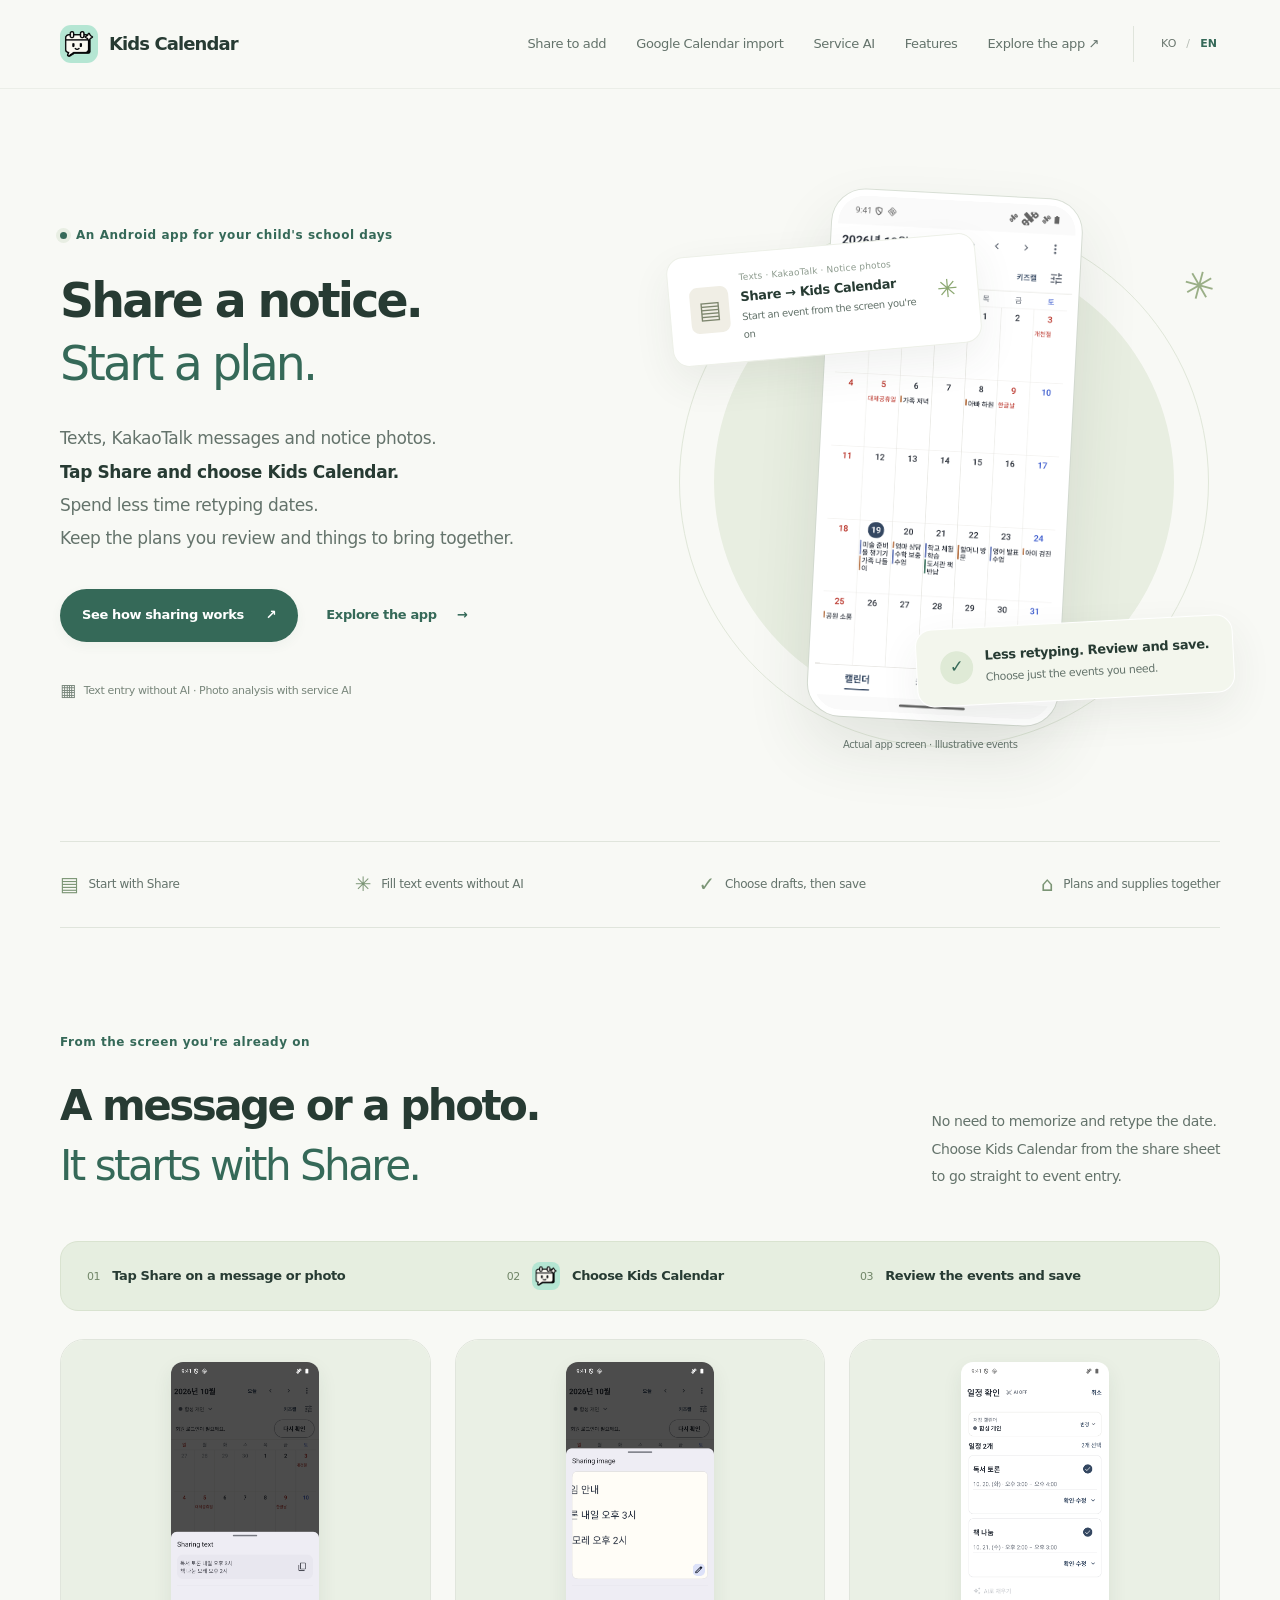
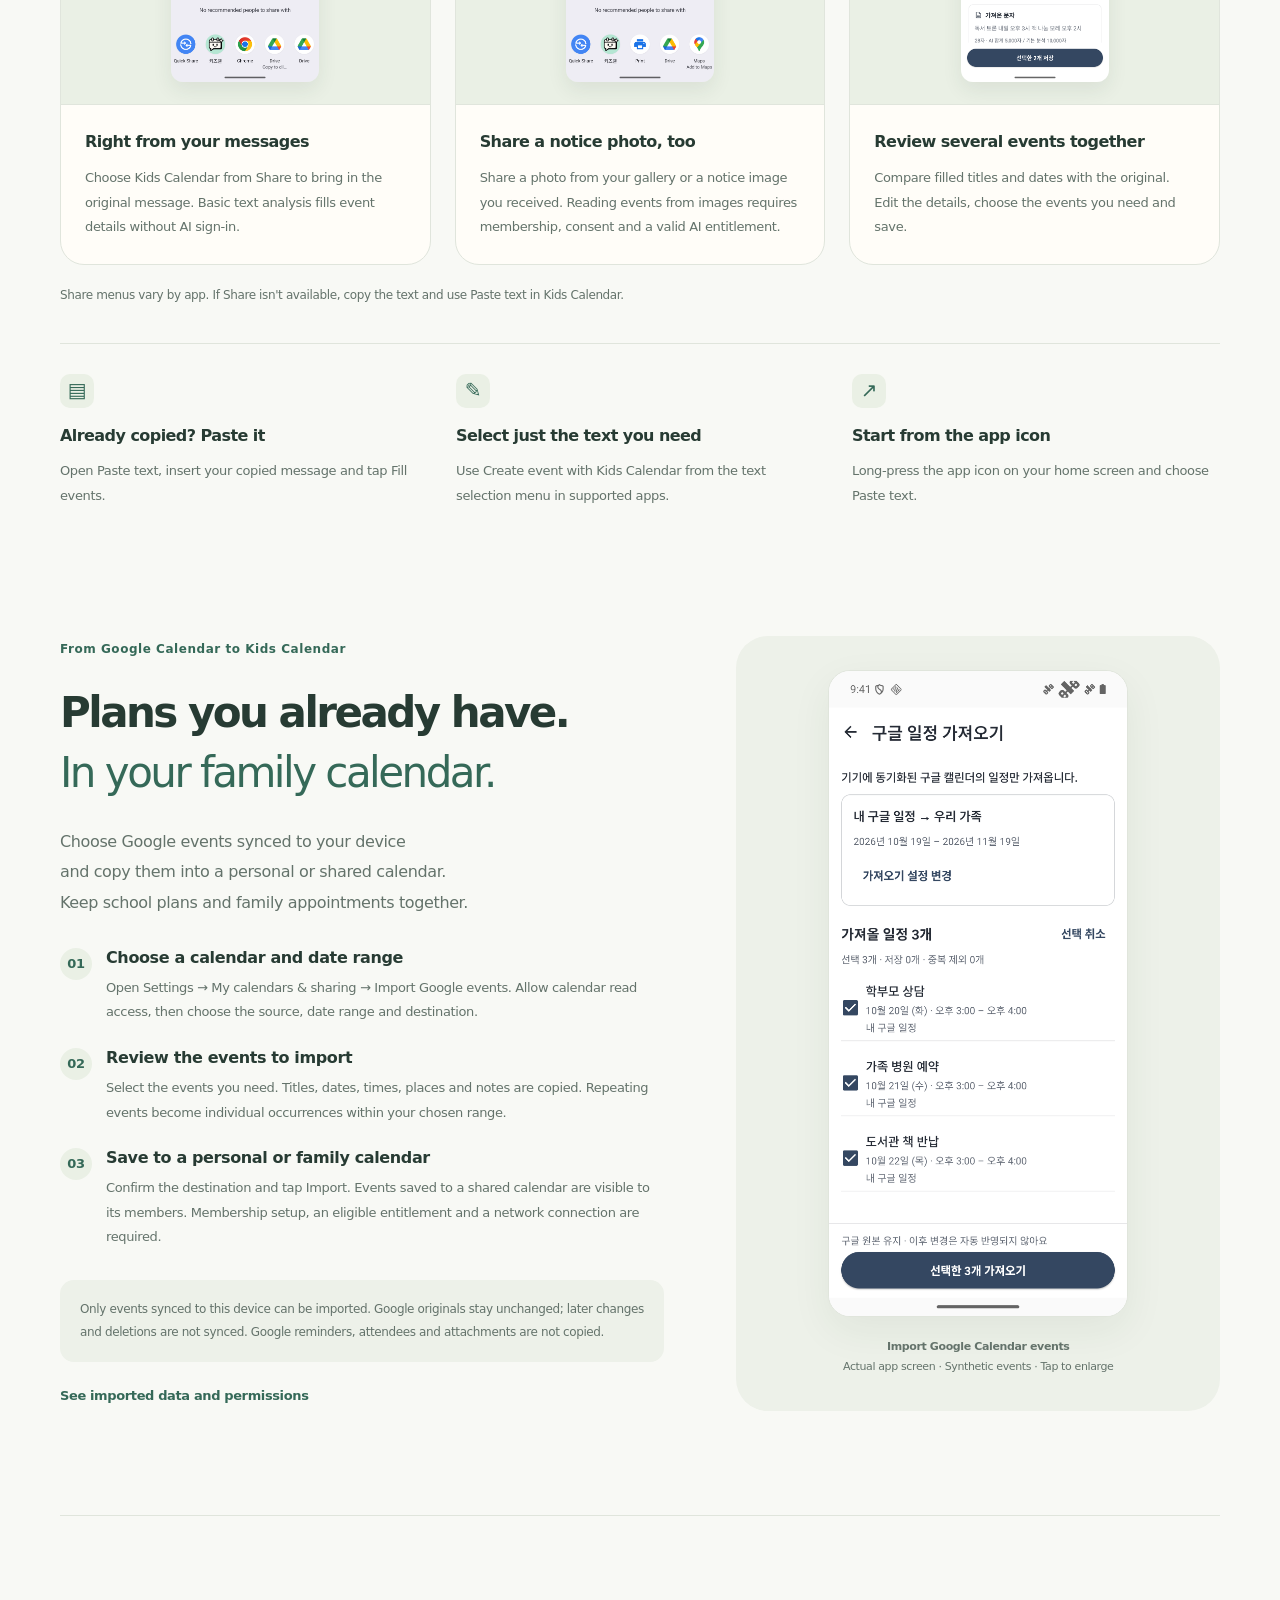
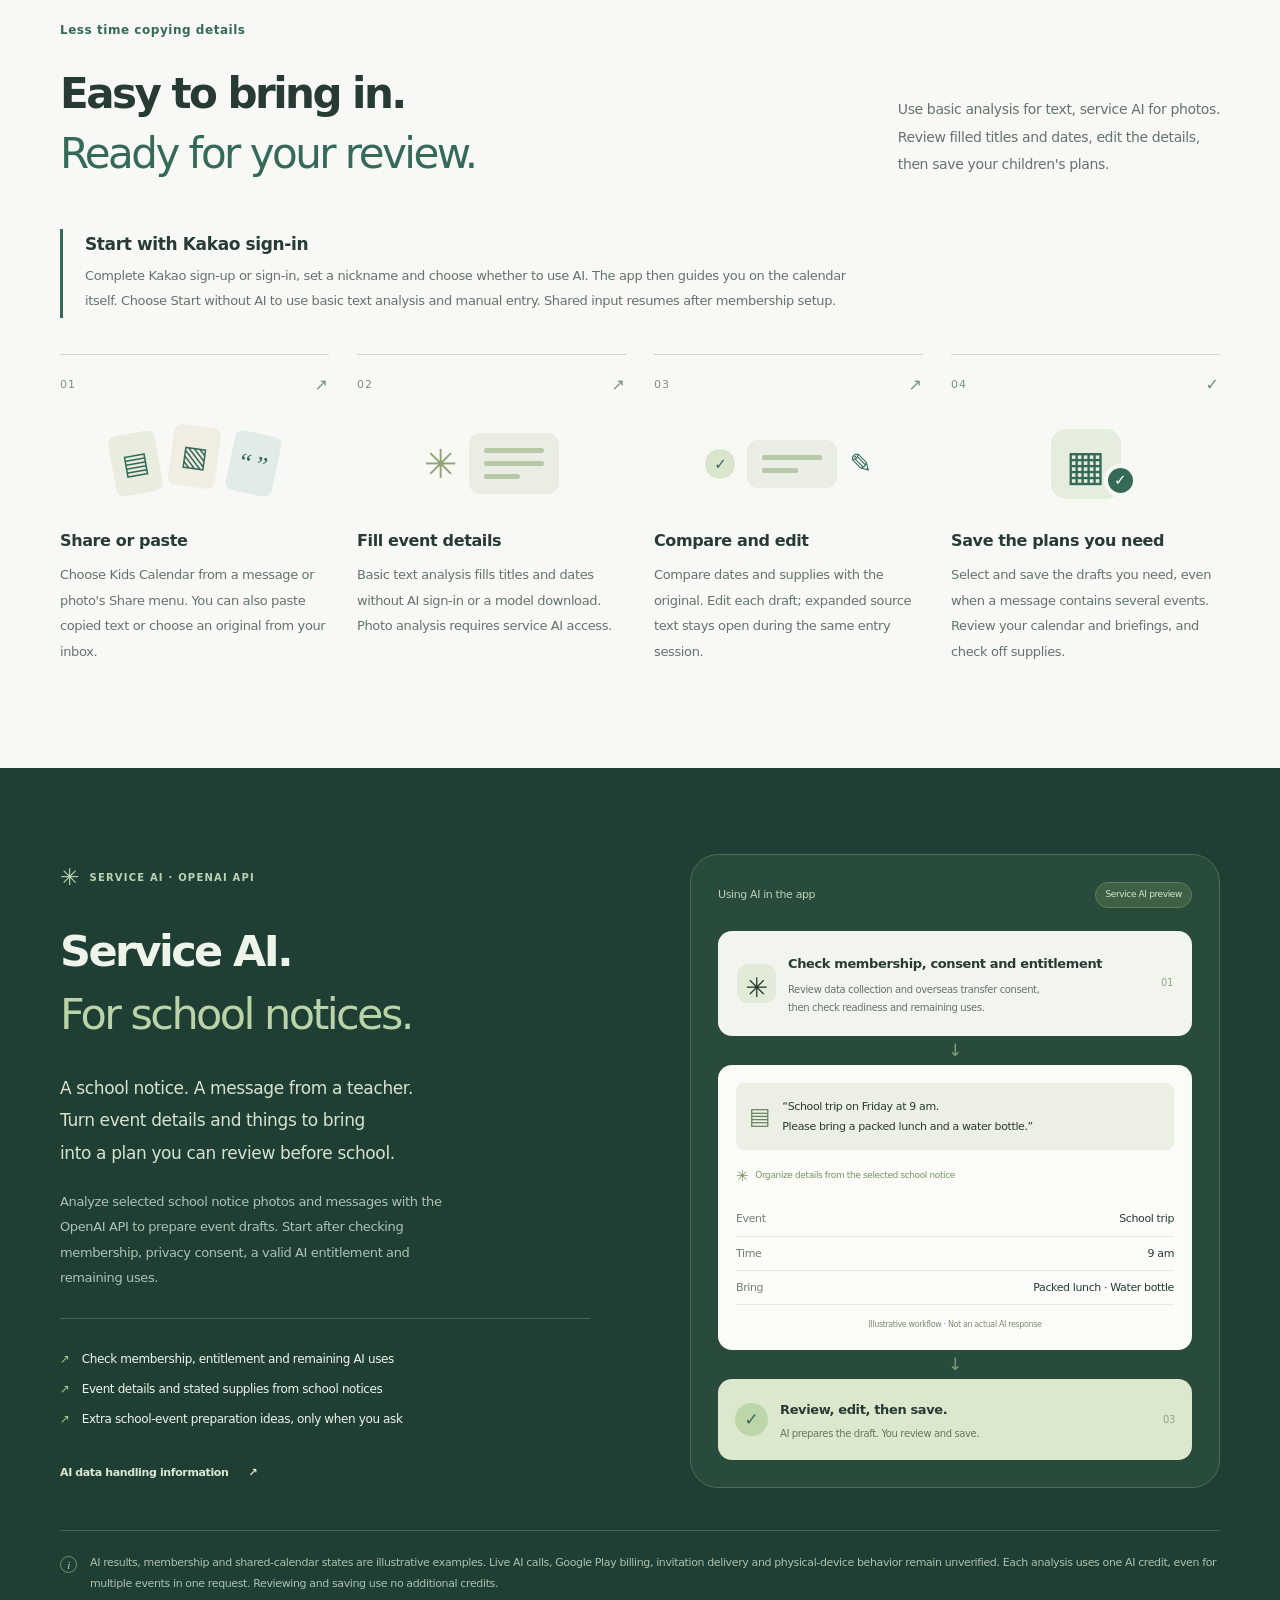
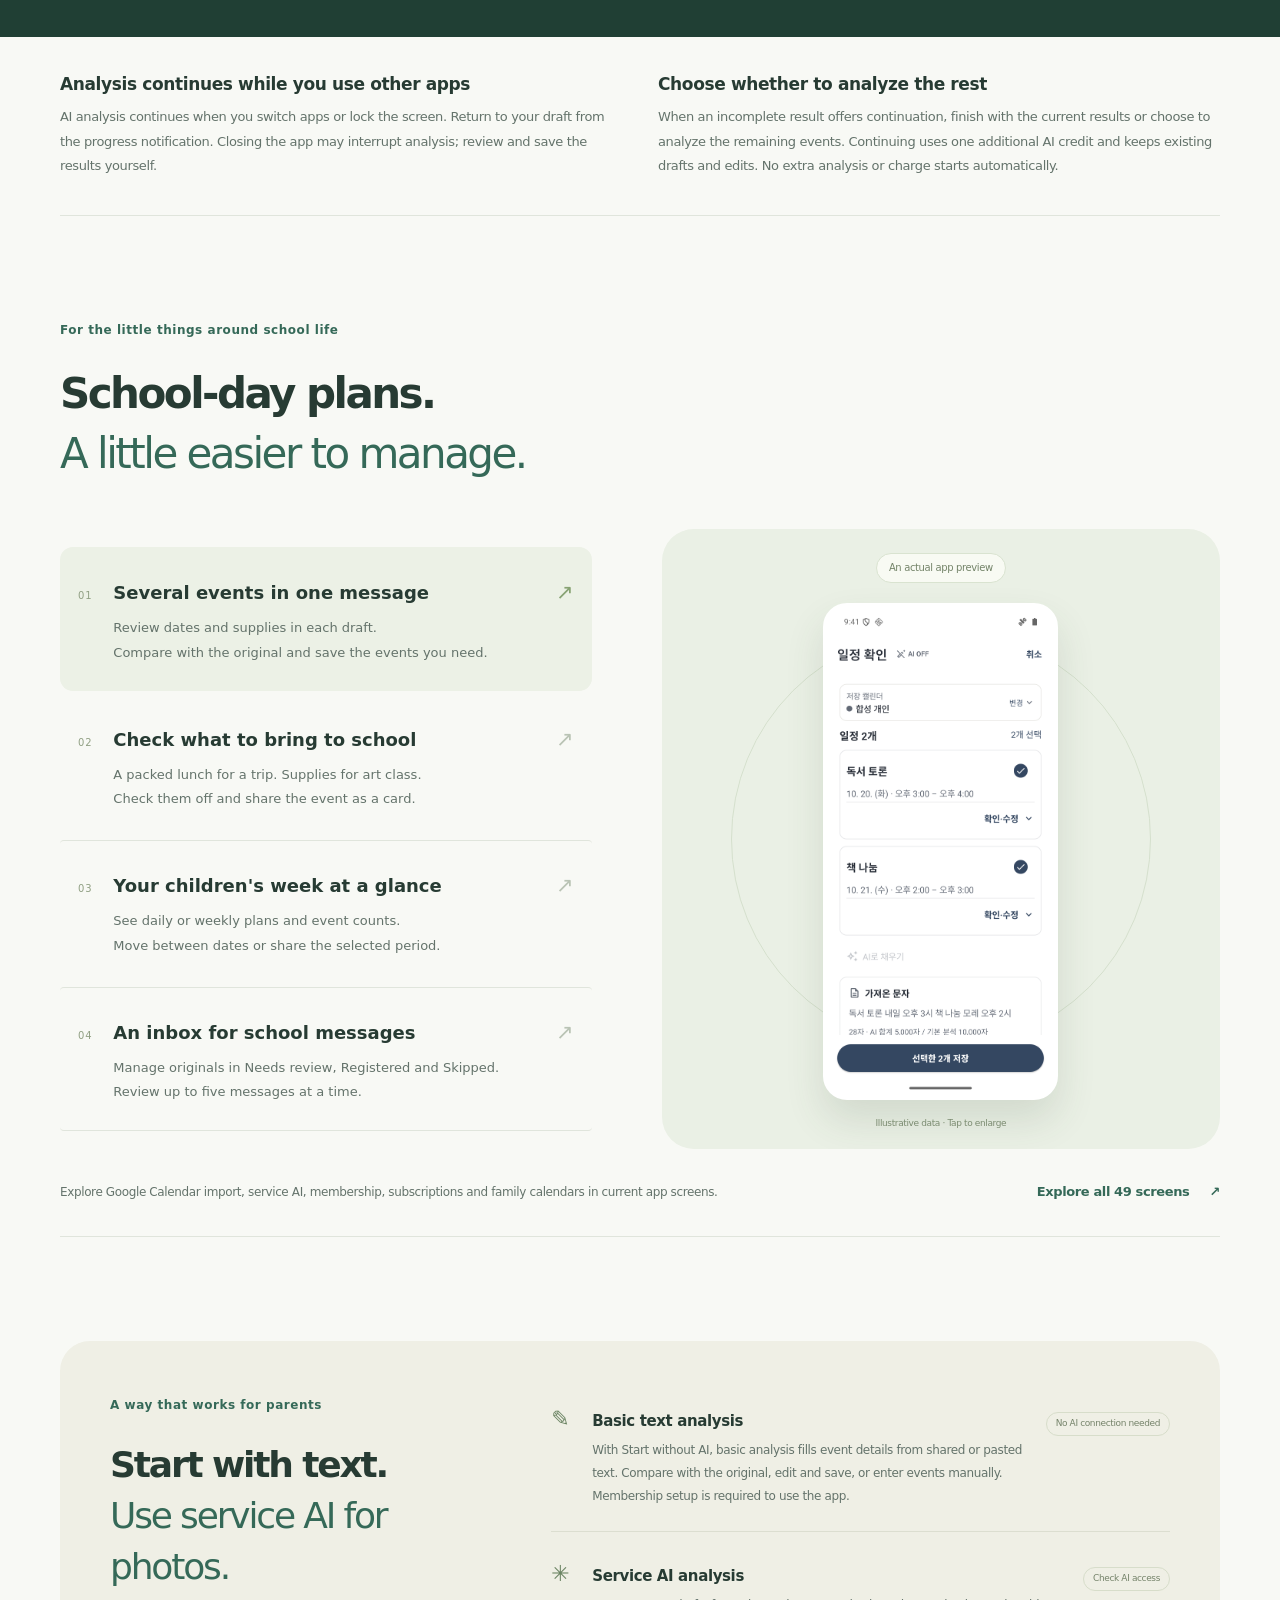
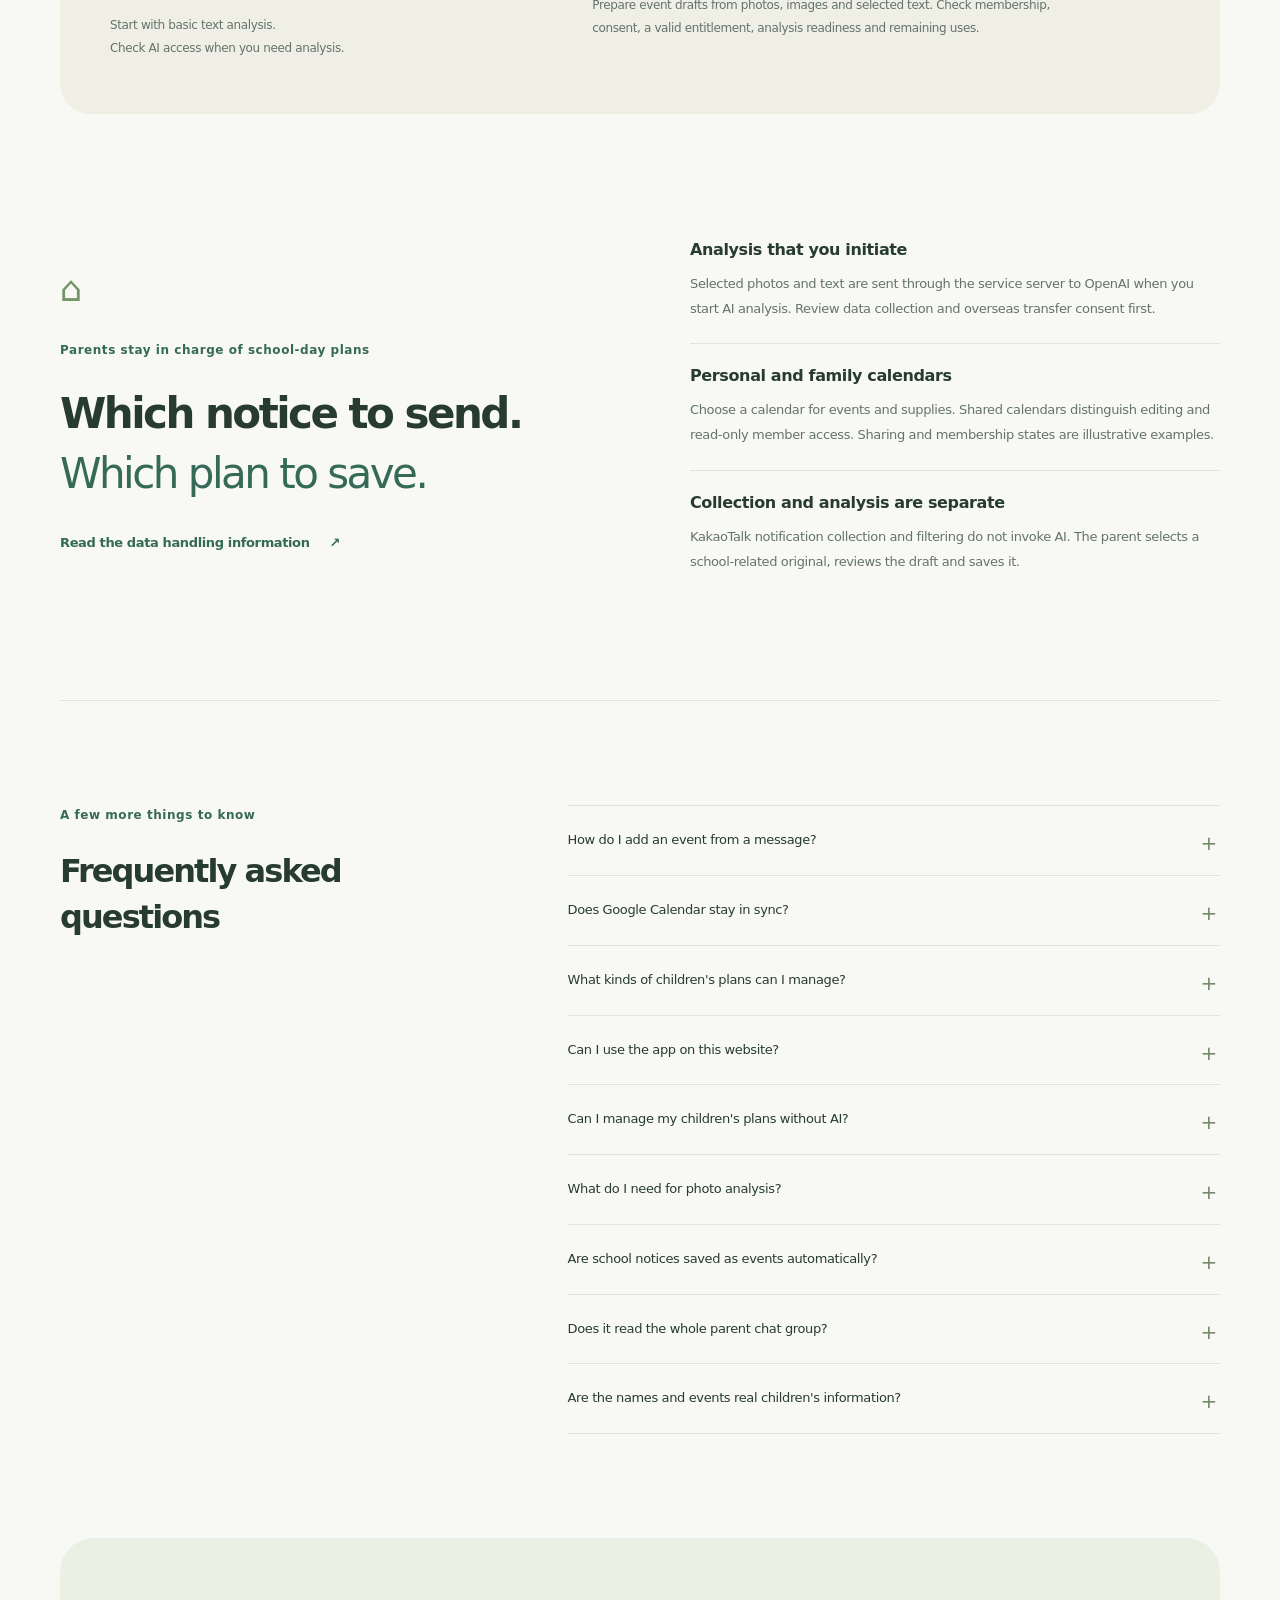
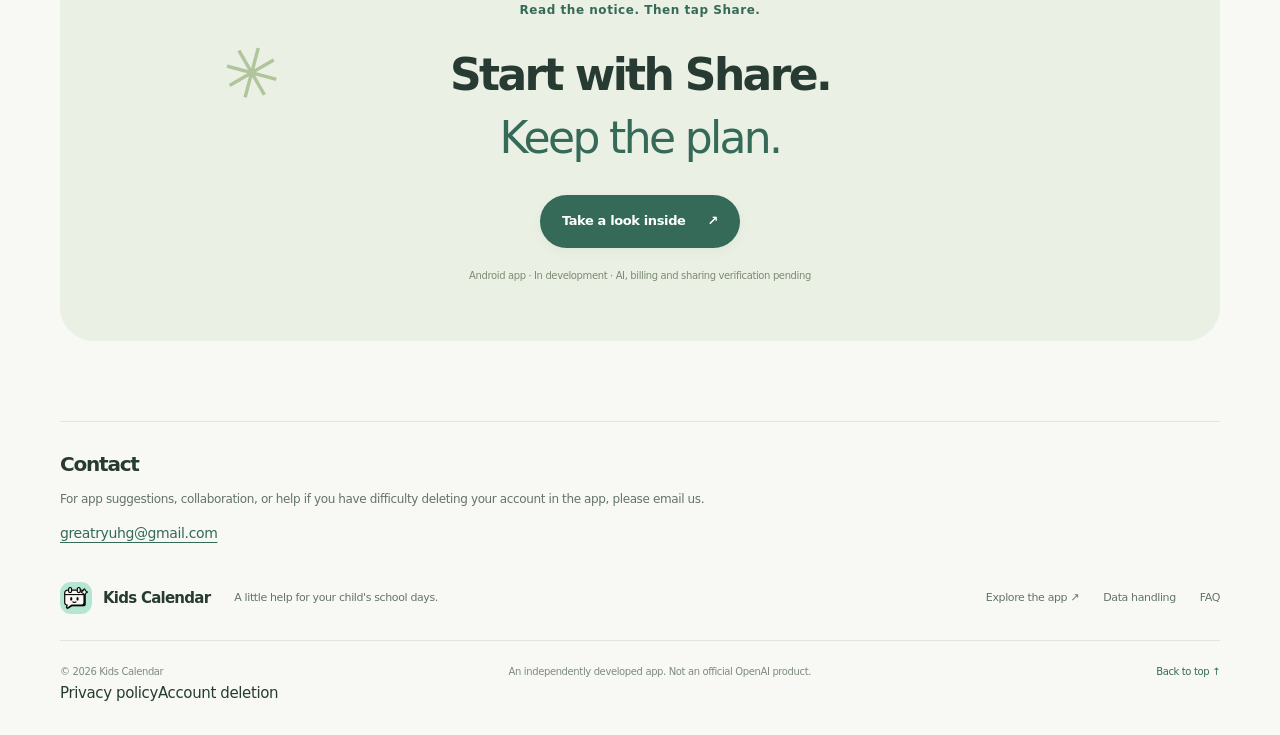
<file: index.html>
<!doctype html>
<html lang="ko">
<head>
  <meta charset="utf-8">
  <meta name="viewport" content="width=device-width, initial-scale=1">
  <meta name="theme-color" content="#f7f8f3">
  <meta name="description" content="문자·카톡·안내문 사진을 공유해 아이들 일정으로 정리하세요. 기기에 동기화된 구글 일정도 개인·가족 공유 캘린더로 가져올 수 있습니다.">
  <meta property="og:type" content="website">
  <meta property="og:title" content="키즈캘 — 받은 알림을, 바로 일정으로">
  <meta property="og:description" content="문자·카톡·안내문 사진을 공유해 아이들 일정으로 정리하세요. 기기에 동기화된 구글 일정도 개인·가족 공유 캘린더로 가져올 수 있습니다.">
  <meta property="og:locale" content="ko_KR">
  <meta property="og:locale:alternate" content="en_US">
  <title>키즈캘 — 받은 알림을, 바로 일정으로</title>
  <link rel="icon" href="assets/favicon-32.png?v=20261013-1" type="image/png" sizes="32x32"><link rel="icon" href="assets/favicon-48.png?v=20261013-1" type="image/png" sizes="48x48"><link rel="apple-touch-icon" href="assets/apple-touch-icon.png?v=20261013-1" sizes="180x180">
  <link rel="stylesheet" href="styles.css?v=20261020-privacy-1">
  <script src="app.js?v=20261023-privacy-2" defer></script>
</head>
<body data-page="home">
  <a class="skip-link" href="#main" data-i18n="skip">본문으로 건너뛰기</a>
  <header class="site-header">
    <div class="header-inner container">
      <a class="brand" href="index.html" aria-label="키즈캘 홈" data-i18n-aria="homeLabel">
        <img src="assets/app-icon.png" width="38" height="38" alt="">
        <span data-i18n="brand">키즈캘</span>
      </a>
      <nav id="main-nav" class="main-nav" aria-label="주 메뉴" data-i18n-aria="navLabel">
        <a href="#share" data-i18n="navShare">공유로 일정 등록</a>
        <a href="#google-calendar" data-i18n="navGoogle">구글 일정 가져오기</a>
        <a href="#chatgpt" data-i18n="navAi">서비스 AI</a>
        <a href="#features" data-i18n="navFeatures">주요 기능</a>
        <a href="guide.html" data-i18n="navGuide">화면 둘러보기 <span aria-hidden="true">↗</span></a>
      </nav>
      <div class="header-actions">
        <div class="language-switch" role="group" aria-label="언어 선택 / Language">
          <button type="button" data-language="ko" aria-pressed="true" lang="ko">KO</button>
          <span aria-hidden="true">/</span>
          <button type="button" data-language="en" aria-pressed="false" lang="en">EN</button>
        </div>
        <button class="menu-toggle" type="button" aria-controls="main-nav" aria-expanded="false" aria-label="메뉴 열기" data-i18n-aria="menuLabel"><span></span><span></span></button>
      </div>
    </div>
  </header>

  <main id="main">
    <section class="hero container">
      <div class="hero-copy">
        <p class="eyebrow"><span class="status-dot"></span><span data-i18n="heroEyebrow">아이들 학교 일정을 챙기는 Android 앱</span></p>
        <h1 data-i18n="heroTitle">받은 알림을,<br><em>바로 일정으로.</em></h1>
        <p class="hero-description" data-i18n="heroDescription">문자도, 카톡도, 안내문 사진도.<br><strong>공유하기에서 키즈캘를 선택하세요.</strong><br>날짜를 다시 옮겨 적는 수고는 줄이고,<br>확인한 일정과 준비물은 한곳에 담아요.</p>
        <div class="hero-buttons">
          <a class="button button-primary" href="#share"><span data-i18n="heroPrimary">공유로 등록하는 방법</span><span aria-hidden="true">↗</span></a>
          <a class="text-link" href="guide.html"><span data-i18n="heroSecondary">실제 앱 화면 보기</span><span aria-hidden="true">→</span></a>
        </div>
        <div class="hero-footnote"><span class="small-calendar" aria-hidden="true">▦</span><span data-i18n="heroNote">문자 등록은 AI 연결 없이 · 사진 분석은 서비스 AI로</span></div>
      </div>
      <div class="hero-visual">
        <div class="hero-orbit" aria-hidden="true"></div>
        <div class="hero-orbit orbit-two" aria-hidden="true"></div>
        <div class="floating-note source-note">
          <span class="note-icon" aria-hidden="true">▤</span>
          <div><span class="micro-label" data-i18n="sourceLabel">문자 · 카톡 · 안내문 사진</span><strong data-i18n="sourceTitle">공유하기 → 키즈캘</strong><span data-i18n="sourceDetail">보던 화면에서 바로 일정 등록 시작</span></div>
          <span class="note-spark" aria-hidden="true">✳</span>
        </div>
        <figure class="hero-phone">
          <div class="phone-shell"><img src="assets/images/01-calendar.png?v=20261019" width="1170" height="2532" fetchpriority="high" alt="키즈캘의 최신 월간 캘린더, 설명용 예시 일정 화면" data-i18n-alt="heroImage"></div>
          <figcaption data-i18n="heroCaption">실제 앱 화면 · 설명용 예시 일정</figcaption>
        </figure>
        <div class="floating-note saved-note"><span class="round-check" aria-hidden="true">✓</span><div><strong data-i18n="savedTitle">다시 적는 대신, 확인하고 저장.</strong><span data-i18n="savedDetail">여러 일정도 필요한 것만 골라요.</span></div></div>
        <span class="visual-star" aria-hidden="true">✳</span>
      </div>
    </section>

    <div class="principles container" aria-label="앱의 핵심 특징" data-i18n-aria="principlesLabel">
      <p><span aria-hidden="true">▤</span><span data-i18n="principle1">공유에서 바로 일정 등록</span></p>
      <p><span aria-hidden="true">✳</span><span data-i18n="principle2">AI 없이 문자 일정 채우기</span></p>
      <p><span aria-hidden="true">✓</span><span data-i18n="principle3">여러 일정도 골라서 저장</span></p>
      <p><span aria-hidden="true">⌂</span><span data-i18n="principle4">일정과 준비물을 한곳에</span></p>
    </div>


    <section id="share" class="section container share-section">
      <div class="section-heading heading-split">
        <div><p class="eyebrow" data-i18n="shareEyebrow">보던 화면에서 바로, 키즈캘로</p><h2 data-i18n="shareTitle">메시지든 사진이든,<br><em>시작은 공유하기.</em></h2></div>
        <p data-i18n="shareDescription">날짜를 외워서 옮겨 적지 않아도 돼요.<br>공유 목록에서 키즈캘를 고르면<br>일정 등록으로 바로 이어집니다.</p>
      </div>
      <ol class="share-route">
        <li><span>01</span><strong data-i18n="shareStep1">문자·카톡·사진에서 공유하기</strong></li>
        <li><span>02</span><img src="assets/app-icon.png" width="28" height="28" alt=""><strong data-i18n="shareStep2">키즈캘 선택</strong></li>
        <li><span>03</span><strong data-i18n="shareStep3">일정 확인 후 저장</strong></li>
      </ol>
      <div class="share-grid">

        <article class="share-card">
          <button type="button" class="screenshot-button share-screen" data-image="assets/images/33-share-text.png?v=20261019" data-image-title="문자·카톡을 읽던 그 자리에서" data-image-key="shareTextTitle" aria-label="미리보기 화면 크게 보기" data-i18n-aria="enlargeImage"><img src="assets/images/33-share-text.png?v=20261019" width="1170" height="2532" loading="lazy" alt="Android 문자 공유 목록에 키즈캘가 표시된 실제 화면" data-i18n-alt="shareTextAlt"></button>
          <div class="share-card-copy"><h3 data-i18n="shareTextTitle">문자·카톡을 읽던 그 자리에서</h3><p data-i18n="shareTextBody">공유하기에서 키즈캘를 선택하면 원문을 가져와요. 문자 속 일정은 AI 연결 없이 기본 분석으로 채울 수 있어요.</p></div>
        </article>

        <article class="share-card">
          <button type="button" class="screenshot-button share-screen" data-image="assets/images/34-share-image.png?v=20261019" data-image-title="안내문 사진도 공유로 간편하게" data-image-key="shareImageTitle" aria-label="미리보기 화면 크게 보기" data-i18n-aria="enlargeImage"><img src="assets/images/34-share-image.png?v=20261019" width="1170" height="2532" loading="lazy" alt="Android 이미지 공유 목록에 키즈캘가 표시된 실제 화면" data-i18n-alt="shareImageAlt"></button>
          <div class="share-card-copy"><h3 data-i18n="shareImageTitle">안내문 사진도 공유로 간편하게</h3><p data-i18n="shareImageBody">갤러리의 사진이나 전달받은 안내문 이미지도 공유해서 가져오세요. 사진 속 일정 분석에는 회원·동의·유효한 AI 이용권이 필요해요.</p></div>
        </article>

        <article class="share-card">
          <button type="button" class="screenshot-button share-screen" data-image="assets/images/35-shared-text-review.png?v=20261019" data-image-title="여러 일정도 한 번에 확인" data-image-key="shareReviewTitle" aria-label="미리보기 화면 크게 보기" data-i18n-aria="enlargeImage"><img src="assets/images/35-shared-text-review.png?v=20261019" width="1170" height="2532" loading="lazy" alt="공유한 문자에서 독서 토론과 책 나눔 일정 후보를 확인하는 화면" data-i18n-alt="shareReviewAlt"></button>
          <div class="share-card-copy"><h3 data-i18n="shareReviewTitle">여러 일정도 한 번에 확인</h3><p data-i18n="shareReviewBody">제목과 날짜가 채워진 후보를 원문과 비교하세요. 필요한 내용을 고치고 원하는 일정만 골라 저장하면 끝.</p></div>
        </article>

      </div>
      <p class="share-note" data-i18n="shareNotice">공유 메뉴는 사용하는 앱에 따라 다를 수 있어요. 공유가 보이지 않으면 복사 후 문자 붙여넣기로 시작하세요.</p>
      <div class="quick-entry-grid">
        <article><span class="quick-icon" aria-hidden="true">▤</span><h3 data-i18n="quickPasteTitle">복사한 문자는 붙여넣기</h3><p data-i18n="quickPasteBody">문자 붙여넣기를 열어 복사한 글을 넣고 일정 채우기를 누르세요.</p></article>
        <article><span class="quick-icon" aria-hidden="true">✎</span><h3 data-i18n="quickSelectTitle">필요한 글만 선택해 등록</h3><p data-i18n="quickSelectBody">텍스트 선택 메뉴의 ‘키즈캘로 일정 만들기’로도 시작해요. 지원 앱에서 사용할 수 있어요.</p></article>
        <article><span class="quick-icon" aria-hidden="true">↗</span><h3 data-i18n="quickShortcutTitle">앱 아이콘에서 바로 시작</h3><p data-i18n="quickShortcutBody">홈 화면에서 앱 아이콘을 길게 누르고 ‘문자 붙여넣기’를 선택하세요.</p></article>
      </div>
    </section>


    <section id="google-calendar" class="section container google-section" aria-labelledby="google-title">
      <div class="google-copy">
<p class="eyebrow" data-i18n="googleEyebrow">구글 캘린더에서 키즈캘로</p>
<h2 id="google-title" data-i18n="googleTitle">이미 있는 일정도,<br><em>가족의 캘린더에.</em></h2>
<p class="google-lead" data-i18n="googleLead">기기에 동기화된 구글 일정을 골라<br>개인·공유 캘린더로 가져오세요.<br>학교 일정과 가족 약속을 함께 챙길 수 있어요.</p>
        <ol class="google-steps">
<li><h3 data-i18n="googleStep1Title">캘린더와 기간 선택</h3><p data-i18n="googleStep1Body">설정 → 내 캘린더·공유 → 구글 일정 가져오기에서 캘린더 읽기 권한을 허용하고, 원본 캘린더·기간·저장 대상을 골라요.</p></li>
<li><h3 data-i18n="googleStep2Title">가져올 일정 확인</h3><p data-i18n="googleStep2Body">목록에서 필요한 일정을 선택해요. 제목·날짜·시간·장소·메모를 가져오며, 반복 일정은 선택한 기간의 회차를 개별 일정으로 복사해요.</p></li>
<li><h3 data-i18n="googleStep3Title">내 캘린더 또는 가족 캘린더에 저장</h3><p data-i18n="googleStep3Body">저장 대상을 다시 확인하고 가져오기를 눌러요. 공유 캘린더에 저장하면 해당 멤버도 볼 수 있어요. 회원 설정·이용권과 네트워크 연결이 필요해요.</p></li>
</ol><p class="google-scope" data-i18n="googleScope">기기에 동기화된 일정만 가져와요. 구글 원본은 유지되며, 가져온 뒤의 변경·삭제는 자동 반영되지 않아요. 구글의 알림·참석자·첨부파일은 복사하지 않습니다.</p><a class="text-link" href="data.html#google-import" data-i18n="googleDataLink">가져오는 정보와 권한 확인</a>
      </div>
<figure class="google-preview"><button class="screenshot-button google-screen" type="button" data-image="assets/images/49-google-calendar-import.png?v=20261019" data-image-key="googleImageTitle" aria-label="미리보기 화면 크게 보기" data-i18n-aria="enlargeImage"><img src="assets/images/49-google-calendar-import.png?v=20261019" width="1170" height="2532" loading="lazy" alt="기기에 동기화된 구글 일정 3개를 우리 가족 캘린더로 가져오는 선택 화면" data-i18n-alt="googleImageAlt"></button><figcaption><strong data-i18n="googleImageTitle">구글 일정 가져오기</strong><br><span data-i18n="googleCaption">실제 앱 화면 · 합성 예시 일정 · 눌러서 크게 보기</span></figcaption></figure>
    </section>

    <section id="workflow" class="section container">
      <div class="section-heading heading-split">
        <div><p class="eyebrow" data-i18n="workflowEyebrow">다시 입력하는 시간을 줄여요</p><h2 data-i18n="workflowTitle">가져오는 건 간편하게,<br><em>저장 전 확인은 꼼꼼하게.</em></h2></div>
        <p data-i18n="workflowDescription">문자는 기본 분석으로, 사진은 서비스 AI로.<br>제목과 날짜를 채운 뒤 필요한 내용을 고치고,<br>저장하면 아이들 일정이 됩니다.</p>
      </div>
      <div class="onboarding-note"><h3 data-i18n="onboardingTitle">처음에는 카카오로 시작하세요</h3><p data-i18n="onboardingBody">카카오 가입·로그인 → 별명 → AI 사용 선택을 마치면 실제 달력에서 사용 안내를 볼 수 있어요. AI 없이 시작하기를 선택해도 기본 문자 분석과 직접 입력을 사용할 수 있습니다. 공유로 가져온 입력은 회원 설정 뒤 이어집니다.</p></div>
      <div class="workflow-grid">
        <article class="workflow-step"><span class="step-index">01 <span aria-hidden="true">↗</span></span><div class="step-illustration input-illustration" aria-hidden="true"><span>▤</span><span>▧</span><span>“ ”</span></div><h3 data-i18n="step1Title">공유하거나 붙여넣기</h3><p data-i18n="step1Body">문자·카톡·사진의 공유하기에서 키즈캘를 선택하세요. 복사한 문자를 붙여넣거나 수집함의 원문을 고를 수도 있어요.</p></article>
        <article class="workflow-step"><span class="step-index">02 <span aria-hidden="true">↗</span></span><div class="step-illustration draft-illustration" aria-hidden="true"><span>✳</span><div><i></i><i></i><i></i></div></div><h3 data-i18n="step2Title">일정 항목 채우기</h3><p data-i18n="step2Body">문자 속 제목과 날짜를 기본 분석으로 채워요. AI 연결이나 모델 설치가 필요 없어요. 사진 분석에는 서비스 AI 이용 조건이 필요합니다.</p></article>
        <article class="workflow-step"><span class="step-index">03 <span aria-hidden="true">↗</span></span><div class="step-illustration review-illustration" aria-hidden="true"><span>✓</span><div><i></i><i></i></div><span>✎</span></div><h3 data-i18n="step3Title">원문과 비교하고 수정</h3><p data-i18n="step3Body">가져온 원문과 날짜·준비물을 비교해요. 후보별 확인·수정에서 항목을 다듬고, 펼친 원문은 같은 등록 과정에서 유지돼요.</p></article>
        <article class="workflow-step"><span class="step-index">04 <span aria-hidden="true">✓</span></span><div class="step-illustration save-illustration" aria-hidden="true"><span>▦</span><span>✓</span></div><h3 data-i18n="step4Title">필요한 일정만 저장</h3><p data-i18n="step4Body">여러 일정도 원하는 후보만 선택해 저장해요. 캘린더와 브리핑에서 확인하고 준비물을 하나씩 체크하세요.</p></article>
      </div>
    </section>

    <section id="chatgpt" class="chatgpt-section">
      <div class="container chatgpt-layout">
        <div class="chatgpt-copy">
          <p class="eyebrow"><span class="gpt-symbol" aria-hidden="true">✳</span> SERVICE AI · OPENAI API</p>
          <h2 data-i18n="gptTitle">서비스 AI가,<br><em>학교 안내를 읽어요.</em></h2>
          <p class="gpt-lead" data-i18n="gptLead">가정통신문 한 장, 선생님 메시지 한 줄.<br>행사 날짜와 준비물을 정리해<br>아이의 학교 가는 날을 함께 준비합니다.</p>
          <p class="gpt-description" data-i18n="gptDescription">직접 선택한 학교 안내문 사진과 메시지를 OpenAI API로 분석해 일정 초안을 채워요. 회원 로그인, 개인정보 처리 동의, 유효한 AI 이용권과 남은 횟수를 확인한 뒤 시작합니다.</p>
          <div class="gpt-benefits">
            <p><span aria-hidden="true">↗</span><span data-i18n="gptBenefit1">회원·이용권과 오늘 남은 AI 횟수 확인</span></p>
            <p><span aria-hidden="true">↗</span><span data-i18n="gptBenefit2">학교 안내 속 행사 일정과 원문 준비물 정리</span></p>
            <p><span aria-hidden="true">↗</span><span data-i18n="gptBenefit3">필요할 때만 요청하는 학교 행사 준비물 추천</span></p>
          </div>
          <a class="text-link light-link" href="data.html" target="_blank" rel="noopener noreferrer"><span data-i18n="gptDocs">AI 데이터 처리 안내</span><span aria-hidden="true">↗</span></a>
        </div>
        <div class="gpt-flow">
          <div class="gpt-flow-top"><span class="flow-overline" data-i18n="gptFlowLabel">앱에서 AI를 사용하는 흐름</span><span class="development-badge" data-i18n="gptStatus">서비스 AI 예시</span></div>
          <div class="connection-card"><span class="connection-mark" aria-hidden="true">✳</span><div><strong data-i18n="gptConnectionTitle">회원·동의·이용권 확인</strong><p data-i18n="gptConnectionBody">개인정보 수집·이용과 국외 이전에 동의하고,<br>분석 준비 상태와 남은 횟수를 확인합니다.</p></div><span class="flow-number">01</span></div>
          <div class="flow-connector" aria-hidden="true">↓</div>
          <div class="analysis-card"><div class="analysis-source"><span aria-hidden="true">▤</span><span data-i18n="gptExample">“금요일 오전 9시, 현장체험학습.<br>도시락과 물병을 챙겨 주세요.”</span></div><div class="analysis-divider"><span aria-hidden="true">✳</span><span data-i18n="gptAnalysis">선택한 학교 안내에서 항목 정리</span></div><div class="draft-fields"><p><span data-i18n="fieldTitle">일정</span><strong data-i18n="fieldTitleValue">현장체험학습</strong></p><p><span data-i18n="fieldTime">시각</span><strong data-i18n="fieldTimeValue">오전 9시</strong></p><p><span data-i18n="fieldSupplies">준비물</span><strong data-i18n="fieldSuppliesValue">도시락 · 물병</strong></p></div><span class="illustrative-label" data-i18n="gptExampleLabel">연동 흐름 설명용 예시 · 실제 AI 응답 아님</span></div>
          <div class="flow-connector" aria-hidden="true">↓</div>
          <div class="review-card"><span class="round-check" aria-hidden="true">✓</span><div><strong data-i18n="gptReviewTitle">확인하고, 수정하고, 저장.</strong><p data-i18n="gptReviewBody">AI는 초안을, 확인과 저장은 보호자가.</p></div><span class="flow-number">03</span></div>
        </div>
      </div>
      <div class="container"><div class="integration-note"><span class="note-circle" aria-hidden="true">i</span><p data-i18n="gptNotice">화면의 AI 결과와 회원·공유 캘린더 상태는 설명용 예시입니다. 실제 AI 호출, Google Play 결제, 초대 발송과 실기기 동작은 미검증입니다. AI는 분석 1건당 1회를 사용하며, 여러 일정도 한 번의 분석이면 1회입니다. 확인·저장에는 추가 차감이 없습니다.</p></div></div>
    </section>

    <div class="container ai-updates"><article><h3 data-i18n="aiBackgroundTitle">다른 앱을 쓰는 동안에도 분석</h3><p data-i18n="aiBackgroundBody">AI 분석은 다른 앱으로 이동하거나 화면을 잠가도 이어집니다. 진행 알림에서 작성 중인 일정으로 돌아오세요. 앱을 종료하면 중단될 수 있으며 결과는 확인 후 직접 저장해요.</p></article><article><h3 data-i18n="aiContinueTitle">남은 분석도 직접 선택</h3><p data-i18n="aiContinueBody">이어 분석이 가능한 미완료 결과에서는 현재 결과로 마무리하거나 남은 일정 분석을 선택할 수 있어요. 이어 분석은 AI 1회를 추가로 사용하며 기존 후보·수정 내용은 유지해요. 자동으로 추가 분석하거나 차감하지 않습니다.</p></article></div>
    <section id="features" class="section container">
      <div class="section-heading"><p class="eyebrow" data-i18n="featuresEyebrow">학교생활의 작은 준비까지</p><h2 data-i18n="featuresTitle">아이들 학교생활,<br><em>하나씩 챙겨요.</em></h2></div>
      <div class="feature-showcase">
        <div class="feature-tabs" role="tablist" aria-label="앱 기능 둘러보기" data-i18n-aria="featuresTabLabel">
          <button class="feature-tab" id="tab-candidates" type="button" role="tab" aria-selected="true" aria-controls="feature-panel" tabindex="0" data-feature="candidates"><span class="feature-number">01</span><span><strong data-i18n="feature1Title">한 메시지 속 여러 일정도</strong><span data-i18n="feature1Body">후보별 확인·수정에서 날짜와 준비물을 다듬고,<br>원문을 비교하며 필요한 일정만 골라 저장해요.</span></span><span class="tab-arrow" aria-hidden="true">↗</span></button>
          <button class="feature-tab" id="tab-checklist" type="button" role="tab" aria-selected="false" aria-controls="feature-panel" tabindex="-1" data-feature="checklist"><span class="feature-number">02</span><span><strong data-i18n="feature2Title">등교 전 준비물 체크</strong><span data-i18n="feature2Body">현장체험학습 도시락, 미술 시간 준비물.<br>체크리스트로 챙기고 일정 카드로 공유하세요.</span></span><span class="tab-arrow" aria-hidden="true">↗</span></button>
          <button class="feature-tab" id="tab-briefing" type="button" role="tab" aria-selected="false" aria-controls="feature-panel" tabindex="-1" data-feature="briefing"><span class="feature-number">03</span><span><strong data-i18n="feature3Title">이번 주 아이들 일정을 한눈에</strong><span data-i18n="feature3Body">일별·주별 일정과 개수를 한눈에 살펴보고,<br>날짜를 이동하거나 선택한 기간을 공유하세요.</span></span><span class="tab-arrow" aria-hidden="true">↗</span></button>
          <button class="feature-tab" id="tab-inbox" type="button" role="tab" aria-selected="false" aria-controls="feature-panel" tabindex="-1" data-feature="inbox"><span class="feature-number">04</span><span><strong data-i18n="feature4Title">카카오톡 학교 메시지 모아보기</strong><span data-i18n="feature4Body">확인 필요·일정 등록·건너뜀으로 원문을 관리해요.<br>일정 확인은 한 번에 최대 5개까지 가능해요.</span></span><span class="tab-arrow" aria-hidden="true">↗</span></button>
        </div>
        <div id="feature-panel" class="feature-stage" role="tabpanel" aria-labelledby="tab-candidates" tabindex="0">
          <span class="stage-pill" data-i18n="stageLabel">실제 앱 미리보기</span>
          <button class="screenshot-button feature-phone" type="button" data-image="assets/images/35-shared-text-review.png?v=20261019" data-image-title="여러 일정 선택·검토" aria-label="미리보기 화면 크게 보기" data-i18n-aria="enlargeImage"><img id="feature-image" src="assets/images/35-shared-text-review.png?v=20261019" width="1170" height="2532" loading="lazy" alt="공유한 문자에서 채운 여러 일정 후보를 확인하는 앱 화면" data-i18n-alt="featureImage"></button>
          <p class="stage-caption" data-i18n="stageCaption">설명용 예시 데이터 · 눌러서 크게 보기</p>
        </div>
      </div>
      <div class="gallery-link"><p data-i18n="galleryDescription">구글 일정 가져오기, 서비스 AI, 회원·구독과 가족 공유 캘린더까지. 최신 앱을 실제 화면으로 살펴보세요.</p><a class="text-link" href="guide.html"><span data-i18n="galleryLink">49개 화면 둘러보기</span><span aria-hidden="true">↗</span></a></div>
    </section>

    <section id="ai-options" class="choice-section container">
      <div class="choice-intro"><p class="eyebrow" data-i18n="choiceEyebrow">보호자에게 편한 방식으로</p><h2 data-i18n="choiceTitle">문자로 시작하고,<br><em>사진은 서비스 AI로.</em></h2><p data-i18n="choiceBody">기본 텍스트 분석으로 먼저 시작하세요.<br>필요할 때 AI 이용 조건을 확인하고 분석해요.</p></div>
      <div class="choice-options">
        <article><span class="option-mark" aria-hidden="true">✎</span><div><h3 data-i18n="choiceManualTitle">기본 텍스트 분석</h3><p data-i18n="choiceManualBody">AI 없이 시작하기를 선택하면 공유하거나 붙여넣은 문자에서 기본 분석으로 일정 항목을 채워요. 원문과 비교해 수정한 뒤 저장하세요. 직접 입력도 가능하며 앱 이용에는 회원 설정이 필요해요.</p></div><span class="option-tag" data-i18n="choiceManualTag">AI 연결 없이 분석</span></article>
        <article><span class="option-mark" aria-hidden="true">✳</span><div><h3 data-i18n="choiceGptTitle">서비스 AI 분석</h3><p data-i18n="choiceGptBody">사진·이미지와 선택한 문자를 분석해 일정 초안을 채워요. 회원·동의·유효한 이용권, 분석 준비 상태와 남은 횟수를 확인해야 합니다.</p></div><span class="option-tag" data-i18n="choiceGptTag">이용 조건 확인</span></article>
      </div>
    </section>

    <section id="data" class="section container data-section">
      <div class="data-heading"><span class="data-symbol" aria-hidden="true">⌂</span><p class="eyebrow" data-i18n="dataEyebrow">아이들 일정도 보호자가 선택해요</p><h2 data-i18n="dataTitle">어떤 안내를 보내고,<br><em>어떤 일정을 담을지.</em></h2><a class="text-link" href="data.html"><span data-i18n="dataLink">데이터 처리 안내 읽기</span><span aria-hidden="true">↗</span></a></div>
      <div class="data-details"><article><h3 data-i18n="data1Title">사용자가 시작하는 분석</h3><p data-i18n="data1Body">AI 분석을 시작할 때 선택한 사진과 원문이 서비스 서버를 거쳐 OpenAI로 전달됩니다. 개인정보 수집·이용과 국외 이전 동의 안내를 먼저 확인하세요.</p></article><article><h3 data-i18n="data2Title">개인 캘린더와 가족 공유 캘린더</h3><p data-i18n="data2Body">캘린더를 선택해 일정과 준비물을 관리하고, 공유 캘린더에서 멤버의 편집·읽기 권한을 구분해요. 공유·회원 상태는 예시 화면입니다.</p></article><article><h3 data-i18n="data3Title">수집과 분석은 각각 선택</h3><p data-i18n="data3Body">카카오톡 알림 수집과 필터링 단계에는 AI를 사용하지 않아요. 보호자가 학교 관련 원문을 선택하고 확인한 뒤 저장합니다.</p></article></div>
    </section>

    <section id="faq" class="section container faq-section">
      <div><p class="eyebrow" data-i18n="faqEyebrow">조금 더 궁금한 이야기</p><h2 data-i18n="faqTitle">자주 묻는 질문</h2></div>
      <div class="faq-list">
        <details><summary data-i18n="faqShareQuestion">문자·카톡에서 어떻게 바로 등록하나요?</summary><p data-i18n="faqShareAnswer">메시지나 이미지의 공유하기를 누르고 키즈캘를 선택하세요. 가져온 내용으로 채워진 일정을 확인·수정하고 저장하면 됩니다. 공유 메뉴가 없는 앱에서는 글을 복사한 뒤 키즈캘의 문자 붙여넣기를 이용하세요. 사진 분석은 회원·동의·유효한 AI 이용권이 필요합니다.</p></details>
        <details><summary data-i18n="faqGoogleQuestion">구글 캘린더와 계속 동기화되나요?</summary><p data-i18n="faqGoogleAnswer">현재 기능은 기기에 동기화된 구글 일정을 선택해 복사하는 가져오기입니다. 구글 계정에 있어도 이 기기에 동기화되지 않은 일정은 가져올 수 없어요. 원본은 변경하지 않으며 이후 수정·삭제나 선택 기간 밖의 반복은 자동 반영되지 않습니다. 알림은 복사되지 않으므로 가져온 일정에서 필요한 알림을 설정하세요.</p></details>
        <details><summary data-i18n="faqSchoolQuestion">어떤 아이들 일정에 활용할 수 있나요?</summary><p data-i18n="faqSchoolAnswer">운동회, 현장체험학습, 학부모 상담처럼 날짜와 준비물이 있는 학교 안내를 정리할 때 활용할 수 있습니다. 가정통신문 사진이나 선생님·학부모 메시지를 직접 가져와 필요한 일정을 확인하고 저장하세요. 안내문마다 내용이 다르므로 날짜·시간·준비물은 보호자가 다시 확인합니다.</p></details>
        <details><summary data-i18n="faq1Question">이 웹사이트에서 바로 사용할 수 있나요?</summary><p data-i18n="faq1Answer">키즈캘는 Android에 설치하는 앱입니다. 이 사이트는 제품과 연동 방식을 소개하는 페이지이며, 웹 로그인·AI 분석·일정 저장 기능을 제공하지 않습니다. 현재 개발 중으로 공개 배포 링크는 아직 제공하지 않습니다.</p></details>
        <details><summary data-i18n="faq2Question">AI 없이도 아이들 일정을 관리할 수 있나요?</summary><p data-i18n="faq2Answer">네. 카카오 가입·로그인과 초기 설정은 필요하지만 AI 없이 시작하기를 선택할 수 있어요. 공유하거나 붙여넣은 문자를 기본 텍스트 분석으로 채우고 직접 입력할 수도 있습니다. 이 분석에는 AI 연결·모델 다운로드가 필요 없으며 사진 분석에는 동의·유효한 AI 이용권이 필요합니다.</p></details>
        <details><summary data-i18n="faq3Question">사진 분석에는 무엇이 필요한가요?</summary><p data-i18n="faq3Answer">회원 로그인, 개인정보 수집·이용과 국외 이전 동의, 유효한 AI 이용권이 필요합니다. 분석 준비 상태와 오늘 남은 횟수를 확인하세요. 분석 1건당 1회가 차감되며 확인·저장에는 추가 차감이 없습니다. 화면 속 횟수와 이용권은 예시이며 실제 결제는 미검증입니다.</p></details>
        <details><summary data-i18n="faq4Question">학교 안내가 바로 일정으로 등록되나요?</summary><p data-i18n="faq4Answer">분석 결과는 수정 가능한 초안입니다. 보호자가 아이에게 필요한 일정인지 확인하고 날짜·시간·장소·준비물을 살펴본 뒤 저장해야 등록됩니다. 여러 후보 중 원하는 일정만 선택할 수 있으며, 모호한 정보는 확인이 필요합니다.</p></details>
        <details><summary data-i18n="faq5Question">학부모 채팅방의 전체 대화를 읽나요?</summary><p data-i18n="faq5Answer">사용자가 허용한 Android 알림 접근으로 설정한 채팅방 또는 발신자 이름 조건에 맞는 새 알림 원문을 모읍니다. 전체 대화 기록을 읽지 않으며, 수집·필터 단계에서는 OpenAI에 원문을 보내거나 AI를 실행하지 않습니다.</p></details>
        <details><summary data-i18n="faq6Question">화면 속 이름과 일정은 실제 아이들 정보인가요?</summary><p data-i18n="faq6Answer">모든 이름·일정·메시지는 합성 예시입니다. 실제 앱 화면을 에뮬레이터에서 캡처했으며, AI 결과와 회원·공유 캘린더 상태에는 설명용 예시를 넣었습니다. 실제 AI 호출·결제·초대 발송·실기기 동작은 미검증입니다.</p></details>
      </div>
    </section>

    <section class="closing-section container"><span class="closing-spark" aria-hidden="true">✳</span><p class="eyebrow" data-i18n="closingEyebrow">알림을 읽었다면, 다음은 공유하기</p><h2 data-i18n="closingTitle">공유로 시작하고,<br><em>일정으로 챙기세요.</em></h2><a class="button button-primary" href="guide.html"><span data-i18n="closingCta">키즈캘 둘러보기</span><span aria-hidden="true">↗</span></a><p class="closing-note" data-i18n="closingNote">Android 앱 · 개발 중 · 서비스 AI·결제·공유 기능 검증 준비</p></section>
  </main>

  <section class="contact-section container" aria-labelledby="contact-title"><h2 id="contact-title" data-i18n="contactTitle">문의</h2><p data-i18n="contactBody">앱에 대한 건의, 협업 제안, 또는 앱에서 회원 탈퇴가 어려운 경우 아래 이메일로 연락해 주세요.</p><a href="mailto:greatryuhg@gmail.com">greatryuhg@gmail.com</a></section>
  <footer class="site-footer container"><div class="footer-top"><a class="brand" href="index.html"><img src="assets/app-icon.png" width="32" height="32" alt=""><span data-i18n="brand">키즈캘</span></a><p data-i18n="footerTagline">아이들 학교생활을 챙기는 작은 도움.</p><div class="footer-links"><a href="guide.html" data-i18n="navGuide">화면 둘러보기</a><a href="data.html" data-i18n="footerData">데이터 처리 안내</a><a href="#faq" data-i18n="footerFaq">자주 묻는 질문</a></div></div><div class="footer-bottom"><span>© 2026 <span data-i18n="brand">키즈캘</span></span><span data-i18n="footerDisclaimer">독립적으로 개발하는 앱이며 OpenAI의 공식 제품이 아닙니다.</span><a href="#main" data-i18n="backTop">맨 위로 ↑</a></div><a href="privacy.html" data-i18n="navPrivacy">개인정보처리방침</a><a href="delete-account.html" data-i18n="navDeletion">계정 삭제 요청</a></footer>
  <dialog id="image-dialog" class="image-dialog" aria-labelledby="dialog-title"><div class="dialog-toolbar"><h2 id="dialog-title"></h2><button type="button" class="dialog-close" aria-label="닫기" data-i18n-aria="closeLabel">×</button></div><div class="dialog-image-wrap"><img id="dialog-image" alt=""></div><div class="dialog-navigation"><span class="dialog-count" role="status" aria-live="polite"></span></div></dialog>
  <noscript><div class="noscript-note">Kids Calendar is an Android app that helps parents organize their children's school events. It turns selected school notice photos and messages into editable event drafts. Service AI requires membership, privacy consent and a valid entitlement; live AI calls remain unverified. Every event requires user review and saving. Enable JavaScript to switch languages and enlarge screenshots.</div></noscript>
</body>
</html>
</file>
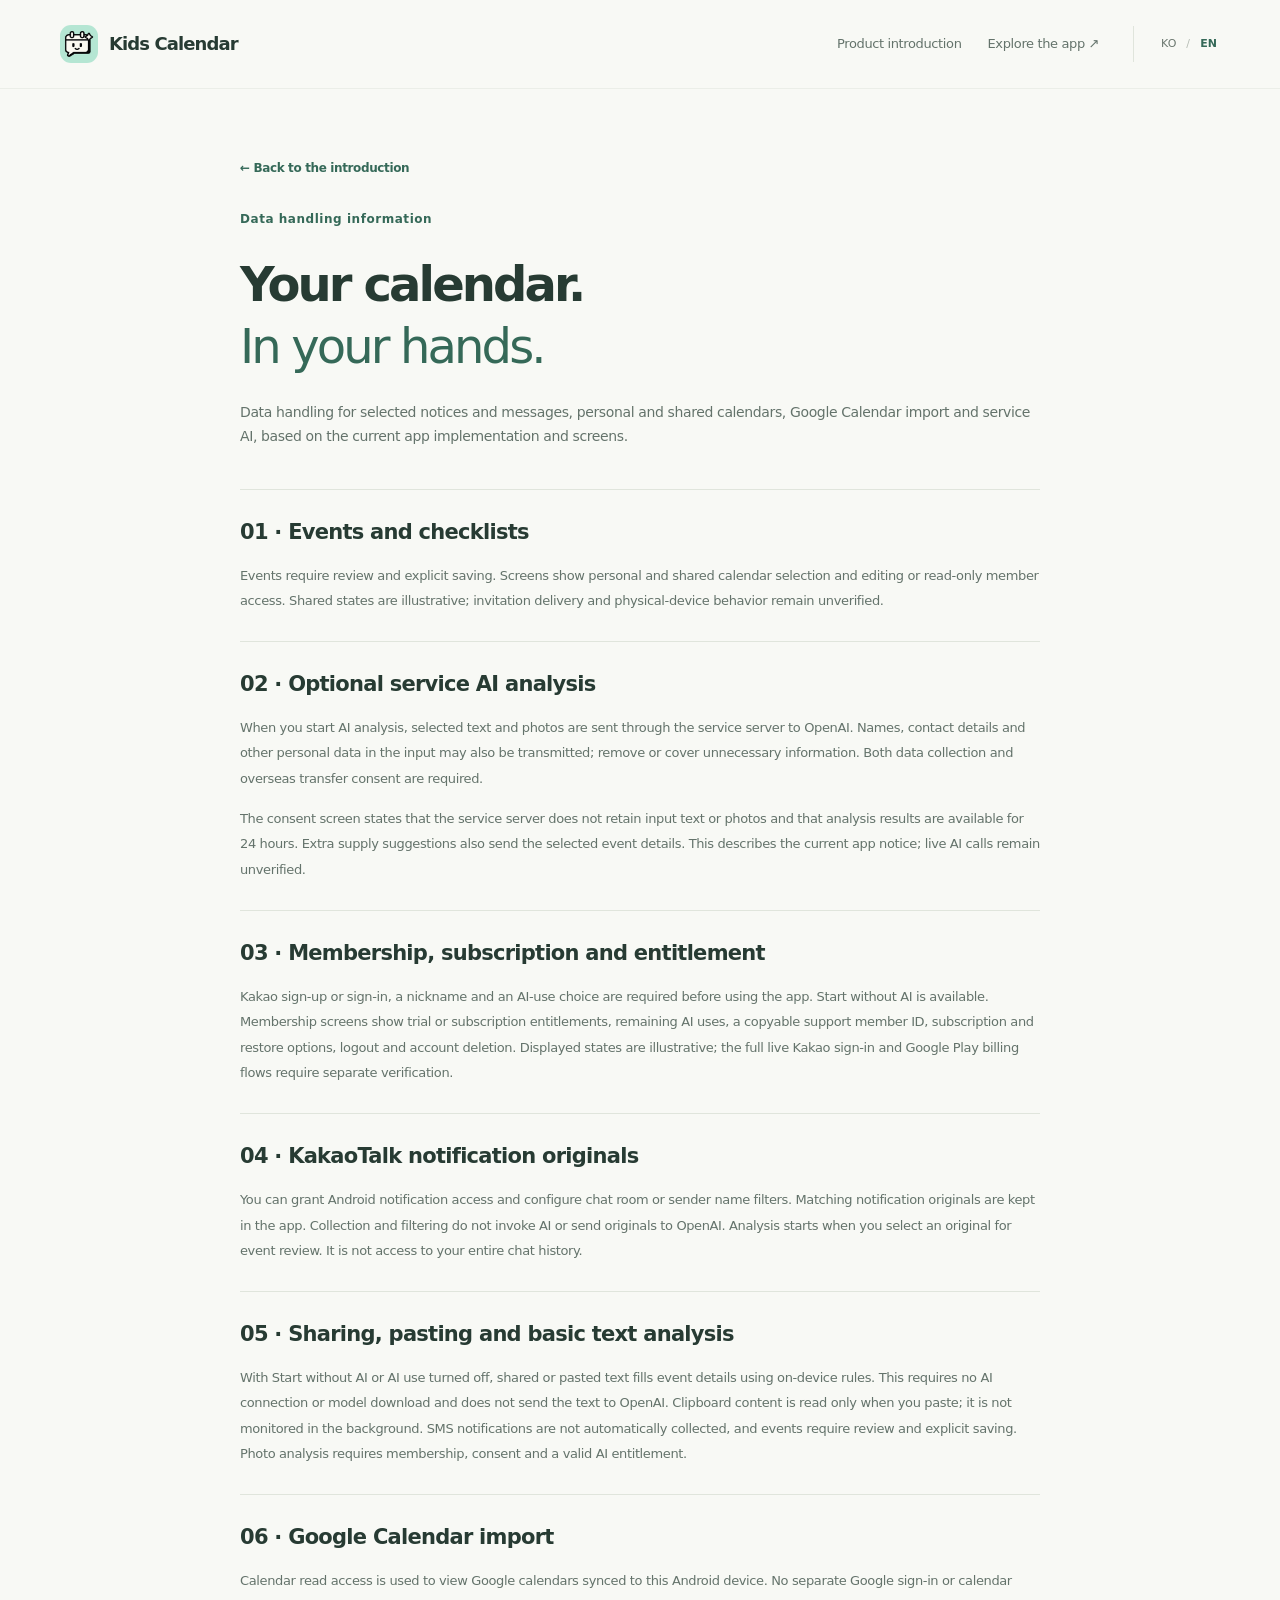
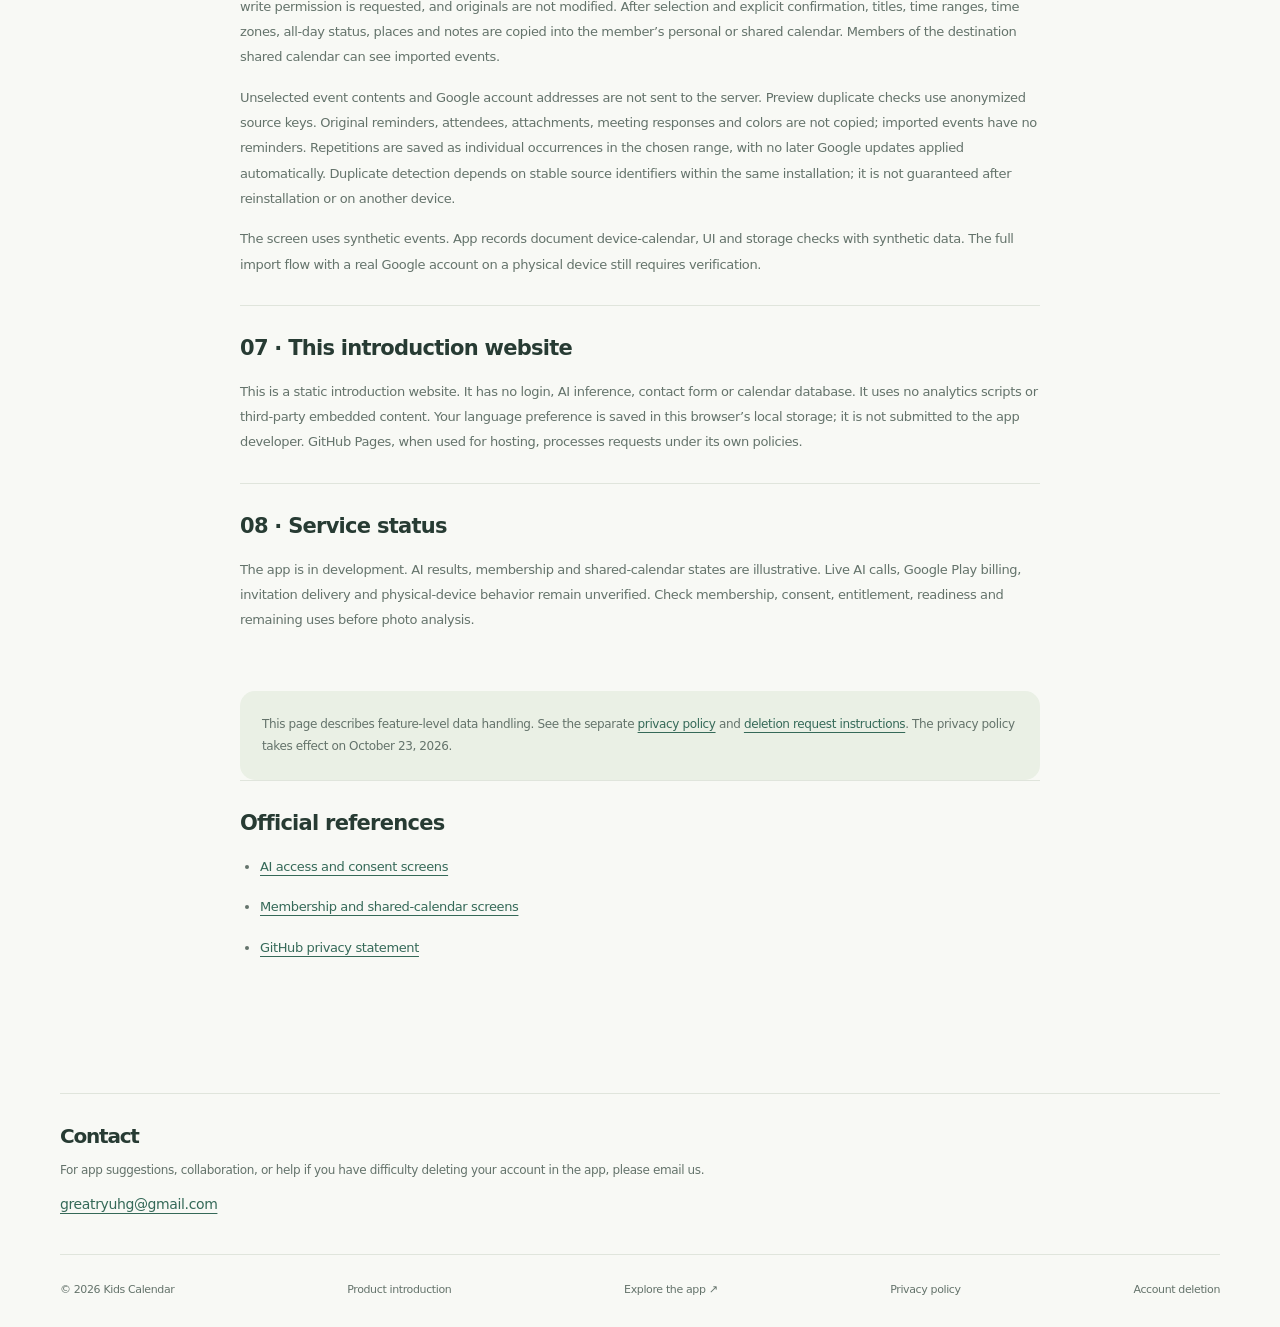
<file: data.html>
<!doctype html>
<html lang="ko">
<head><meta charset="utf-8"><meta name="viewport" content="width=device-width, initial-scale=1"><meta name="theme-color" content="#f7f8f3"><meta name="description" content="학교 안내와 아이들 일정, 개인·공유 캘린더, 서비스 AI와 카카오톡 알림의 데이터 처리 안내입니다."><title>데이터 처리 안내 — 키즈캘</title><link rel="icon" href="assets/favicon-32.png?v=20261013-1" type="image/png" sizes="32x32"><link rel="icon" href="assets/favicon-48.png?v=20261013-1" type="image/png" sizes="48x48"><link rel="apple-touch-icon" href="assets/apple-touch-icon.png?v=20261013-1" sizes="180x180"><link rel="stylesheet" href="styles.css?v=20261020-privacy-1"><script src="app.js?v=20261023-privacy-2" defer></script></head>
<body data-page="data">
  <a class="skip-link" href="#main" data-i18n="skip">본문으로 건너뛰기</a>
  <header class="site-header small-header"><div class="header-inner container"><a class="brand" href="index.html" aria-label="키즈캘 홈" data-i18n-aria="homeLabel"><img src="assets/app-icon.png" width="38" height="38" alt=""><span data-i18n="brand">키즈캘</span></a><nav id="main-nav" class="main-nav" aria-label="주 메뉴" data-i18n-aria="navLabel"><a href="index.html" data-i18n="returnHome">서비스 소개</a><a href="guide.html" data-i18n="navGuide">화면 둘러보기</a></nav><div class="header-actions"><div class="language-switch" role="group" aria-label="언어 선택 / Language"><button type="button" data-language="ko" aria-pressed="true" lang="ko">KO</button><span aria-hidden="true">/</span><button type="button" data-language="en" aria-pressed="false" lang="en">EN</button></div><button class="menu-toggle" type="button" aria-controls="main-nav" aria-expanded="false" aria-label="메뉴 열기" data-i18n-aria="menuLabel"><span></span><span></span></button></div></div></header>
  <main id="main" class="container document-page"><a class="text-link back-link" href="index.html" data-i18n="guideBack">← 서비스 소개로 돌아가기</a><div class="document-header"><p class="eyebrow" data-i18n="dataPageEyebrow">데이터 처리 안내</p><h1 data-i18n="dataPageTitle">내 일정은,<br><em>내 손 안에.</em></h1><p data-i18n="dataPageIntro">선택한 학교 안내와 메시지, 개인·공유 캘린더, 구글 일정 가져오기와 서비스 AI의 데이터 처리 흐름을 현재 앱 구현과 화면 기준으로 설명합니다.</p></div><div class="document-content">
    <article><h2 data-i18n="dataLocalTitle">01 · 일정과 체크리스트</h2><p data-i18n="dataLocalBody">사용자가 내용을 확인하고 직접 저장해야 일정으로 등록됩니다. 개인·공유 캘린더를 선택하고 공유 멤버의 편집·읽기 권한을 관리하는 화면을 제공합니다. 공유 상태는 설명용 예시이며 실제 초대 발송과 실기기 동작은 미검증입니다.</p></article>
    <article><h2 data-i18n="dataAiTitle">02 · 선택적 서비스 AI 분석</h2><p data-i18n="dataAiBody">AI 분석을 시작하면 선택한 문자·사진이 서비스 서버를 거쳐 OpenAI로 전달됩니다. 문자·사진에 포함된 이름·연락처 등 개인정보도 전송될 수 있으므로 불필요한 정보는 지우거나 가려 주세요. 개인정보 수집·이용과 국외 이전 동의가 모두 필요합니다.</p><p data-i18n="dataAiBody2">동의 화면은 서비스 서버가 입력 원문·사진을 보관하지 않으며 분석 결과는 24시간 동안 조회할 수 있다고 안내합니다. 추가 준비물 추천에는 선택한 일정 정보도 전달됩니다. 이 안내는 현재 앱 화면에 표시된 내용이며 실제 AI 호출은 미검증입니다.</p></article>
    <article><h2 data-i18n="dataAuthTitle">03 · 회원·구독과 이용권</h2><p data-i18n="dataAuthBody">앱 이용 전 카카오 가입·로그인, 별명 설정과 AI 사용 선택을 완료해야 합니다. AI 없이 시작하기도 선택할 수 있습니다. 회원 화면에서 체험·구독 이용권, 남은 AI 횟수, 문의용 회원 ID와 복사, 구독 상품 확인·복원, 로그아웃·회원 탈퇴를 제공합니다. 화면의 회원·이용권 상태는 예시이며 실제 카카오 로그인·Google Play 결제의 전체 흐름은 별도 확인 대상입니다.</p></article>
    <article><h2 data-i18n="dataKakaoTitle">04 · 카카오톡 알림 원문</h2><p data-i18n="dataKakaoBody">사용자가 Android 알림 접근 권한을 허용하고 채팅방 또는 발신자 이름 조건을 설정할 수 있습니다. 조건에 맞는 알림 원문을 앱에서 보관합니다. 수집·필터 단계에서 AI를 실행하거나 OpenAI에 원문을 전달하지 않습니다. 사용자가 원문을 선택해 일정 확인을 열었을 때 분석하며 전체 대화 기록을 읽는 기능은 아닙니다.</p></article>
    <article><h2 data-i18n="dataManualTitle">05 · 공유·붙여넣기와 기본 텍스트 분석</h2><p data-i18n="dataManualBody">AI 없이 시작하기를 선택하거나 AI 사용을 끈 경우, 공유·붙여넣은 텍스트는 기기 안의 규칙 기반 분석으로 일정 항목을 채웁니다. AI 연결이나 모델 다운로드가 필요 없으며, 이 분석은 원문을 OpenAI로 보내지 않습니다. 클립보드는 붙여넣기 동작을 할 때만 읽고 백그라운드에서 감시하지 않습니다. 문자 알림을 자동 수집하지 않으며 사용자가 확인 후 저장해야 일정으로 등록됩니다. 사진 분석에는 회원·동의·유효한 AI 이용권이 필요합니다.</p></article>
    <article id="google-import"><h2 data-i18n="dataGoogleTitle">06 · 구글 일정 가져오기</h2><p data-i18n="dataGoogleBody">Android 캘린더 읽기 권한으로 이 기기에 동기화된 구글 캘린더만 조회합니다. 별도의 구글 로그인이나 쓰기 권한은 요청하지 않으며 구글 원본을 수정하지 않습니다. 사용자가 선택하고 저장을 확인한 일정의 제목·기간·시간대·종일 여부·장소·메모를 회원의 개인·공유 캘린더로 복사합니다. 공유 대상의 멤버는 가져온 일정을 볼 수 있습니다.</p><p data-i18n="dataGoogleBody2">선택하지 않은 일정 내용과 구글 계정 주소는 서버로 보내지 않습니다. 미리보기의 중복 확인에는 익명화한 출처 키를 사용합니다. 원래 알림·참석자·첨부파일·회의 응답·색은 복사하지 않고 알림은 없음으로 저장됩니다. 반복은 선택 기간의 개별 회차로 저장하며 이후 구글 변경은 자동 반영하지 않습니다. 같은 설치에서 원본 식별자가 유지되는 범위의 중복을 구분하며 재설치나 다른 기기에서는 중복 판별을 보장하지 않습니다.</p><p data-i18n="dataGoogleStatus">화면은 합성 일정 예시입니다. 앱 문서에는 합성 데이터를 이용한 기기 캘린더·화면·저장 검증이 기록되어 있으며, 실제 구글 계정과 실기기의 전체 가져오기 흐름은 별도 확인 대상입니다.</p></article>
    <article><h2 data-i18n="dataWebsiteTitle">07 · 이 소개 웹사이트</h2><p data-i18n="dataWebsiteBody">정적 제품 소개 사이트로 로그인, AI 분석, 문의 양식이나 일정 데이터베이스가 없습니다. 분석 추적 스크립트와 외부 삽입 콘텐츠를 사용하지 않습니다. 언어 선택은 현재 브라우저의 로컬 저장소에만 저장하며 앱 개발자에게 전송하지 않습니다. GitHub Pages에 호스팅하는 경우 호스팅 요청은 GitHub의 정책에 따라 처리됩니다.</p></article>
    <article><h2 data-i18n="dataStatusTitle">08 · 서비스 상태</h2><p data-i18n="dataStatusBody">앱은 개발 중입니다. AI 결과와 회원·공유 캘린더 상태는 설명용 예시이며 실제 AI 호출, Google Play 결제, 초대 발송과 실기기 동작은 미검증입니다. 사진 분석 전 회원·동의·유효한 이용권과 분석 준비 상태·남은 횟수를 확인해야 합니다.</p></article>
    <div class="document-callout" data-i18n="dataPolicyNote">이 페이지는 기능별 데이터 처리 안내입니다. 전체 <a href="privacy.html">개인정보처리방침</a>과 <a href="delete-account.html">삭제 요청 방법</a>은 별도 페이지에서 확인하세요. 개인정보처리방침은 2026년 10월 23일부터 시행합니다.</div>
    <article><h2 data-i18n="dataSourcesTitle">공식 참고 자료</h2><ul><li><a href="guide.html" target="_blank" rel="noopener noreferrer" data-i18n="dataSourceGpt">앱의 AI 이용·동의 화면</a></li><li><a href="guide.html" target="_blank" rel="noopener noreferrer" data-i18n="dataSourcePermissions">앱의 회원·공유 캘린더 화면</a></li><li><a href="https://docs.github.com/en/site-policy/privacy-policies/github-general-privacy-statement" target="_blank" rel="noopener noreferrer" data-i18n="dataSourceGithub">GitHub 개인정보 처리방침</a></li></ul></article>
  </div></main>
  <section class="contact-section container" aria-labelledby="contact-title"><h2 id="contact-title" data-i18n="contactTitle">문의</h2><p data-i18n="contactBody">앱에 대한 건의, 협업 제안, 또는 앱에서 회원 탈퇴가 어려운 경우 아래 이메일로 연락해 주세요.</p><a href="mailto:greatryuhg@gmail.com">greatryuhg@gmail.com</a></section>
  <footer class="container site-footer small-footer"><span>© 2026 <span data-i18n="brand">키즈캘</span></span><a href="index.html" data-i18n="returnHome">서비스 소개</a><a href="guide.html" data-i18n="navGuide">화면 둘러보기</a><a href="privacy.html" data-i18n="navPrivacy">개인정보처리방침</a><a href="delete-account.html" data-i18n="navDeletion">계정 삭제 요청</a></footer>
</body>
</html>
</file>
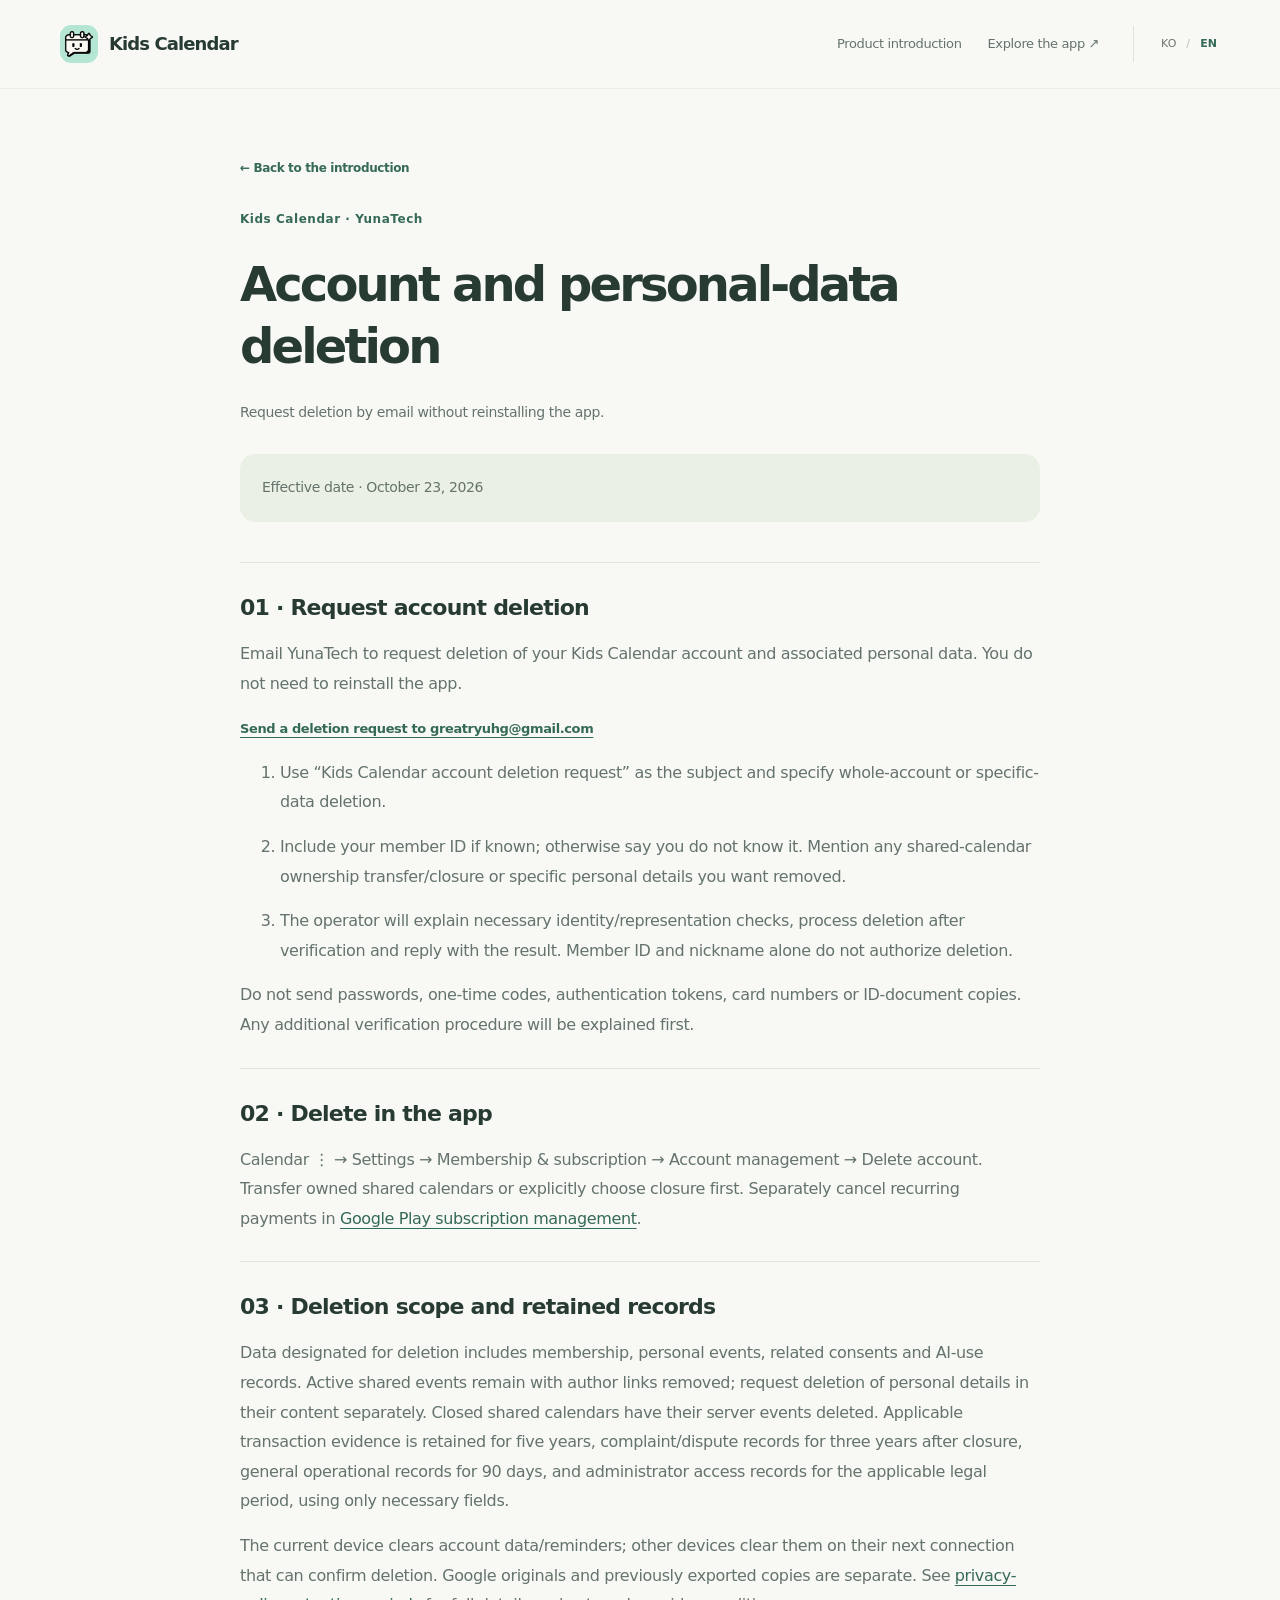
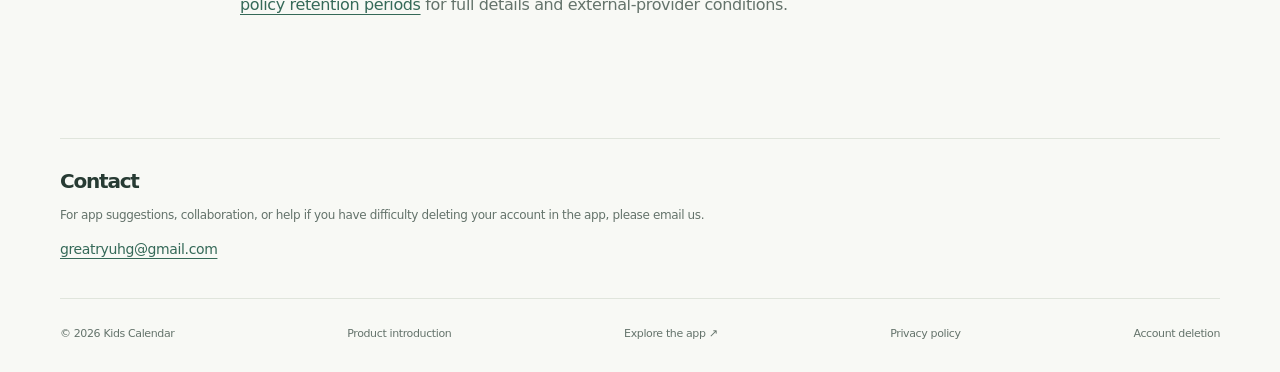
<file: delete-account.html>
<!doctype html>
<html lang="ko">
<head><meta charset="utf-8"><meta name="viewport" content="width=device-width, initial-scale=1"><meta name="theme-color" content="#f7f8f3"><meta name="description" content="앱을 다시 설치하지 않고도 이메일로 삭제를 요청할 수 있습니다."><title>계정·개인정보 삭제 요청 — 키즈캘</title><link rel="icon" href="assets/favicon-32.png?v=20261013-1" type="image/png" sizes="32x32"><link rel="icon" href="assets/favicon-48.png?v=20261013-1" type="image/png" sizes="48x48"><link rel="apple-touch-icon" href="assets/apple-touch-icon.png?v=20261013-1" sizes="180x180"><link rel="stylesheet" href="styles.css?v=20261020-privacy-1"><script src="app.js?v=20261023-privacy-2" defer></script></head>
<body data-page="deletion">
  <a class="skip-link" href="#main" data-i18n="skip">본문으로 건너뛰기</a>
  <header class="site-header small-header"><div class="header-inner container"><a class="brand" href="index.html" aria-label="키즈캘 홈" data-i18n-aria="homeLabel"><img src="assets/app-icon.png" width="38" height="38" alt=""><span data-i18n="brand">키즈캘</span></a><nav id="main-nav" class="main-nav" aria-label="주 메뉴" data-i18n-aria="navLabel"><a href="index.html" data-i18n="returnHome">서비스 소개</a><a href="guide.html" data-i18n="navGuide">화면 둘러보기</a></nav><div class="header-actions"><div class="language-switch" role="group" aria-label="언어 선택 / Language"><button type="button" data-language="ko" aria-pressed="true" lang="ko">KO</button><span aria-hidden="true">/</span><button type="button" data-language="en" aria-pressed="false" lang="en">EN</button></div><button class="menu-toggle" type="button" aria-controls="main-nav" aria-expanded="false" aria-label="메뉴 열기" data-i18n-aria="menuLabel"><span></span><span></span></button></div></div></header>
  <main id="main" class="container document-page"><a class="text-link back-link" href="index.html" data-i18n="guideBack">← 서비스 소개로 돌아가기</a><div class="document-header"><p class="eyebrow">Kids Calendar · YunaTech</p><h1 data-i18n="deletionTitle">계정·개인정보 삭제 요청</h1><p data-i18n="deletionIntro">앱을 다시 설치하지 않고도 이메일로 삭제를 요청할 수 있습니다.</p></div><div class="document-callout" role="note" data-i18n="policyEffective">시행일 · 2026년 10월 23일</div><div class="document-content"><article id="section-1" data-i18n="deletionSection1"><h2>01 · 계정 삭제 요청</h2><p>키즈캘 운영자 유나테크에 이메일로 계정과 관련 개인정보 삭제를 요청할 수 있습니다. 앱을 삭제했어도 다시 설치할 필요가 없습니다.</p><p><a class="text-link" href="mailto:greatryuhg@gmail.com?subject=%ED%82%A4%EC%A6%88%EC%BA%98%20%EA%B3%84%EC%A0%95%20%EC%82%AD%EC%A0%9C%20%EC%9A%94%EC%B2%AD">greatryuhg@gmail.com으로 삭제 요청 보내기</a></p><ol><li>제목에 “키즈캘 계정 삭제 요청”을 적고, 계정 전체 삭제인지 특정 개인정보 삭제인지 알려 주세요.</li><li>회원 ID를 알고 있으면 적어 주세요. 모르면 “회원 ID를 모름”으로 접수할 수 있습니다. 공유 캘린더의 소유권 이전·폐쇄 또는 특정 개인정보 삭제가 필요하면 함께 알려 주세요.</li><li>운영자가 필요한 본인·대리인 확인 방법을 안내하고, 확인 후 삭제를 처리해 결과를 회신합니다. 회원 ID·별명만으로 삭제를 승인하지 않습니다.</li></ol><p>비밀번호, 일회용 인증번호, 인증 토큰, 카드 번호나 신분증 사본을 보내지 마세요. 별도 제출이 필요한 확인 절차는 먼저 안내합니다.</p></article>
<article id="section-2" data-i18n="deletionSection2"><h2>02 · 앱에서 직접 탈퇴</h2><p>달력 오른쪽 위 ⋮ → 설정 → 회원·구독 → 계정 관리 → 회원 탈퇴에서 진행합니다. 소유한 공유 캘린더는 먼저 소유권을 이전하거나 폐쇄를 명시적으로 선택해 주세요. 탈퇴와 별개로 <a href="https://play.google.com/store/account/subscriptions">Google Play 구독 관리</a>에서 정기결제를 취소해야 합니다.</p></article>
<article id="section-3" data-i18n="deletionSection3"><h2>03 · 삭제 범위와 별도 보관</h2><p>회원·개인 일정·관련 동의와 AI 이용 기록 등 삭제 대상 자료를 삭제합니다. 유지 중인 공유 일정은 작성자 연결을 제거하고 보존하며 본문 속 개인정보는 별도 삭제를 요청할 수 있습니다. 폐쇄한 공유 캘린더는 서버 일정을 삭제합니다. 해당 거래 기록은 5년, 불만·분쟁 기록은 처리 완료일부터 3년, 일반 운영 기록은 90일, 관리자 접근 기록은 적용되는 법정 기간 동안 필요한 범위만 별도 보관합니다.</p><p>현재 기기는 계정 자료와 알림을 정리하고, 다른 기기는 서버 탈퇴를 확인할 수 있는 다음 연결 시 정리합니다. 구글 원본과 이미 외부에 공유한 사본은 별도입니다. 상세 항목·보관·외부 처리 조건은 <a href="privacy.html#retention">개인정보처리방침의 보관기간</a>을 확인해 주세요.</p></article></div></main>
  <section class="contact-section container" aria-labelledby="contact-title"><h2 id="contact-title" data-i18n="contactTitle">문의</h2><p data-i18n="contactBody">앱에 대한 건의, 협업 제안, 또는 앱에서 회원 탈퇴가 어려운 경우 아래 이메일로 연락해 주세요.</p><a href="mailto:greatryuhg@gmail.com">greatryuhg@gmail.com</a></section>
  <footer class="container site-footer small-footer"><span>© 2026 <span data-i18n="brand">키즈캘</span></span><a href="index.html" data-i18n="returnHome">서비스 소개</a><a href="guide.html" data-i18n="navGuide">화면 둘러보기</a><a href="privacy.html" data-i18n="navPrivacy">개인정보처리방침</a><a href="delete-account.html" data-i18n="navDeletion">계정 삭제 요청</a></footer>
</body>
</html>
</file>
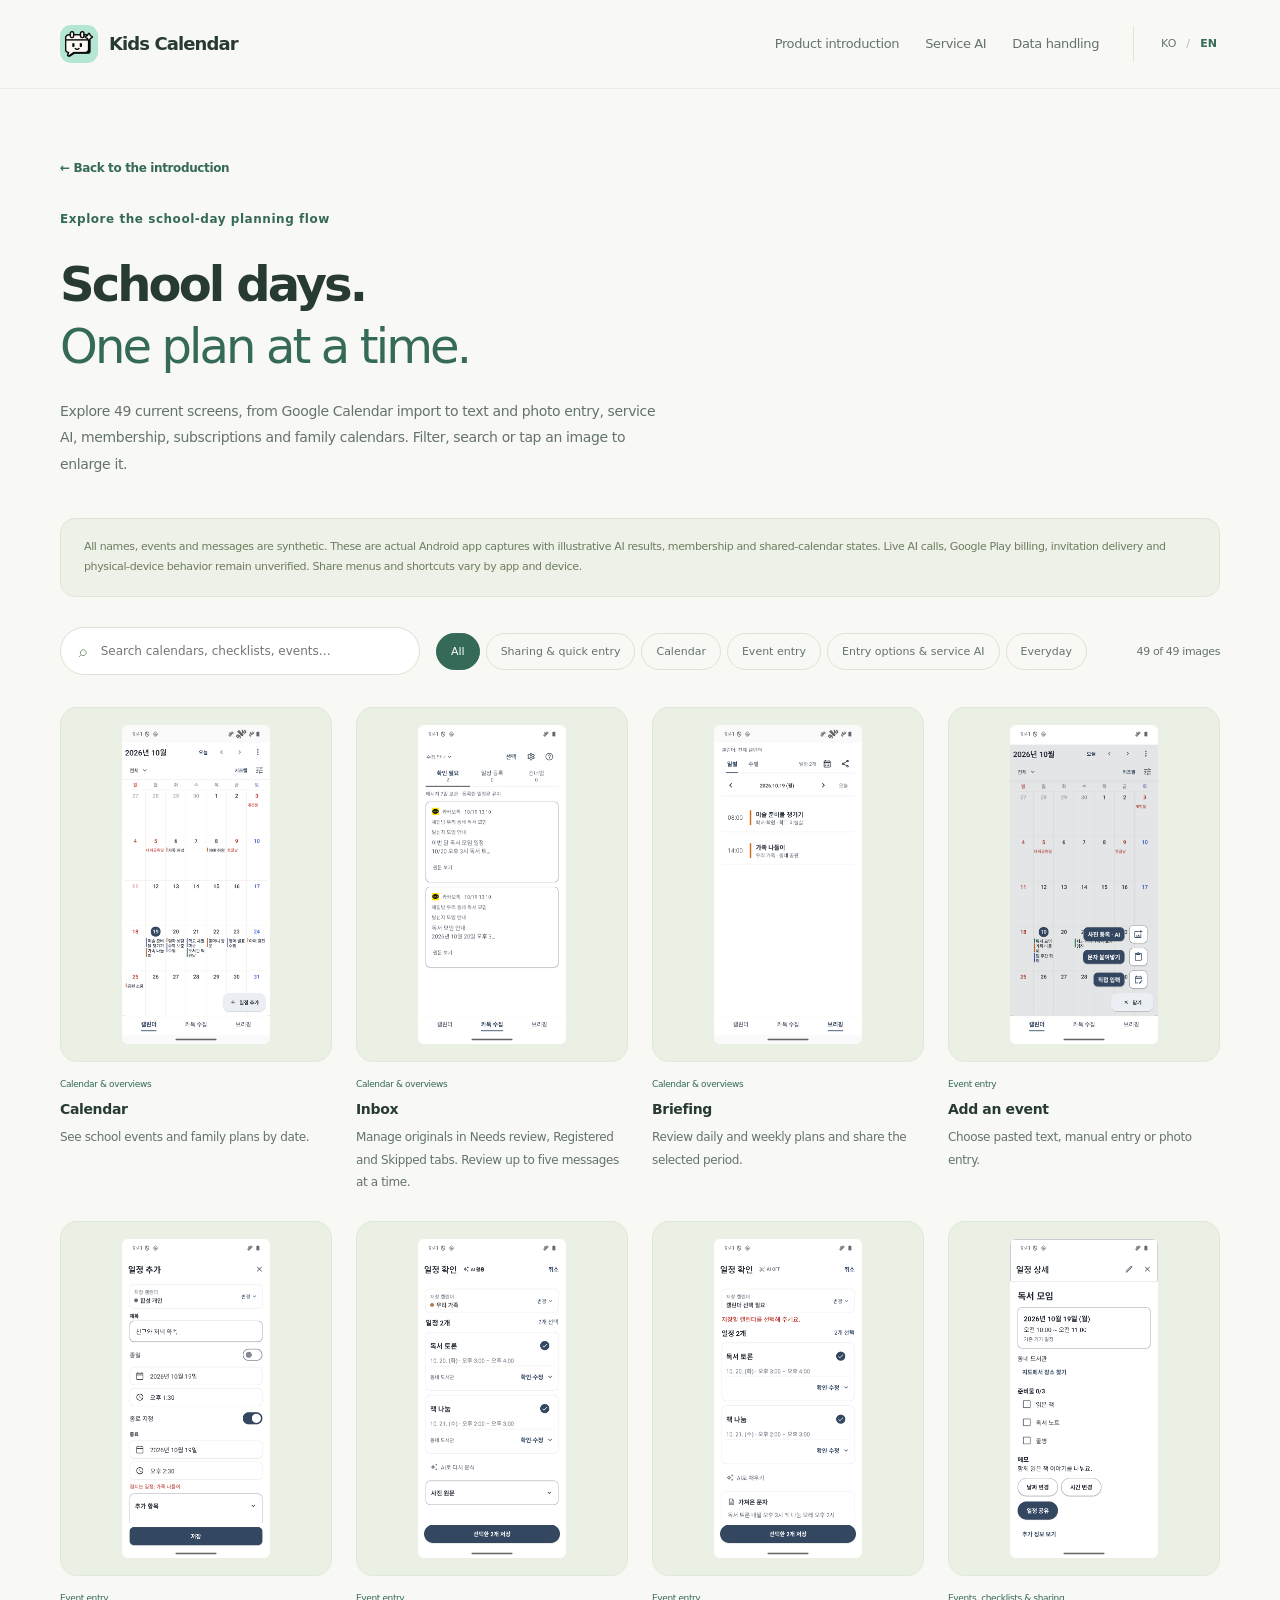
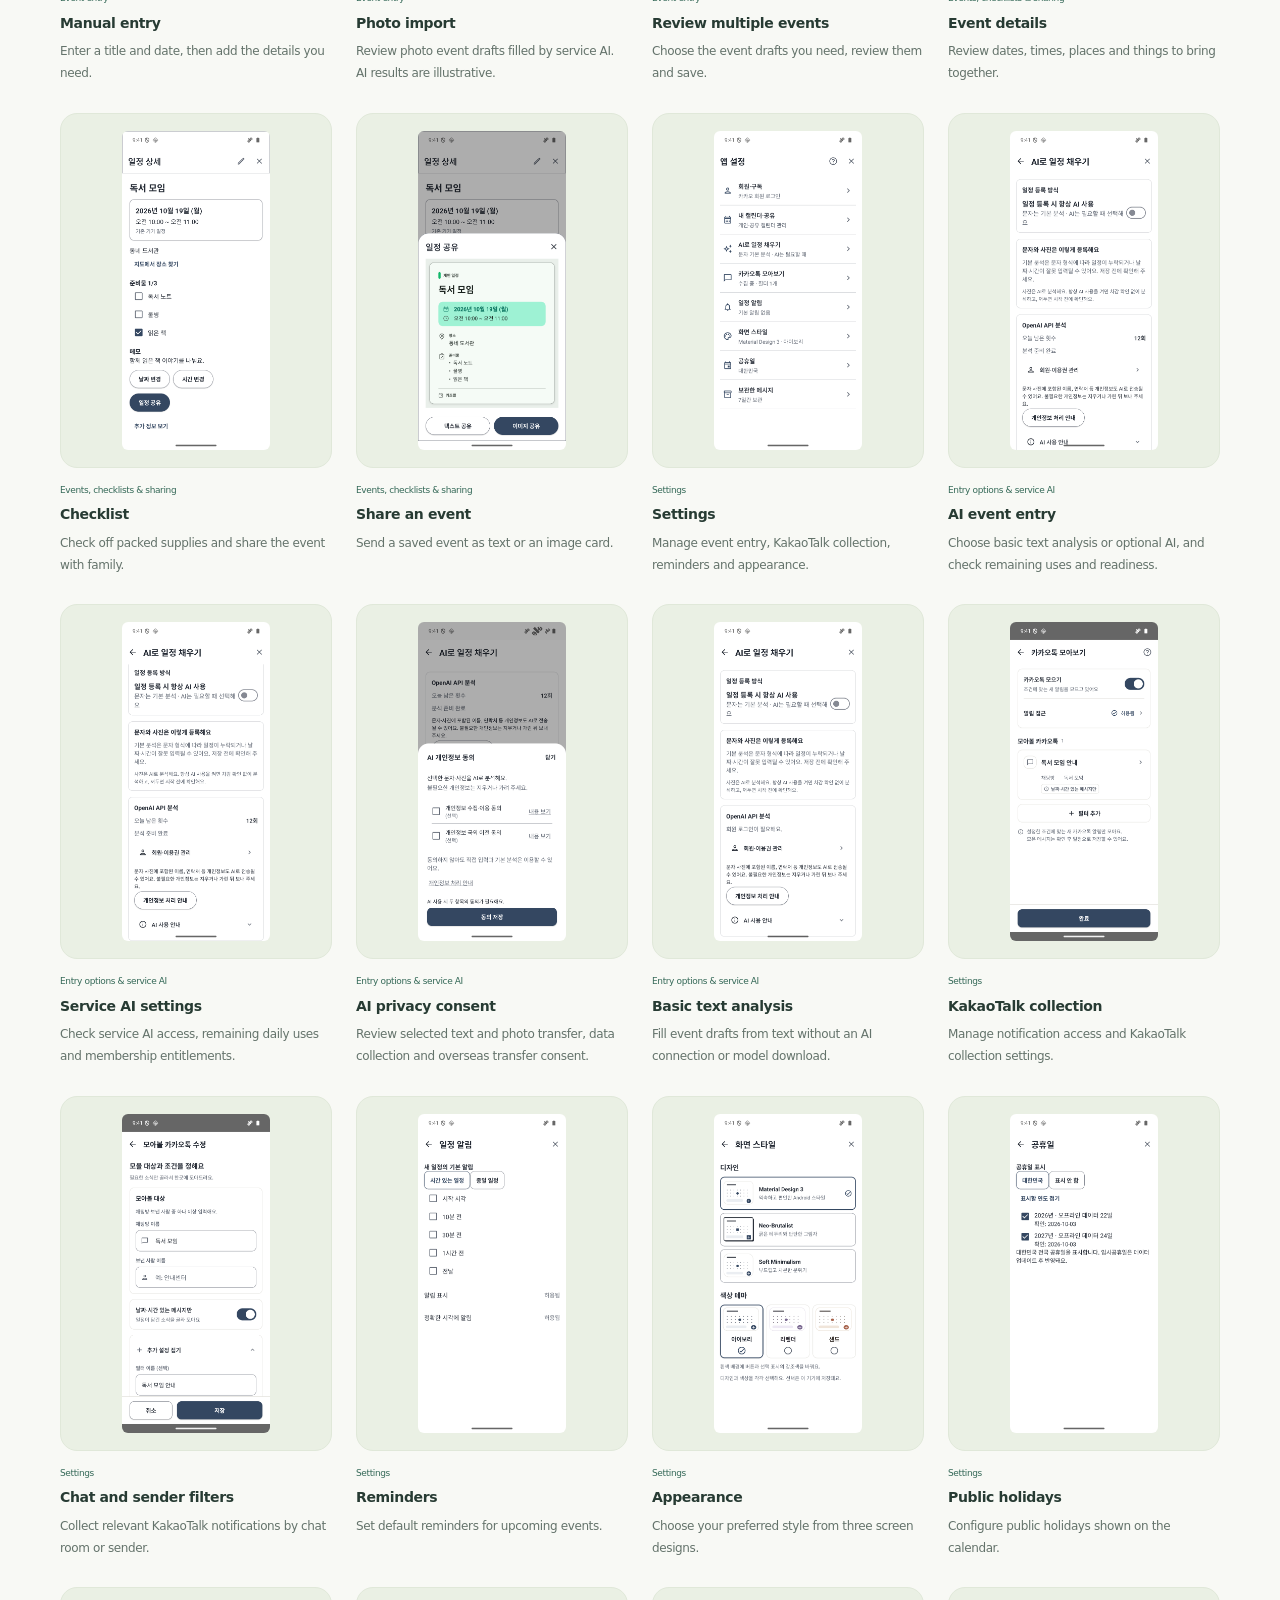
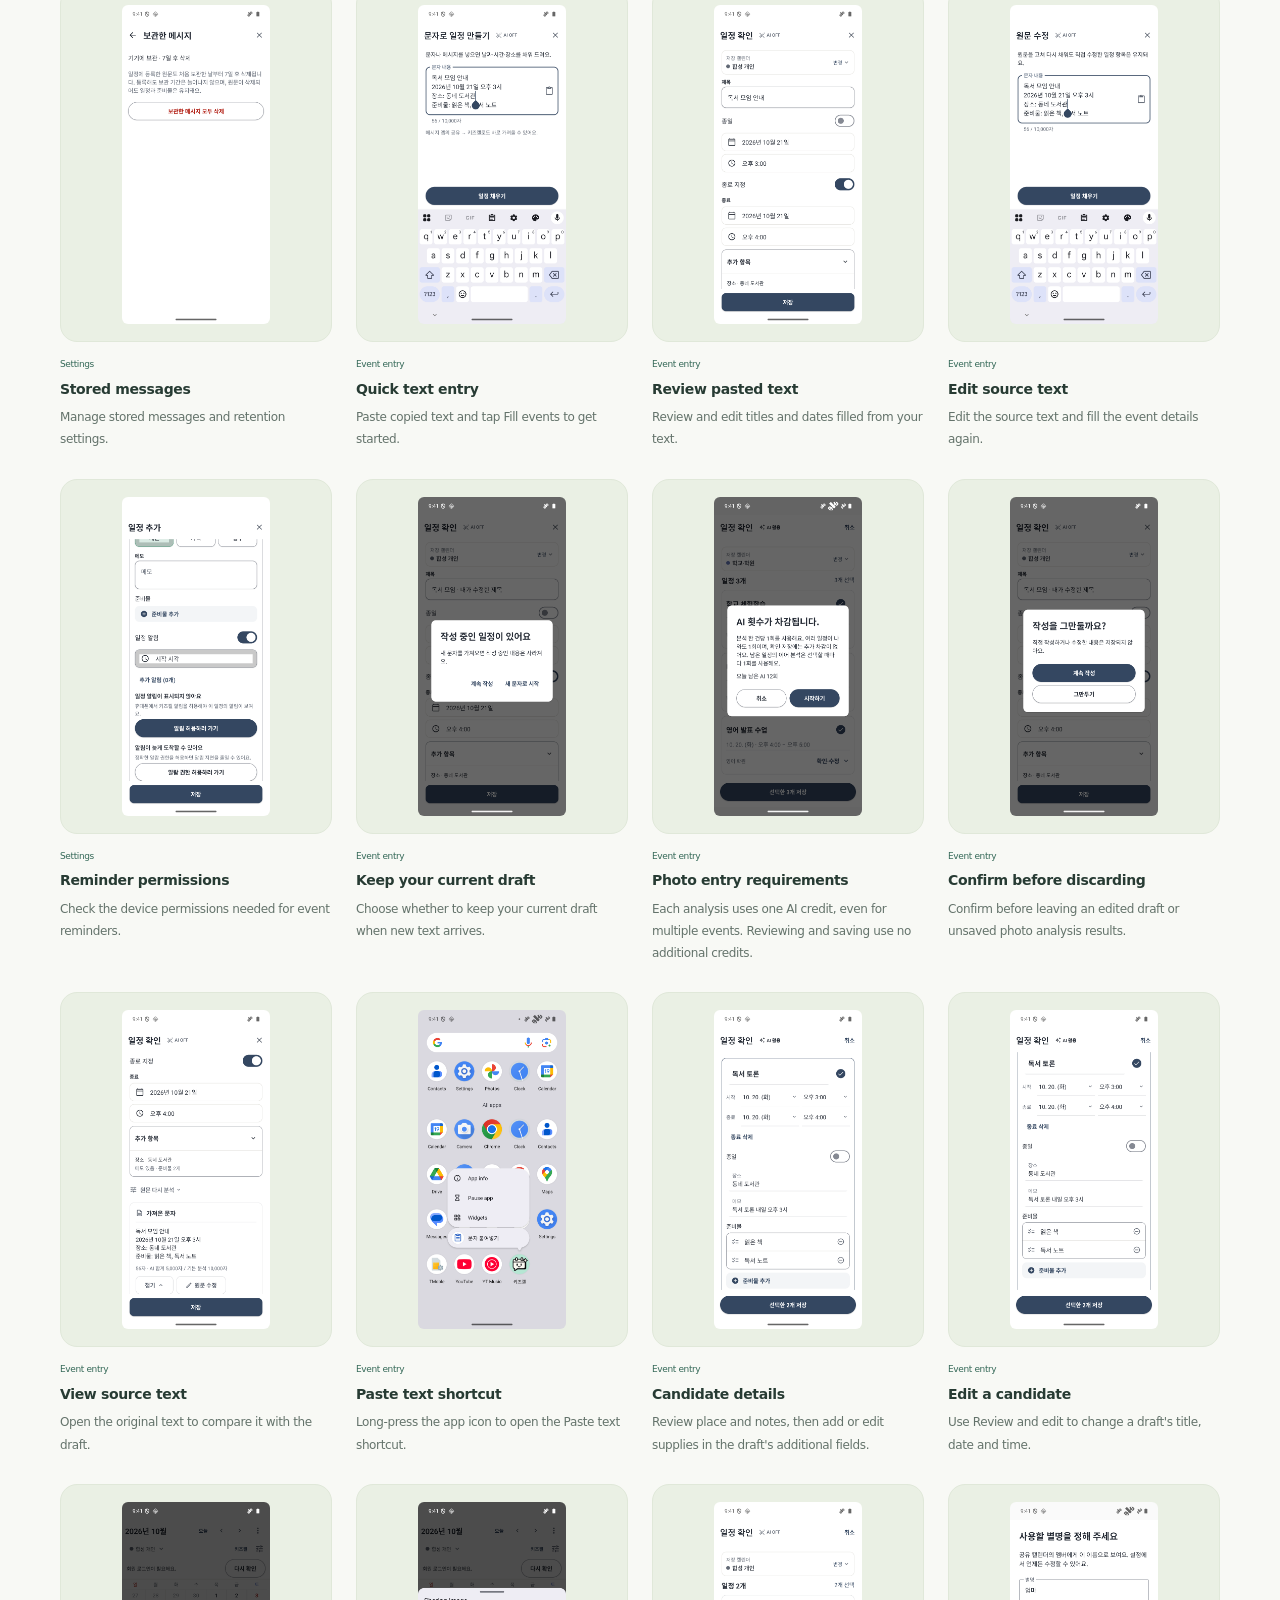
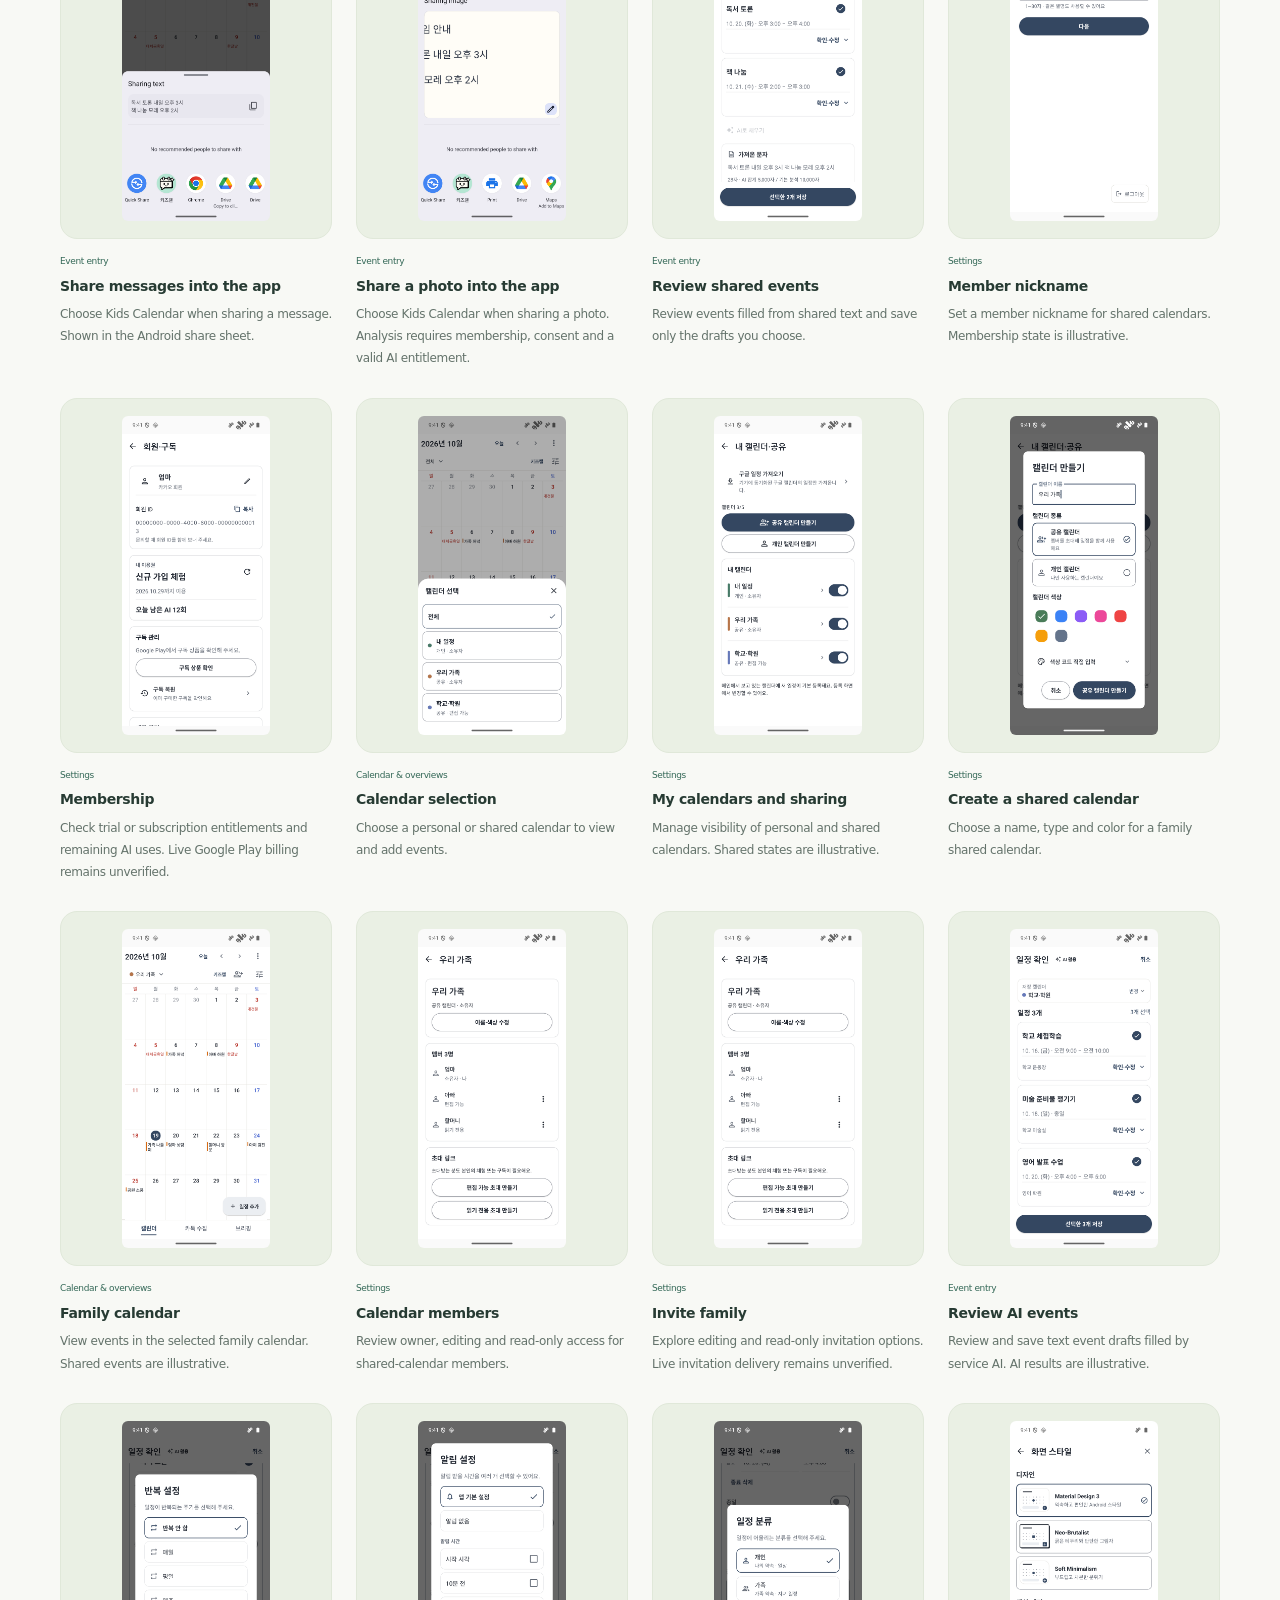
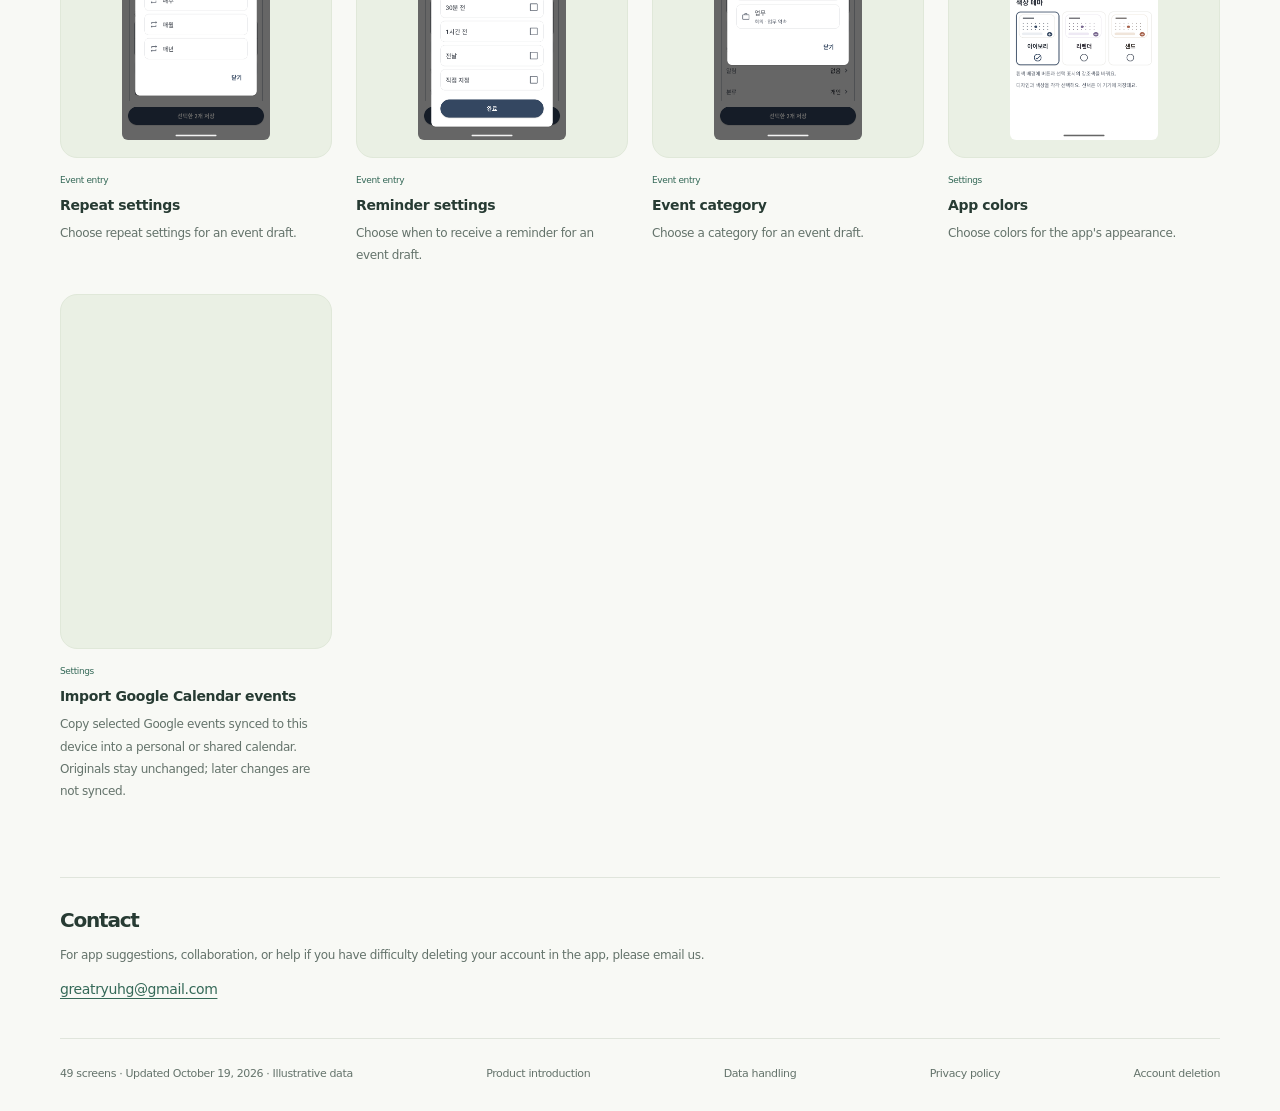
<file: guide.html>
<!doctype html>
<html lang="ko">
<head>
  <meta charset="utf-8"><meta name="viewport" content="width=device-width, initial-scale=1"><meta name="theme-color" content="#f7f8f3">
  <meta name="description" content="아이들 학교 일정 관리에 활용할 수 있는 키즈캘 앱 화면을 살펴보세요. 학교 행사 등록, 준비물 체크, 일정 공유와 위젯을 소개합니다.">
  <title>화면 둘러보기 — 키즈캘</title><link rel="icon" href="assets/favicon-32.png?v=20261013-1" type="image/png" sizes="32x32"><link rel="icon" href="assets/favicon-48.png?v=20261013-1" type="image/png" sizes="48x48"><link rel="apple-touch-icon" href="assets/apple-touch-icon.png?v=20261013-1" sizes="180x180"><link rel="stylesheet" href="styles.css?v=20261020-privacy-1"><script src="assets/gallery-data.js?v=20261019-1" defer></script><script src="app.js?v=20261023-privacy-2" defer></script>
</head>
<body data-page="guide">
  <a class="skip-link" href="#main" data-i18n="skip">본문으로 건너뛰기</a>
  <header class="site-header small-header"><div class="header-inner container"><a class="brand" href="index.html" aria-label="키즈캘 홈" data-i18n-aria="homeLabel"><img src="assets/app-icon.png" width="38" height="38" alt=""><span data-i18n="brand">키즈캘</span></a><nav id="main-nav" class="main-nav" aria-label="주 메뉴" data-i18n-aria="navLabel"><a href="index.html" data-i18n="returnHome">서비스 소개</a><a href="index.html#chatgpt" data-i18n="navAi">서비스 AI</a><a href="data.html" data-i18n="footerData">데이터 처리 안내</a></nav><div class="header-actions"><div class="language-switch" role="group" aria-label="언어 선택 / Language"><button type="button" data-language="ko" aria-pressed="true" lang="ko">KO</button><span aria-hidden="true">/</span><button type="button" data-language="en" aria-pressed="false" lang="en">EN</button></div><button class="menu-toggle" type="button" aria-controls="main-nav" aria-expanded="false" aria-label="메뉴 열기" data-i18n-aria="menuLabel"><span></span><span></span></button></div></div></header>
  <main id="main" class="container">
    <section class="guide-header"><a class="text-link back-link" href="index.html" data-i18n="guideBack">← 서비스 소개로 돌아가기</a><p class="eyebrow" data-i18n="guideEyebrow">아이들 일정을 챙기는 사용 흐름</p><h1 data-i18n="guideTitle">학교 가는 날,<br><em>준비를 차근차근.</em></h1><p data-i18n="guideBody">구글 일정 가져오기부터 문자·사진 등록, 서비스 AI, 회원·구독과 가족 공유 캘린더까지. 최신 49개 화면을 분류하거나 검색하고 눌러 크게 볼 수 있어요.</p></section>
    <div class="guide-notice" data-i18n="guideNotice">모든 이름·일정·메시지는 합성 예시입니다. 실제 Android 앱 화면을 캡처했으며 AI 결과와 회원·공유 캘린더 상태는 설명용 예시입니다. 실제 AI 호출·Google Play 결제·초대 발송·실기기 동작은 미검증입니다. 공유 메뉴와 바로가기는 앱·기기에 따라 다를 수 있어요.</div>
    <div class="gallery-controls"><label class="search-field"><span aria-hidden="true">⌕</span><span class="sr-only" data-i18n="searchLabel">앱 이미지 검색</span><input id="gallery-search" type="search" placeholder="캘린더, 준비물, 일정 검색…" data-i18n-placeholder="searchPlaceholder" autocomplete="off"></label><div class="filter-buttons" role="group" aria-label="분류 / Categories"><button type="button" data-filter="all" aria-pressed="true" data-i18n="filterAll">전체</button><button type="button" data-filter="share" aria-pressed="false" data-i18n="filterShare">공유·빠른 입력</button><button type="button" data-filter="calendar" aria-pressed="false" data-i18n="filterCalendar">캘린더</button><button type="button" data-filter="entry" aria-pressed="false" data-i18n="filterEntry">일정 등록</button><button type="button" data-filter="ai" aria-pressed="false" data-i18n="filterAi">입력 방식·서비스 AI</button><button type="button" data-filter="daily" aria-pressed="false" data-i18n="filterDaily">일상 관리</button></div><p id="result-count" class="result-count" role="status" aria-live="polite"></p></div>
    <div id="gallery-grid" class="gallery-grid"></div>
    <noscript><p class="noscript-note">이미지 검색과 한·영 전환에는 JavaScript가 필요합니다. <a href="assets/images/01-calendar.png?v=20261019">캘린더 원본 이미지 보기 / View calendar image</a></p></noscript>
  </main>
  <section class="contact-section container" aria-labelledby="contact-title"><h2 id="contact-title" data-i18n="contactTitle">문의</h2><p data-i18n="contactBody">앱에 대한 건의, 협업 제안, 또는 앱에서 회원 탈퇴가 어려운 경우 아래 이메일로 연락해 주세요.</p><a href="mailto:greatryuhg@gmail.com">greatryuhg@gmail.com</a></section>
  <footer class="container site-footer small-footer"><span data-i18n="guideFooter">49개 화면 · 2026년 10월 19일 업데이트 · 설명용 예시 데이터</span><a href="index.html" data-i18n="returnHome">서비스 소개</a><a href="data.html" data-i18n="footerData">데이터 처리 안내</a><a href="privacy.html" data-i18n="navPrivacy">개인정보처리방침</a><a href="delete-account.html" data-i18n="navDeletion">계정 삭제 요청</a></footer>
  <dialog id="image-dialog" class="image-dialog" aria-labelledby="dialog-title"><div class="dialog-toolbar"><h2 id="dialog-title"></h2><button type="button" class="dialog-close" aria-label="닫기" data-i18n-aria="closeLabel">×</button></div><div class="dialog-image-wrap"><img id="dialog-image" alt=""></div><div class="dialog-navigation"><span class="dialog-count" role="status" aria-live="polite"></span></div></dialog>
</body>
</html>
</file>
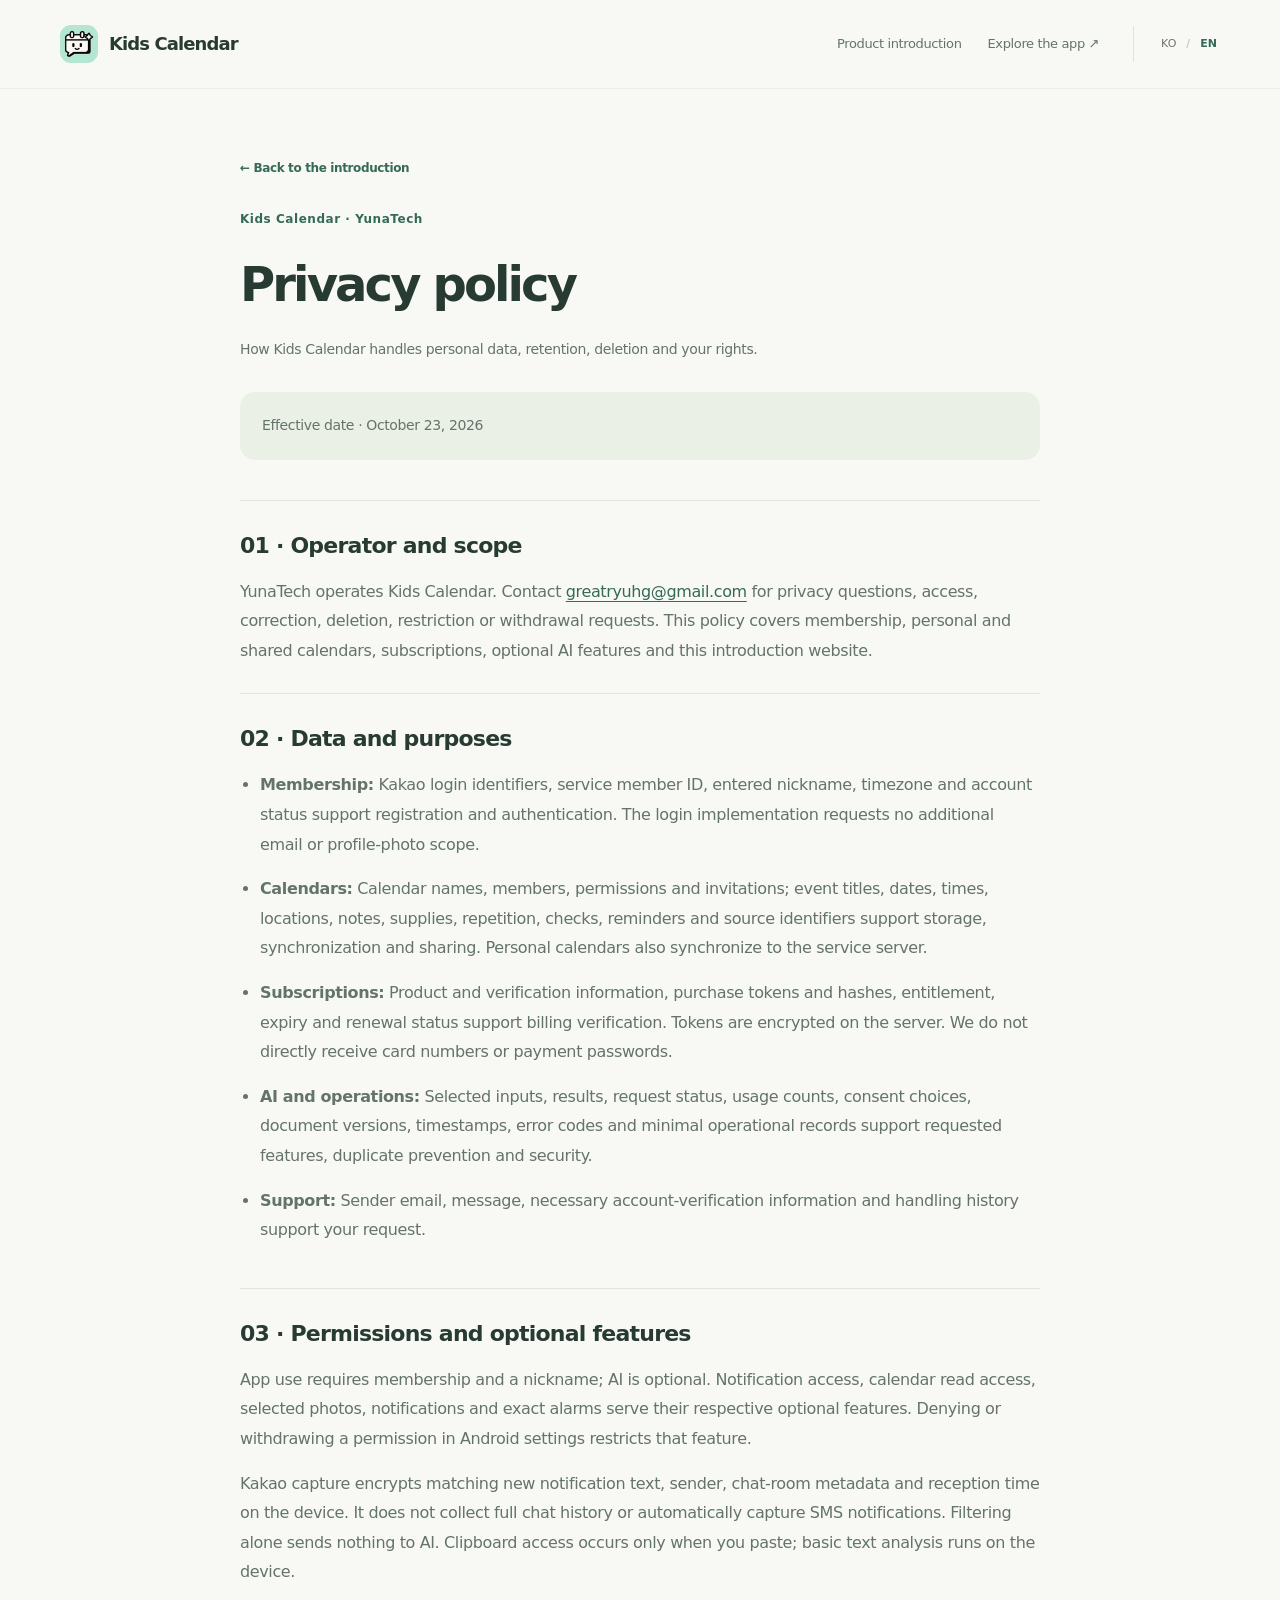
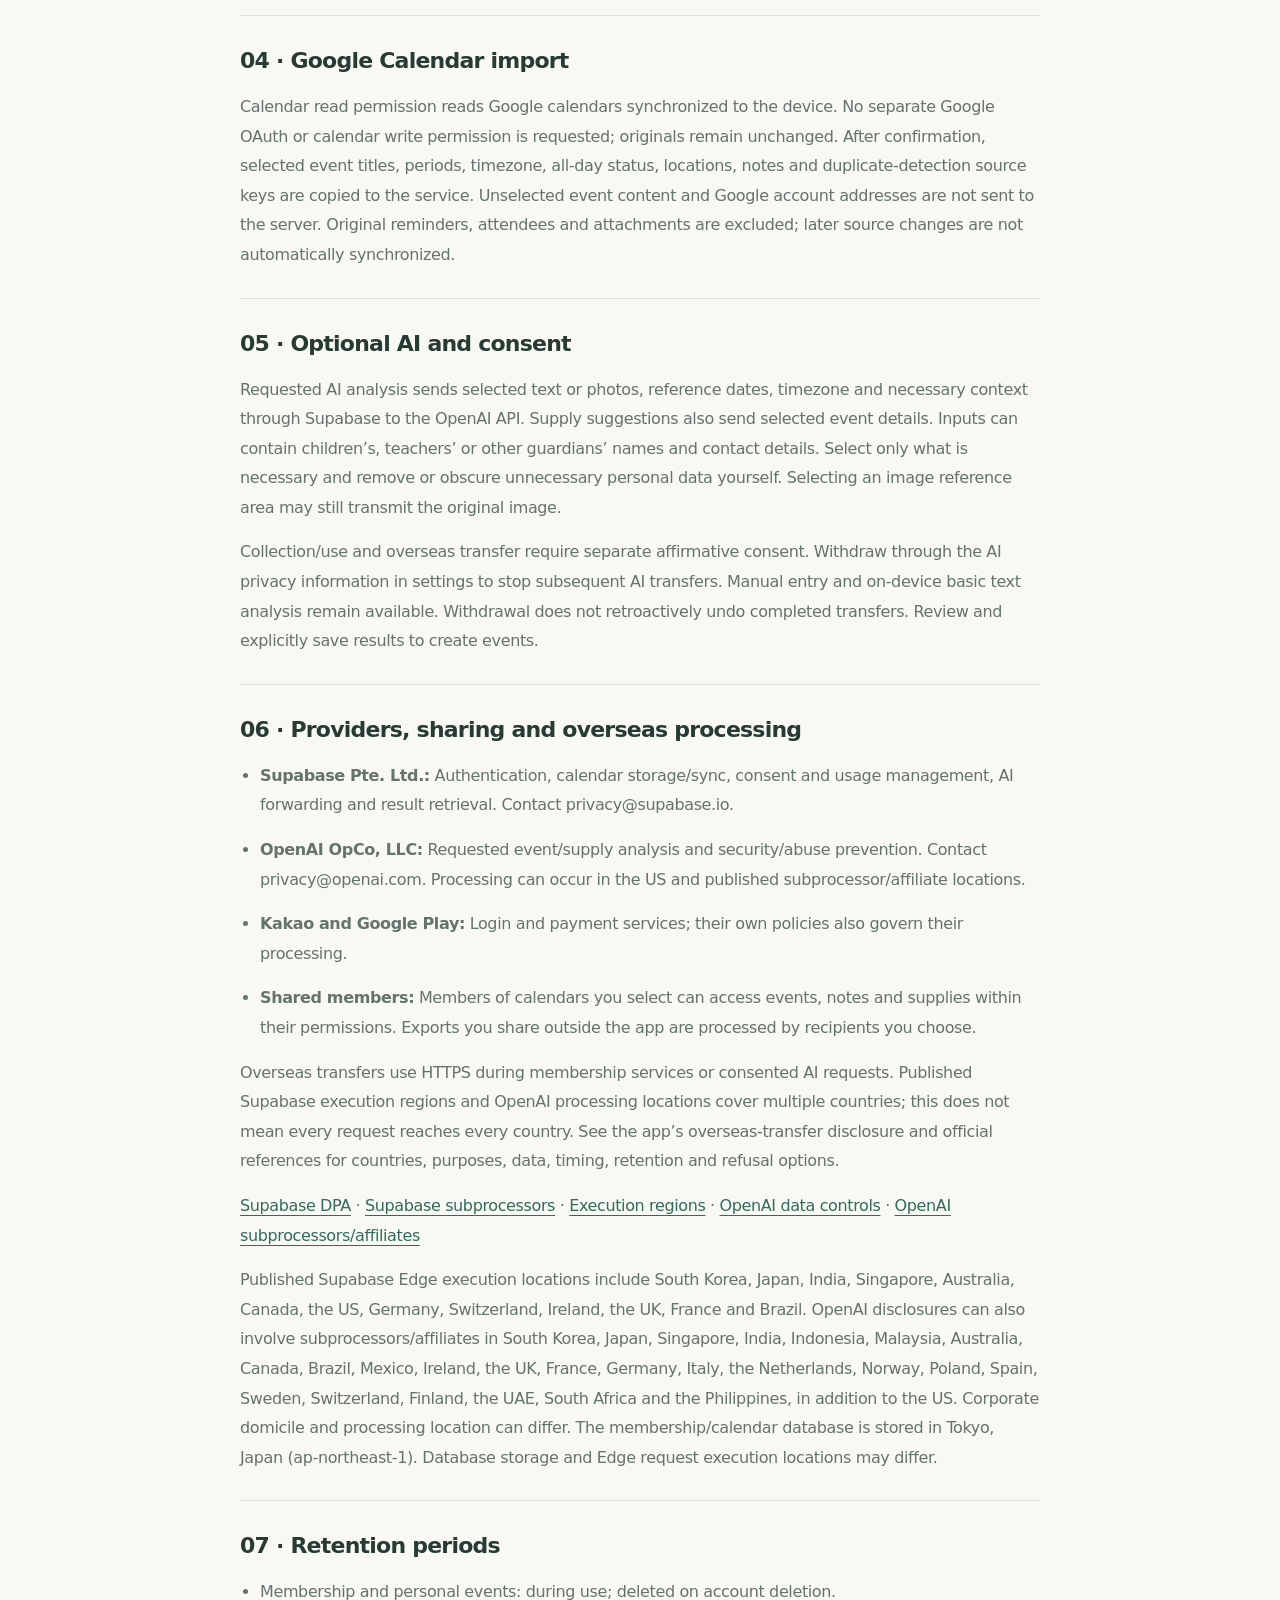
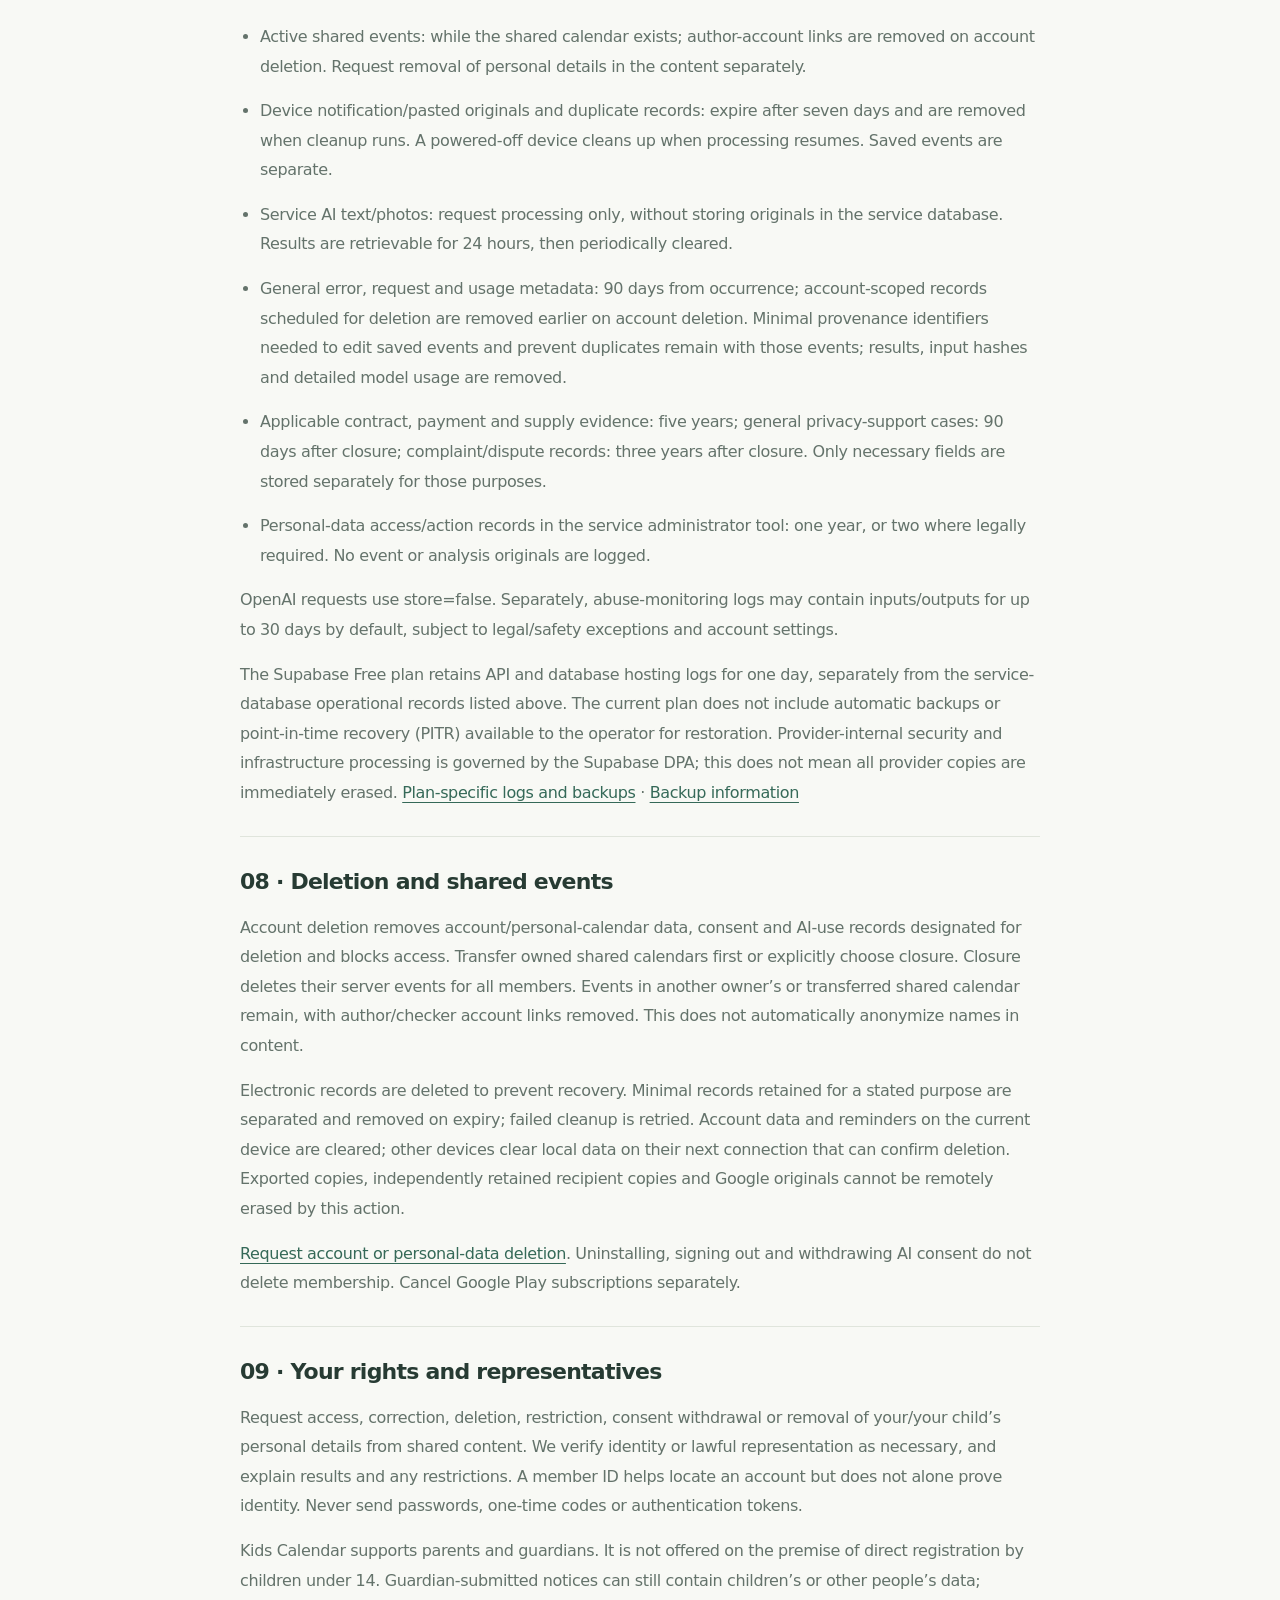
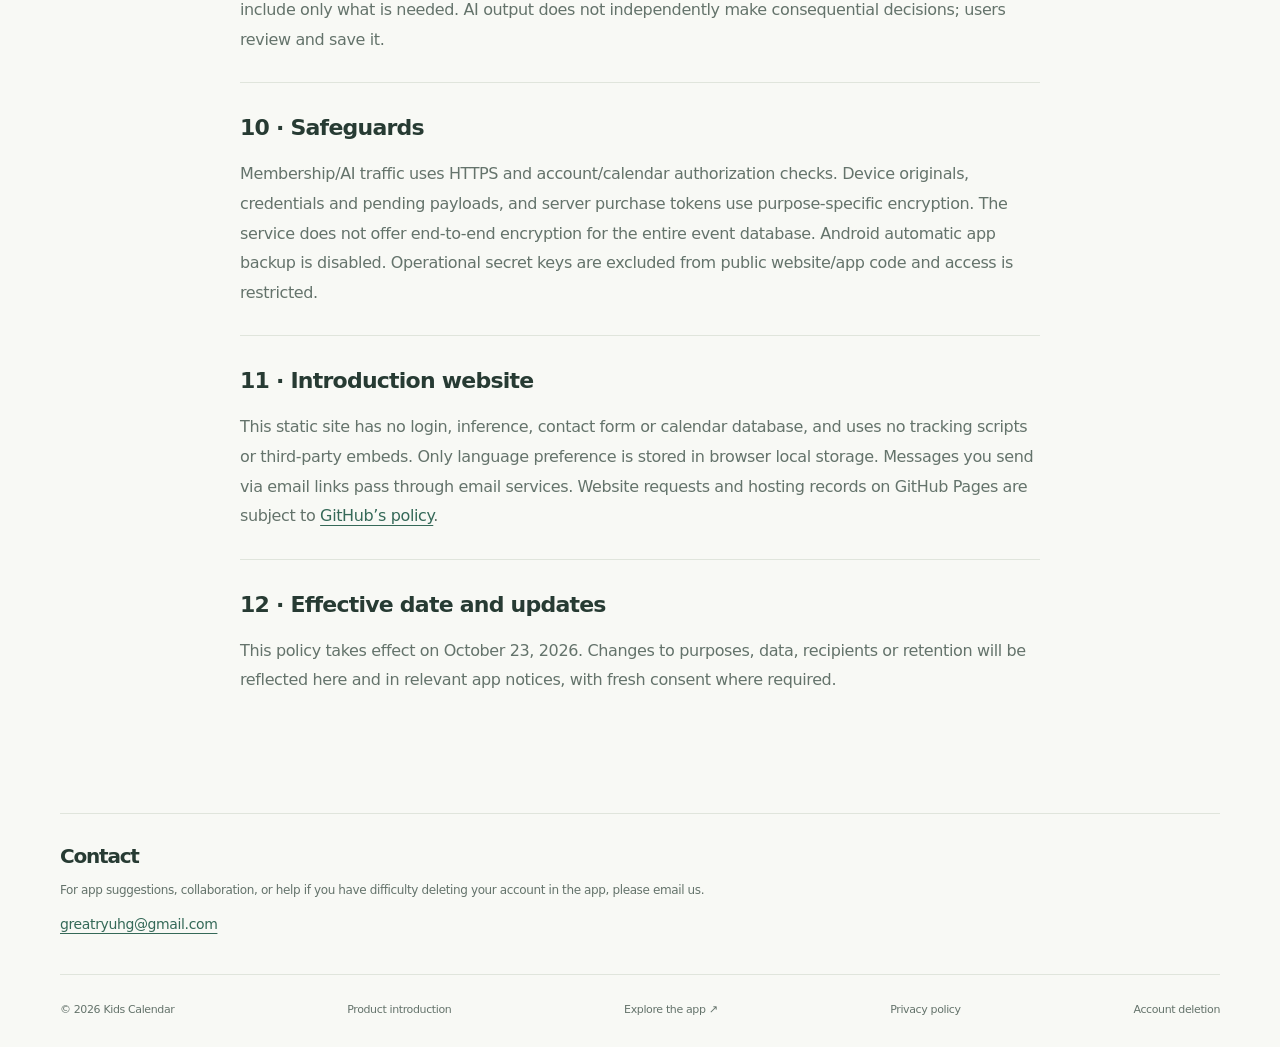
<file: privacy.html>
<!doctype html>
<html lang="ko">
<head><meta charset="utf-8"><meta name="viewport" content="width=device-width, initial-scale=1"><meta name="theme-color" content="#f7f8f3"><meta name="description" content="키즈캘의 개인정보 처리 목적·항목·보관·삭제와 이용자의 권리를 안내합니다."><title>개인정보처리방침 — 키즈캘</title><link rel="icon" href="assets/favicon-32.png?v=20261013-1" type="image/png" sizes="32x32"><link rel="icon" href="assets/favicon-48.png?v=20261013-1" type="image/png" sizes="48x48"><link rel="apple-touch-icon" href="assets/apple-touch-icon.png?v=20261013-1" sizes="180x180"><link rel="stylesheet" href="styles.css?v=20261020-privacy-1"><script src="app.js?v=20261023-privacy-2" defer></script></head>
<body data-page="privacy">
  <a class="skip-link" href="#main" data-i18n="skip">본문으로 건너뛰기</a>
  <header class="site-header small-header"><div class="header-inner container"><a class="brand" href="index.html" aria-label="키즈캘 홈" data-i18n-aria="homeLabel"><img src="assets/app-icon.png" width="38" height="38" alt=""><span data-i18n="brand">키즈캘</span></a><nav id="main-nav" class="main-nav" aria-label="주 메뉴" data-i18n-aria="navLabel"><a href="index.html" data-i18n="returnHome">서비스 소개</a><a href="guide.html" data-i18n="navGuide">화면 둘러보기</a></nav><div class="header-actions"><div class="language-switch" role="group" aria-label="언어 선택 / Language"><button type="button" data-language="ko" aria-pressed="true" lang="ko">KO</button><span aria-hidden="true">/</span><button type="button" data-language="en" aria-pressed="false" lang="en">EN</button></div><button class="menu-toggle" type="button" aria-controls="main-nav" aria-expanded="false" aria-label="메뉴 열기" data-i18n-aria="menuLabel"><span></span><span></span></button></div></div></header>
  <main id="main" class="container document-page"><a class="text-link back-link" href="index.html" data-i18n="guideBack">← 서비스 소개로 돌아가기</a><div class="document-header"><p class="eyebrow">Kids Calendar · YunaTech</p><h1 data-i18n="privacyTitle">개인정보처리방침</h1><p data-i18n="privacyIntro">키즈캘의 개인정보 처리 목적·항목·보관·삭제와 이용자의 권리를 안내합니다.</p></div><div class="document-callout" role="note" data-i18n="policyEffective">시행일 · 2026년 10월 23일</div><div class="document-content"><article id="section-1" data-i18n="privacySection1"><h2>01 · 운영자와 적용 범위</h2><p>유나테크(이하 “운영자”)는 키즈캘 앱의 개인정보를 아래와 같이 처리합니다. 개인정보 문의와 열람·정정·삭제·처리정지·동의 철회 요청은 <a href="mailto:greatryuhg@gmail.com">greatryuhg@gmail.com</a>으로 보내 주세요. 이 방침은 회원, 개인·공유 캘린더, 구독, 선택적 AI 기능과 이 소개 웹사이트에 적용됩니다.</p></article>
<article id="section-2" data-i18n="privacySection2"><h2>02 · 처리 항목과 목적</h2><ul><li><strong>회원 관리:</strong> 카카오 로그인 식별자, 서비스 회원 ID, 직접 입력한 별명, 시간대와 가입·이용 상태를 가입, 인증, 계정 구분에 사용합니다. 로그인 코드에서는 이메일·프로필 사진의 추가 제공 권한을 요청하지 않습니다.</li><li><strong>일정 관리·동기화:</strong> 캘린더 이름·멤버·권한·초대 정보, 일정 제목·날짜·시간·장소·메모·준비물·반복·체크 상태·알림 설정과 등록 출처 식별자를 처리합니다. 개인 캘린더도 회원 서버에 저장·동기화됩니다.</li><li><strong>구독·이용권:</strong> 상품·구매 검증 정보, 구매 토큰과 그 해시, 이용권·만료·갱신 상태를 처리합니다. 구매 토큰은 서버에서 암호화하며 카드 번호·결제 비밀번호를 직접 받지 않습니다.</li><li><strong>AI와 운영:</strong> 선택 입력·분석 결과, 요청 상태·이용 횟수, 동의 항목·문서 버전·결정 시각, 오류 코드와 최소 운영 기록을 기능 제공, 중복 처리 방지와 보안에 사용합니다.</li><li><strong>문의:</strong> 발신 이메일, 문의 내용, 필요한 계정 확인 정보와 처리 이력을 요청 대응에 사용합니다.</li></ul></article>
<article id="section-3" data-i18n="privacySection3"><h2>03 · 기기 권한과 선택 기능</h2><p>회원 로그인과 별명 설정 후 앱을 이용할 수 있으며 AI는 사용하지 않아도 됩니다. 알림 접근, 캘린더 읽기, 선택 사진 접근, 일정 알림·정확한 알람은 해당 기능을 선택할 때 사용합니다. 권한을 거부하거나 Android 설정에서 철회하면 해당 기능만 제한됩니다.</p><p>카톡 수집은 허용한 알림 중 이름 조건에 맞는 새 알림의 원문·발신자·채팅방·수신 시각 등을 기기에 암호화해 보관합니다. 전체 대화 기록이나 SMS 알림을 자동 수집하지 않습니다. 필터링만으로 AI에 보내지 않습니다. 클립보드는 사용자가 붙여넣을 때만 읽고 기본 문자 분석은 기기 안에서 수행합니다.</p></article>
<article id="section-4" data-i18n="privacySection4"><h2>04 · 구글 일정 가져오기</h2><p>Android 캘린더 읽기 권한으로 기기에 동기화된 구글 캘린더를 조회합니다. 별도 Google OAuth나 쓰기 권한을 요청하지 않으며 원본을 수정하지 않습니다. 확인 후 저장한 일정의 제목·기간·시간대·종일 여부·장소·메모와 중복 확인용 출처 키를 서비스 서버로 복사합니다. 선택하지 않은 일정 내용과 구글 계정 주소는 서버로 보내지 않습니다. 알림·참석자·첨부파일은 복사하지 않고 이후 원본 변경은 자동 반영하지 않습니다.</p></article>
<article id="section-5" data-i18n="privacySection5"><h2>05 · 선택적 AI 처리와 동의</h2><p>AI 분석을 요청하면 선택한 문자·사진, 기준일·시간대와 필요한 분석 맥락을 서비스 서버(Supabase)를 거쳐 OpenAI API로 보냅니다. 준비물 추천에는 선택한 일정 정보도 보냅니다. 안내문 속 아동·교사·다른 보호자의 이름·연락처 등도 포함될 수 있습니다. 필요한 범위만 선택하고 불필요한 개인정보는 직접 지우거나 가린 자료를 선택해 주세요. 사진의 참조 영역을 지정해도 원본 이미지가 전송될 수 있습니다.</p><p>개인정보 수집·이용과 국외 이전은 별도로 명시적 동의를 받습니다. 설정의 AI 개인정보 처리 안내에서 철회할 수 있으며, 거부·철회하면 이후 AI 전송을 중단합니다. 직접 입력과 기기 기본 문자 분석은 계속 이용할 수 있습니다. 이미 전송된 자료의 처리가 소급 취소되지는 않습니다. AI 결과는 확인·수정 후 직접 저장해야 일정으로 등록됩니다.</p></article>
<article id="section-6" data-i18n="privacySection6"><h2>06 · 처리업체·공유·국외 이전</h2><ul><li><strong>Supabase Pte. Ltd.:</strong> 회원 인증, 캘린더 저장·동기화, 동의·이용량 관리와 AI 요청 전달·결과 조회. 연락처 privacy@supabase.io.</li><li><strong>OpenAI OpCo, LLC:</strong> 선택 입력의 일정·준비물 분석과 보안·부정 사용 방지. 연락처 privacy@openai.com. 미국 및 제공업체가 공개한 재위탁·계열사 처리 국가가 적용될 수 있습니다.</li><li><strong>카카오·Google Play:</strong> 각 로그인·결제 서비스를 제공합니다. 카카오 인증과 Google Play의 자체 처리에는 해당 업체의 정책도 적용됩니다.</li><li><strong>공유 멤버:</strong> 사용자가 선택한 공유 캘린더의 멤버는 권한 범위에서 일정·메모·준비물 등을 볼 수 있습니다. 앱 밖 공유 기능으로 보낸 자료는 사용자가 선택한 수신처에서 처리됩니다.</li></ul><p>국외 전송은 회원 서비스 이용 또는 동의 후 AI 요청 시 HTTPS로 이루어집니다. Supabase의 공개 실행 지역과 OpenAI의 공개 처리 국가에는 여러 국가가 포함되며 매 요청이 모든 국가로 전송되는 것은 아닙니다. 적용 국가·목적·항목·시기·보관·거부 방법의 상세 내용은 앱의 국외 이전 동의 안내와 아래 공식 자료를 함께 확인해 주세요.</p><p><a href="https://supabase.com/legal/customer-resources/data-processing-addendum">Supabase DPA</a> · <a href="https://supabase.com/legal/customer-resources/subprocessor-list">Supabase 재위탁</a> · <a href="https://supabase.com/docs/guides/functions/regional-invocation">실행 지역</a> · <a href="https://developers.openai.com/api/docs/guides/your-data">OpenAI 데이터 처리</a> · <a href="https://openai.com/policies/sub-processor-list/">OpenAI 재위탁·계열사</a></p><p>공개된 Supabase Edge 실행 국가는 대한민국·일본·인도·싱가포르·호주·캐나다·미국·독일·스위스·아일랜드·영국·프랑스·브라질입니다. OpenAI 안내에는 미국 외 대한민국·일본·싱가포르·인도·인도네시아·말레이시아·호주·캐나다·브라질·멕시코·아일랜드·영국·프랑스·독일·이탈리아·네덜란드·노르웨이·폴란드·스페인·스웨덴·스위스·핀란드·아랍에미리트·남아프리카공화국·필리핀의 재위탁·계열사 처리가 포함될 수 있습니다. 회사 소재지와 실제 처리 장소는 다를 수 있습니다. 회원·일정 DB는 일본 도쿄(ap-northeast-1)에 저장됩니다. DB 저장 위치와 Edge 요청의 실행 위치는 다를 수 있습니다.</p></article>
<article id="retention" data-i18n="privacySection7"><h2>07 · 보관기간</h2><ul><li>회원·개인 일정: 이용 중 보관하고 탈퇴 시 삭제합니다.</li><li>사용 중인 공유 일정: 공유 캘린더 유지 기간 동안 보관하며 탈퇴 시 작성자 계정 연결을 제거합니다. 본문 속 개인정보는 별도 삭제를 요청할 수 있습니다.</li><li>기기에 보관한 카톡·붙여넣기 원문과 중복 확인 기록: 생성·수신 후 7일 만료 기준으로 정리합니다. 기기가 꺼져 있으면 다음 정리 실행 때 삭제되며 저장한 일정과는 별개입니다.</li><li>서비스 AI 입력 문자·사진: 요청 처리에 사용하며 서비스 DB에 원문을 저장하지 않습니다. 분석 결과는 24시간 조회 후 정기 정리합니다.</li><li>일반 오류·요청·사용량 등 운영 기록: 발생일부터 90일. 회원 탈퇴 시 삭제 대상인 회원별 기록은 먼저 삭제합니다. 저장한 일정의 편집·중복 방지에 필요한 최소 등록 출처 식별 정보는 해당 일정과 함께 유지하며, 분석 결과·입력 해시·모델 사용 상세는 제거합니다.</li><li>해당 계약·결제·공급 기록: 5년. 일반 개인정보 문의: 처리 완료 후 90일. 불만·분쟁 기록: 처리 완료일부터 3년. 일반 서비스 자료와 분리하고 해당 목적에 필요한 최소 항목만 보관합니다.</li><li>서비스 관리자 도구의 개인정보 조회·작업 기록: 1년. 법정 2년 보존 대상에 해당하면 2년을 적용합니다. 일정·분석 원문은 기록하지 않습니다.</li></ul><p>OpenAI에는 응답 저장을 끄고(store=false) 요청합니다. 이 설정과 별개로 부정 사용 방지 로그에 입력·출력이 포함되어 기본 최대 30일 보관될 수 있으며 법령·안전상 예외와 계정별 설정이 적용됩니다. </p><p>Supabase 무료 요금제의 API·데이터베이스 호스팅 로그 보관기간은 1일입니다. 위의 서비스 DB에 별도로 보관하는 운영 기록과 구분합니다. 현재 요금제에는 운영자가 복구에 사용할 수 있는 자동 백업과 시점 복구(PITR)가 포함되지 않습니다. 제공업체 내부의 보안·인프라 처리에는 Supabase DPA가 적용됩니다. 이는 제공업체의 모든 사본이 즉시 삭제된다는 뜻은 아닙니다. <a href="https://supabase.com/pricing">요금제별 로그·백업 안내</a> · <a href="https://supabase.com/docs/guides/platform/backups">백업 안내</a></p></article>
<article id="deletion" data-i18n="privacySection8"><h2>08 · 삭제·파기와 공유 일정</h2><p>탈퇴 시 회원·개인 캘린더·동의·AI 이용 기록 등 삭제 대상 자료를 처리하고 접근을 차단합니다. 본인이 소유한 공유 캘린더는 먼저 소유권을 이전하거나 폐쇄를 명시적으로 선택합니다. 폐쇄한 공유 캘린더의 서버 일정은 삭제되어 다른 멤버도 이용할 수 없습니다. 다른 사람이 소유하거나 소유권을 이전한 공유 일정은 유지하고 작성·체크한 계정 연결을 제거합니다. 이는 본문 속 이름까지 자동으로 익명화한다는 뜻이 아닙니다.</p><p>전자 자료는 복구할 수 없도록 삭제하고, 보존 근거가 있는 최소 기록만 분리 보관한 후 기간 만료 시 정리합니다. 정리 작업의 실패는 재시도합니다. 현재 기기의 계정 자료·알림을 정리하며 다른 기기의 로컬 자료는 서버 탈퇴를 확인할 수 있는 다음 연결 시 정리합니다. 앱 외부로 내보낸 사본, 다른 사람이 별도로 보관한 사본이나 구글 원본까지 원격 삭제할 수는 없습니다.</p><p><a href="delete-account.html">계정·개인정보 삭제 요청 방법 보기</a>. 앱 삭제·로그아웃·AI 동의 철회는 회원 탈퇴와 다릅니다. Google Play 구독은 별도로 취소해야 합니다.</p></article>
<article id="section-9" data-i18n="privacySection9"><h2>09 · 이용자·법정대리인의 권리</h2><p>개인정보 열람·정정·삭제·처리정지·동의 철회, 공유 내용 속 본인 또는 아동 개인정보 삭제를 요청할 수 있습니다. 필요한 범위에서 본인 또는 적법한 대리인 여부를 확인하고 처리 결과와 제한 사유가 있으면 안내합니다. 회원 ID는 계정을 찾는 참고 정보이며 그것만으로 본인 확인을 대신하지 않습니다. 비밀번호·일회용 인증번호·인증 토큰을 보내지 마세요.</p><p>키즈캘은 부모·보호자의 일정 관리를 목적으로 합니다. 만 14세 미만 아동의 직접 가입을 전제로 제공하지 않으며, 보호자가 다루는 안내문에도 아동·다른 사람의 개인정보가 포함될 수 있으므로 필요한 범위에서만 입력해 주세요. 자동 분석 결과만으로 중요한 결정을 내리지 않으며 사용자가 검토하고 저장합니다.</p></article>
<article id="section-10" data-i18n="privacySection10"><h2>10 · 보호조치</h2><p>회원·AI 통신에 HTTPS를 사용하고 계정·캘린더 권한을 확인합니다. 원문과 인증 정보·전송 대기 자료 등 기기 내 민감 자료, 서버 구매 토큰은 용도별로 암호화합니다. 모든 일정 DB가 종단간 암호화되는 서비스는 아닙니다. 앱의 Android 자동 백업은 비활성화합니다. 운영 비밀 키는 공개 웹사이트와 앱에 넣지 않고 접근 권한을 제한합니다.</p></article>
<article id="section-11" data-i18n="privacySection11"><h2>11 · 소개 웹사이트</h2><p>이 사이트는 로그인·분석·문의 입력 양식·일정 DB가 없는 정적 사이트이며 추적 스크립트나 외부 삽입 콘텐츠를 사용하지 않습니다. 언어 선택만 브라우저 로컬 저장소에 보관합니다. 이메일 링크를 선택해 보낸 문의는 이메일 서비스로 전달됩니다. GitHub Pages의 웹 요청·호스팅 기록에는 <a href="https://docs.github.com/en/site-policy/privacy-policies/github-general-privacy-statement">GitHub 정책</a>이 적용됩니다.</p></article>
<article id="section-12" data-i18n="privacySection12"><h2>12 · 시행·변경 안내</h2><p>이 방침은 2026년 10월 23일부터 시행합니다. 처리 목적·항목·수신자·보관 조건의 변경은 이 페이지와 필요한 앱 안내에 반영하며, 새로운 동의가 필요한 변경은 다시 동의를 받습니다.</p></article></div></main>
  <section class="contact-section container" aria-labelledby="contact-title"><h2 id="contact-title" data-i18n="contactTitle">문의</h2><p data-i18n="contactBody">앱에 대한 건의, 협업 제안, 또는 앱에서 회원 탈퇴가 어려운 경우 아래 이메일로 연락해 주세요.</p><a href="mailto:greatryuhg@gmail.com">greatryuhg@gmail.com</a></section>
  <footer class="container site-footer small-footer"><span>© 2026 <span data-i18n="brand">키즈캘</span></span><a href="index.html" data-i18n="returnHome">서비스 소개</a><a href="guide.html" data-i18n="navGuide">화면 둘러보기</a><a href="privacy.html" data-i18n="navPrivacy">개인정보처리방침</a><a href="delete-account.html" data-i18n="navDeletion">계정 삭제 요청</a></footer>
</body>
</html>
</file>
<file: styles.css>
@charset "UTF-8";
:root{--paper:#f8f9f5;--white:#fff;--ink:#273b33;--muted:#64736b;--green:#356958;--green-dark:#203f34;--sage:#eaf0e5;--sage-deep:#dce8d7;--line:#e0e5dc;--cream:#f0eee5;--radius:24px;--font:"Pretendard","Apple SD Gothic Neo","Noto Sans KR","Malgun Gothic",system-ui,sans-serif}
*,*::before,*::after{box-sizing:border-box}html{scroll-behavior:smooth;scroll-padding-top:108px}body{margin:0;background:var(--paper);color:var(--ink);font-family:var(--font);font-size:15px;line-height:1.75;letter-spacing:-.025em;-webkit-font-smoothing:antialiased}body.modal-open{overflow:hidden}button,input,select{font:inherit}button,a{-webkit-tap-highlight-color:transparent}button{color:inherit}a{color:inherit;text-decoration:none}img{max-width:100%;display:block}button{cursor:pointer}h1,h2,h3,p,figure{margin:0}h1,h2,h3{line-height:1.3;font-weight:700}h1,h2{letter-spacing:-.06em}em{font-style:normal;color:var(--green);font-weight:500}button:focus-visible,a:focus-visible,summary:focus-visible,input:focus-visible,[tabindex]:focus-visible{outline:3px solid #8baf65;outline-offset:5px}::selection{background:#dce8d7}.container{width:min(1160px,calc(100% - 96px));margin-inline:auto}.section{padding-block:104px}.eyebrow{display:flex;align-items:center;gap:9px;font-size:12px;font-weight:600;letter-spacing:.045em;color:var(--green);margin-bottom:23px}.status-dot{width:7px;height:7px;border-radius:50%;background:var(--green);box-shadow:0 0 0 4px #e8eee3;flex:none}h2{font-size:42px;line-height:1.42}h3{font-size:18px}.skip-link{position:fixed;left:20px;top:-100px;background:var(--green);color:white;padding:12px 20px;border-radius:10px;z-index:100}.skip-link:focus{top:12px}.site-header{position:sticky;top:0;z-index:30;background:rgba(248,249,245,.96);backdrop-filter:blur(16px);border-bottom:1px solid rgba(224,229,220,.55)}.header-inner{height:88px;display:flex;align-items:center;gap:34px}.brand{display:flex;gap:11px;align-items:center;font-size:18px;font-weight:700;white-space:nowrap;letter-spacing:-.05em}.brand img{flex:none}.main-nav{margin-left:auto;display:flex;align-items:center;gap:30px;font-size:13px;font-weight:500}.main-nav a{color:var(--muted);transition:color .2s}.main-nav a:hover{color:var(--green)}.header-actions{display:flex;align-items:center;gap:16px}.language-switch{display:flex;align-items:center;gap:7px;font-size:11px;letter-spacing:.02em;padding-left:24px;border-left:1px solid var(--line)}.language-switch button{border:0;background:transparent;padding:8px 3px;font-weight:500;color:#6b776f;min-height:36px}.language-switch button[aria-pressed="true"]{color:var(--green);font-weight:800}.language-switch>span{color:#b7beb6}.menu-toggle{display:none;background:none;border:0;width:36px;height:40px}.menu-toggle span{display:block;height:1.5px;background:var(--ink);margin:6px 0;width:20px}.hero{display:grid;grid-template-columns:1.05fr 1fr;align-items:center;min-height:752px;padding-block:45px;gap:30px}.hero h1{font-size:62px;line-height:1.34;white-space:nowrap}.hero-description{font-size:17px;line-height:1.95;color:var(--muted);margin-top:27px}.hero-buttons{display:flex;align-items:center;gap:28px;margin-top:34px}.button{display:inline-flex;align-items:center;justify-content:center;gap:22px;padding:15px 22px;border-radius:100px;font-size:13px;font-weight:600;min-height:52px;transition:background .2s,transform .2s}.button:hover{transform:translateY(-2px)}.button-primary{background:var(--green);color:#fff;box-shadow:0 4px 12px #3569580d}.button-primary:hover{background:#285443}.text-link{display:inline-flex;gap:20px;align-items:center;font-size:13px;font-weight:600;color:var(--green)}.text-link:hover{text-decoration:underline;text-underline-offset:5px}.hero-footnote{display:flex;gap:8px;align-items:center;margin-top:34px;font-size:11px;color:#78867b}.small-calendar{font-size:17px}.hero-visual{position:relative;height:626px;display:flex;align-items:center;justify-content:center;isolation:isolate}.hero-orbit{position:absolute;width:460px;height:460px;border-radius:50%;background:#e8eee1;z-index:-2;top:100px;left:50%;transform:translateX(-50%)}.orbit-two{background:none;border:1px solid #e0e7d9;width:530px;height:530px;top:65px}.hero-phone{width:250px;position:relative;transform:rotate(3deg);margin-top:18px;z-index:2}.phone-shell{background:#fff;border:6px solid #fff;border-radius:33px;overflow:hidden;box-shadow:0 30px 65px #2941311c,0 0 0 1px #dce2d9}.phone-shell img{width:100%;border-radius:27px}.hero-phone figcaption{text-align:center;font-size:10px;color:var(--muted);padding-top:15px;transform:rotate(-3deg)}.floating-note{position:absolute;display:flex;align-items:center;gap:12px;background:#fff;border-radius:17px;padding:17px 20px;box-shadow:0 16px 40px #2f443313;border:1px solid #edf0e8;z-index:3}.floating-note strong,.floating-note span:not(.note-icon):not(.note-spark):not(.round-check){display:block}.source-note{top:93px;left:0;transform:rotate(-5deg);max-width:310px}.source-note strong{font-size:13px;line-height:1.7}.source-note div>span:last-child{font-size:10px;color:var(--muted);line-height:1.8}.note-icon{display:grid;place-items:center;background:var(--cream);width:39px;height:46px;border-radius:8px;font-size:24px;color:#7d866e;flex:none}.micro-label{font-size:9px!important;color:#8d9b8e!important;letter-spacing:.02em}.note-spark{color:#8ba771;font-size:25px;margin-left:4px}.saved-note{right:-14px;bottom:78px;transform:rotate(-3deg);background:#f3f6ed;border-color:#fff;padding:17px 23px}.saved-note strong{font-size:13px;line-height:1.75}.saved-note div>span{font-size:11px;color:var(--muted)}.round-check{display:grid;place-items:center;background:#dfead6;color:var(--green);width:33px;height:33px;border-radius:50%;flex:none;font-size:17px}.visual-star{position:absolute;right:6px;top:101px;font-size:38px;font-weight:300;color:#9aaf87;transform:rotate(15deg)}.principles{display:flex;justify-content:space-between;border-block:1px solid var(--line);padding-block:25px;gap:20px}.principles p{display:flex;align-items:center;gap:10px;font-size:12px;color:var(--muted)}.principles p>span:first-child{font-size:20px;color:#7b9575}.section-heading{margin-bottom:46px}.heading-split{display:flex;align-items:flex-end;justify-content:space-between;gap:48px}.heading-split>p{font-size:14px;color:var(--muted);max-width:365px;padding-bottom:5px;line-height:1.95}.workflow-grid{display:grid;grid-template-columns:repeat(4,1fr);gap:28px}.workflow-step{border-top:1px solid #cfd9c9;padding-top:16px}.step-index{display:flex;justify-content:space-between;align-items:center;font-size:11px;color:#7c8f7d;letter-spacing:.1em}.step-index>span{font-size:16px}.step-illustration{height:106px;display:flex;align-items:center;justify-content:center;gap:12px;position:relative;margin-top:12px;color:var(--green)}.input-illustration>span{display:grid;place-items:center;width:47px;height:61px;background:#e8eddf;border-radius:8px;font-size:28px;transform:rotate(-10deg)}.input-illustration>span:nth-child(2){background:#f0ede2;transform:translateY(-7px) rotate(8deg)}.input-illustration>span:nth-child(3){background:#e2ece6;transform:rotate(12deg);font-family:Georgia,serif;font-size:25px}.draft-illustration>span{font-size:40px;color:#91a677}.draft-illustration>div,.review-illustration>div{width:90px;padding:15px;background:#e9ede3;border-radius:11px}.step-illustration i{display:block;height:5px;margin-bottom:8px;background:#b7c8a9;border-radius:4px}.step-illustration i:last-child{width:60%;margin-bottom:0}.review-illustration>span:first-child{width:30px;height:30px;line-height:30px;text-align:center;border-radius:50%;background:#d9e6cd}.review-illustration>span:last-child{font-size:27px}.save-illustration>span:first-child{display:grid;place-items:center;width:70px;height:70px;background:#e4edde;border-radius:15px;font-size:42px}.save-illustration>span:last-child{position:absolute;left:calc(50% + 18px);bottom:20px;background:var(--green);color:#fff;border:4px solid var(--paper);border-radius:50%;width:33px;height:33px;text-align:center;line-height:25px}.workflow-step h3{font-size:16px;margin:14px 0 11px}.workflow-step>p{color:var(--muted);font-size:12px;line-height:1.95}.chatgpt-section{background:var(--green-dark);color:#eff4eb;padding-block:86px 42px;position:relative;overflow:hidden}.chatgpt-layout{display:grid;grid-template-columns:1fr 1fr;gap:100px;align-items:center}.chatgpt-copy .eyebrow{color:#bdd2b2;letter-spacing:.12em;font-size:10px}.gpt-symbol{font-size:23px}.chatgpt-copy h2{font-size:43px;line-height:1.45}.chatgpt-copy em{color:#bad3a8}.gpt-lead{font-size:17px;line-height:1.9;color:#d7e3cf;margin:27px 0 20px}.gpt-description{color:#afc1b4;font-size:12px;line-height:1.95;max-width:385px}.gpt-benefits{margin:28px 0 28px;border-top:1px solid #486354;padding-top:21px}.gpt-benefits p{display:flex;gap:12px;align-items:baseline;margin:9px 0;font-size:12px}.gpt-benefits p>span:first-child{color:#a8c697}.light-link{color:#dae8d3;font-size:11px}.gpt-flow{padding:27px;border:1px solid #526b57;border-radius:28px;background:#294b3b}.gpt-flow-top{display:flex;justify-content:space-between;align-items:center;margin-bottom:23px;gap:12px}.flow-overline{font-size:11px;color:#bdd2b8}.development-badge{font-size:9px;color:#d7e4c8;background:#3f6044;border:1px solid #5f7d58;border-radius:30px;padding:4px 9px;white-space:nowrap}.connection-card{display:flex;align-items:center;gap:12px;background:#f2f5ed;border-radius:14px;padding:19px;color:var(--ink)}.connection-mark{display:grid;place-items:center;width:39px;height:39px;background:#e1ebd8;border-radius:11px;font-size:27px;flex:none}.connection-card strong,.review-card strong{font-size:13px}.connection-card p{font-size:10px;color:var(--muted);line-height:1.8;margin-top:5px}.flow-number{font-size:10px;color:#91a386;margin-left:auto}.flow-connector{color:#809d7c;text-align:center;font-size:17px;height:29px;line-height:29px}.analysis-card{background:#fbfcf7;color:var(--ink);border-radius:14px;padding:18px}.analysis-source{display:flex;align-items:center;gap:12px;font-size:11px;padding:13px;background:#ecefe4;border-radius:8px;line-height:1.8}.analysis-source>span:first-child{font-size:23px;color:#6a8661}.analysis-divider{display:flex;align-items:center;gap:7px;color:#789365;font-size:9px;margin-block:13px}.analysis-divider>span:first-child{font-size:15px}.draft-fields p{display:flex;justify-content:space-between;gap:15px;font-size:11px;padding-block:7px;border-bottom:1px solid #e5eadf}.draft-fields p>span{color:#71826e}.draft-fields strong{font-size:11px;font-weight:500}.illustrative-label{display:block;font-size:8px;color:#7f8c77;margin-top:13px;text-align:center}.review-card{display:flex;gap:12px;align-items:center;padding:17px;background:#dce8ce;border-radius:14px;color:var(--ink)}.review-card .round-check{background:#bcd5a9}.review-card p{font-size:10px;color:#647859;margin-top:3px}.integration-note{display:flex;align-items:flex-start;gap:13px;margin-top:42px;border-top:1px solid #486354;padding-top:22px;color:#aec0ae;font-size:10px;line-height:1.9}.note-circle{font-family:Georgia,serif;font-style:italic;border:1px solid #79926f;border-radius:50%;width:17px;height:17px;line-height:17px;text-align:center;flex:none;margin-top:3px;color:#c3d5b9}.feature-showcase{display:grid;grid-template-columns:1fr 1.05fr;gap:70px;align-items:center}.feature-tabs{display:flex;flex-direction:column;gap:3px}.feature-tab{display:flex;align-items:baseline;text-align:left;gap:21px;border:0;border-top:1px solid var(--line);background:none;padding:26px 18px 25px;transition:background .2s,border-color .2s;border-radius:4px}.feature-tab:last-child{border-bottom:1px solid var(--line)}.feature-tab[aria-selected="true"]{background:#ecf1e6;border-radius:13px;border-color:transparent}.feature-tab[aria-selected="true"]+.feature-tab{border-color:transparent}.feature-number{font-size:10px;color:#91a084;flex:none;letter-spacing:.08em}.feature-tab strong{display:block;font-size:18px;font-weight:600;line-height:1.5}.feature-tab>span:nth-child(2)>span{display:block;margin-top:10px;font-size:12px;color:var(--muted);line-height:1.9}.tab-arrow{margin-left:auto;font-size:21px;font-weight:300;color:#87a273}.feature-tab[aria-selected="false"] .tab-arrow{color:#b9c3b4}.feature-stage{height:620px;background:#eaf0e5;border-radius:32px;display:flex;align-items:center;flex-direction:column;padding-top:24px;position:relative;overflow:hidden}.feature-stage::before{content:"";position:absolute;width:420px;height:420px;border:1px solid #d5e0cd;border-radius:50%;top:100px;pointer-events:none}.stage-pill{font-size:10px;background:#f8faf3;border:1px solid #d9e3d0;padding:5px 12px;border-radius:30px;color:#738368;margin-bottom:20px}.screenshot-button{border:0;padding:0;background:#fff;overflow:hidden;display:block;transition:transform .2s}.screenshot-button:hover{transform:translateY(-3px)}.feature-phone{width:235px;border:5px solid #fff;border-radius:24px;box-shadow:0 20px 38px #3b523923;z-index:1;flex:none}.feature-phone img{width:100%;border-radius:19px}.stage-caption{font-size:9px;color:#7b8c71;margin-top:16px;z-index:1}.gallery-link{display:flex;align-items:center;justify-content:space-between;gap:30px;border-bottom:1px solid var(--line);padding-block:32px}.gallery-link>p{font-size:12px;color:var(--muted)}.choice-section{padding:54px 50px;background:#efefe5;border-radius:30px;display:grid;grid-template-columns:.9fr 1.5fr;gap:70px;margin-top:0}.choice-intro h2{font-size:36px}.choice-intro>p:last-child{color:var(--muted);font-size:12px;line-height:1.9;margin-top:22px}.choice-options article{display:flex;align-items:baseline;gap:16px;padding-block:23px;border-bottom:1px solid #dcded0}.choice-options article:first-child{padding-top:5px}.choice-options article:last-child{border-bottom:0;padding-bottom:5px}.choice-options h3{font-size:15px;font-weight:600}.choice-options p{font-size:11px;color:var(--muted);margin-top:8px;line-height:1.9}.option-mark{font-size:22px;color:#6b8463;min-width:25px}.option-tag{font-size:9px;color:#75836a;border:1px solid #d7ddca;white-space:nowrap;border-radius:30px;padding:3px 9px;margin-left:auto;flex:none}.data-section{display:grid;grid-template-columns:1fr 1fr;gap:100px;align-items:center;border-bottom:1px solid var(--line)}.data-symbol{display:block;font-size:35px;color:#75966a;margin-bottom:20px}.data-heading .text-link{margin-top:28px}.data-details article{padding-block:22px;border-bottom:1px solid var(--line)}.data-details article:last-child{border-bottom:0}.data-details h3{font-size:16px;font-weight:600}.data-details p{font-size:12px;color:var(--muted);line-height:1.95;margin-top:10px}.faq-section{display:grid;grid-template-columns:.8fr 1.25fr;gap:90px}.faq-section h2{font-size:32px}.faq-list details{border-bottom:1px solid var(--line)}.faq-list details:first-child{border-top:1px solid var(--line)}.faq-list summary{list-style:none;position:relative;padding:23px 35px 23px 0;font-size:13px;font-weight:500;cursor:pointer}.faq-list summary::-webkit-details-marker{display:none}.faq-list summary::after{content:"+";position:absolute;right:3px;top:20px;font-size:20px;font-weight:300;color:#74886a}.faq-list details[open] summary::after{content:"−"}.faq-list details>p{padding:0 32px 25px 0;font-size:12px;line-height:1.95;color:var(--muted)}.closing-section{text-align:center;background:#eaf0e4;border-radius:34px;padding:62px 24px 57px;position:relative;overflow:hidden;margin-bottom:80px}.closing-section .eyebrow{justify-content:center}.closing-section h2{font-size:44px}.closing-section .button{margin-top:26px}.closing-note{font-size:10px;color:#7c8b72;margin-top:19px}.closing-spark{position:absolute;left:14%;top:75px;color:#b0c59b;font-size:70px;transform:rotate(15deg)}.site-footer{padding-bottom:28px}.footer-top{display:flex;align-items:center;gap:24px;flex-wrap:wrap;padding-bottom:26px;border-bottom:1px solid var(--line)}.footer-top .brand{font-size:15px}.footer-top>p{font-size:11px;color:var(--muted)}.footer-links{display:flex;gap:24px;margin-left:auto;font-size:11px;color:var(--muted)}.footer-links a:hover{color:var(--green)}.footer-bottom{display:flex;align-items:center;justify-content:space-between;gap:20px;color:#7c8b7b;font-size:9px;padding-top:22px}.footer-bottom>a{color:var(--green)}.image-dialog{border:1px solid var(--line);border-radius:22px;width:min(850px,calc(100vw - 32px));max-height:94dvh;padding:0;background:var(--paper);color:var(--ink);box-shadow:0 25px 80px #0004}.image-dialog::backdrop{background:#182c26b5;backdrop-filter:blur(5px)}.dialog-toolbar{display:flex;align-items:center;justify-content:space-between;gap:20px;padding:15px 22px;background:var(--paper);position:sticky;top:0;z-index:1}.dialog-toolbar h2{font-size:14px;letter-spacing:-.02em}.dialog-close{border:0;background:#e9eee3;border-radius:50%;width:36px;height:36px;font-size:25px;line-height:1;flex:none}.dialog-image-wrap{padding:10px 20px;display:flex;justify-content:center}.dialog-image-wrap img{width:auto;max-width:100%;max-height:calc(94dvh - 130px);height:auto;object-fit:contain}.dialog-caption{font-size:10px;text-align:center;padding:8px 20px 18px;color:var(--muted)}.noscript-note{padding:25px;background:var(--cream);font-size:14px;max-width:900px;margin:25px auto}.guide-header{padding-block:65px 40px}.guide-header h1,.document-header h1{font-size:48px}.guide-header>p:last-child{max-width:600px;font-size:14px;color:var(--muted);margin-top:20px;line-height:1.9}.back-link{margin-bottom:30px;font-size:12px}.guide-notice{background:#eef1e7;border:1px solid #dee5d4;border-radius:15px;padding:18px 23px;font-size:11px;color:#6c7d61;line-height:1.9;margin-bottom:30px}.gallery-controls{display:flex;flex-wrap:wrap;gap:16px;margin-bottom:32px;align-items:center}.search-field{display:flex;align-items:center;gap:12px;border:1px solid #dce3d5;border-radius:100px;background:#fff;padding:9px 18px;max-width:360px;flex:1;min-width:230px}.search-field>span{color:#7e9273}.search-field input{border:0;outline:none;background:none;width:100%;font-size:12px;color:var(--ink);min-height:28px}.filter-buttons{display:flex;gap:6px;flex-wrap:wrap}.filter-buttons button{background:none;border:1px solid #dce3d5;border-radius:30px;padding:8px 14px;font-size:11px;color:var(--muted)}.filter-buttons button[aria-pressed="true"]{background:var(--green);color:#fff;border-color:var(--green)}.result-count{font-size:11px;color:var(--muted);margin-left:auto}.gallery-grid{display:grid;grid-template-columns:repeat(4,minmax(0,1fr));gap:28px 24px;margin-bottom:75px}.gallery-card{min-width:0}.gallery-card .screenshot-button{width:100%;height:355px;background:#eaf0e4;border:1px solid #e0e8d9;border-radius:17px;padding:17px}.gallery-card img{height:100%;width:100%;object-fit:contain;border-radius:6px}.gallery-card h2{font-size:13px;letter-spacing:-.025em;margin-top:16px;line-height:1.6}.gallery-card p{font-size:10px;line-height:1.85;color:var(--muted);margin-top:6px}.gallery-card .gallery-group{display:block;font-size:9px;color:var(--green);margin-top:15px}.gallery-card h2{margin-top:5px}.no-results{padding:80px 20px;text-align:center;color:var(--muted);grid-column:1/-1}.document-page{max-width:800px;padding-block:65px 90px}.document-header>p:last-child{margin-top:22px;color:var(--muted);font-size:14px}.document-content{margin-top:40px}.document-content article{padding-block:28px;border-top:1px solid var(--line)}.document-content h2{font-size:21px;letter-spacing:-.035em}.document-content p,.document-content li{font-size:13px;color:var(--muted);line-height:1.95;margin-top:15px}.document-content ul{padding-left:20px}.document-content a{color:var(--green);text-decoration:underline;text-underline-offset:4px}.document-callout{background:var(--sage);padding:22px;border-radius:15px;font-size:12px;line-height:1.9;color:var(--muted);margin-top:30px}.sr-only{position:absolute;width:1px;height:1px;padding:0;overflow:hidden;clip:rect(0,0,0,0);white-space:nowrap;border:0}.small-header .main-nav{gap:26px}.small-footer{padding-top:25px;border-top:1px solid var(--line);font-size:11px;display:flex;justify-content:space-between;gap:30px;color:var(--muted)}
@media(min-width:1500px){.hero{min-height:790px}.hero h1{font-size:66px}}
@media(max-width:1100px){.container{width:calc(100% - 64px)}.main-nav{gap:20px}.hero h1{font-size:51px}.hero{min-height:710px;gap:20px}.hero-visual{height:595px}.hero-orbit{width:380px;height:380px;top:120px}.orbit-two{width:445px;height:445px;top:88px}.hero-phone{width:228px}.source-note{left:-8px;top:92px;padding:14px;gap:10px}.source-note strong{font-size:11px}.source-note div>span:last-child{font-size:9px}.saved-note{right:-5px;bottom:79px;padding:14px 16px}.saved-note strong{font-size:11px}.saved-note div>span{font-size:10px}.hero-buttons{gap:20px}.button{font-size:12px;padding:14px 20px}.hero-buttons .text-link{font-size:12px;gap:10px}.chatgpt-layout{gap:60px}.feature-showcase{gap:45px}.choice-section{gap:40px;padding:42px 36px}.data-section{gap:65px}.faq-section{gap:65px}.gallery-grid{grid-template-columns:repeat(3,minmax(0,1fr))}.gallery-card .screenshot-button{height:380px}html[lang="en"] .hero h1{font-size:47px}html[lang="en"] .hero-buttons{gap:15px}html[lang="en"] .hero-buttons .button{font-size:11px}}
@media(max-width:820px){.header-inner{height:76px;gap:20px}.brand{font-size:16px}.brand img{width:34px;height:34px}.main-nav{gap:16px;font-size:11px}.language-switch{padding-left:15px}.hero{grid-template-columns:1fr .95fr;min-height:630px}.hero h1{font-size:41px}.hero-description{font-size:14px}.hero-visual{height:540px}.hero-phone{width:195px}.hero-orbit{width:300px;height:300px;top:123px}.orbit-two{width:350px;height:350px;top:98px}.source-note{left:-20px;top:79px;gap:8px;padding:11px 12px;max-width:235px}.note-icon{width:28px;height:35px;font-size:18px}.note-spark{font-size:19px}.saved-note{right:-14px;bottom:60px;padding:13px;gap:8px;max-width:235px}.saved-note strong{font-size:10px}.saved-note div>span{font-size:9px}.round-check{width:27px;height:27px;font-size:14px}.visual-star{font-size:26px;right:0;top:125px}.hero-buttons{align-items:flex-start;flex-direction:column;gap:17px}.hero-footnote{font-size:10px;margin-top:23px}.principles{gap:15px;flex-wrap:wrap}.principles p{font-size:10px}.principles p>span:first-child{font-size:17px}.section{padding-block:75px}h2{font-size:34px}.heading-split>p{max-width:280px;font-size:12px}.workflow-grid{gap:22px;grid-template-columns:repeat(2,1fr);row-gap:35px}.workflow-step h3{font-size:17px}.workflow-step>p{font-size:12px}.chatgpt-layout{gap:35px}.chatgpt-section{padding-block:65px 30px}.chatgpt-copy h2{font-size:31px}.gpt-lead{font-size:14px}.gpt-flow{padding:18px}.connection-card{padding:14px;gap:9px}.connection-card strong,.review-card strong{font-size:11px}.gpt-flow-top{gap:6px}.flow-overline{font-size:9px}.development-badge{font-size:8px}.analysis-card{padding:14px}.analysis-source{padding:10px;font-size:9px}.review-card{padding:13px}.gpt-benefits p{font-size:10px}.gpt-description{font-size:11px}.feature-showcase{gap:30px;grid-template-columns:1fr 1fr}.feature-tab{padding:22px 13px;gap:12px}.feature-tab strong{font-size:15px}.feature-tab>span:nth-child(2)>span{font-size:11px}.feature-stage{height:550px}.feature-phone{width:210px}.stage-caption{font-size:8px}.choice-section{grid-template-columns:.8fr 1.3fr;gap:25px;padding:36px 28px}.choice-intro h2{font-size:30px}.option-tag{display:none}.data-section{gap:40px}.faq-section{gap:30px;grid-template-columns:.7fr 1.2fr}.faq-section h2{font-size:27px}.faq-list summary{font-size:12px}.closing-spark{left:8%;font-size:45px}.footer-top>p{display:none}.footer-links{gap:16px}.gallery-grid{gap:24px 18px}.gallery-card .screenshot-button{height:310px}html[lang="en"] .hero h1{font-size:38px}}
@media(max-width:650px){html{scroll-padding-top:84px}.container{width:calc(100% - 40px)}.header-inner{height:70px;gap:10px}.brand{font-size:15px;gap:9px}.header-actions{margin-left:auto;gap:13px}.language-switch{padding-left:0;border:0;gap:5px}.language-switch button{min-width:28px;min-height:42px;font-size:11px}.menu-toggle{display:block}.main-nav{display:none;position:absolute;top:69px;left:0;right:0;background:var(--paper);border-bottom:1px solid var(--line);padding:20px;flex-direction:column;align-items:stretch;font-size:14px;gap:0;box-shadow:0 15px 20px #203f3408}.main-nav.is-open{display:flex}.main-nav a{padding:12px 10px}.hero{grid-template-columns:1fr;gap:0;padding-top:44px;padding-bottom:20px;min-height:0}.hero h1{font-size:clamp(37px,9.3vw,51px);line-height:1.4}.hero .eyebrow{font-size:10px;margin-bottom:22px}.hero-description{font-size:14px;margin-top:22px;line-height:1.9}.hero-buttons{margin-top:27px;flex-direction:row;align-items:center;gap:22px;flex-wrap:wrap}.hero-buttons .button{font-size:11px;padding:13px 18px;gap:16px;min-height:48px}.hero-buttons .text-link{font-size:11px}.hero-footnote{margin-top:23px}.hero-visual{height:550px;margin-top:22px;max-width:420px;width:100%;margin-inline:auto}.hero-phone{width:210px;margin-top:8px}.hero-orbit{width:330px;height:330px;top:110px}.orbit-two{width:380px;height:380px;top:85px}.source-note{left:0;top:49px;max-width:250px;padding:12px 14px;transform:rotate(-4deg)}.source-note strong{font-size:11px}.saved-note{right:0;bottom:58px;padding:15px 17px;max-width:275px}.saved-note strong{font-size:11px}.saved-note div>span{font-size:10px}.visual-star{right:18px;top:89px;font-size:32px}.principles{display:grid;grid-template-columns:1fr 1fr;gap:15px 10px;padding-block:22px}.principles p{font-size:10px;gap:8px}.section{padding-block:63px}.eyebrow{font-size:10px;margin-bottom:18px}h2{font-size:32px}.section-heading{margin-bottom:32px}.heading-split{display:block}.heading-split>p{margin-top:23px;max-width:none;font-size:12px}.workflow-grid{gap:27px 22px}.workflow-step{padding-top:12px}.workflow-step h3{font-size:14px;margin-top:7px;line-height:1.6}.workflow-step>p{font-size:11px}.step-illustration{height:90px;margin-top:5px;gap:8px}.input-illustration>span{width:36px;height:47px;font-size:24px}.draft-illustration>div,.review-illustration>div{width:68px;padding:12px}.draft-illustration>span{font-size:32px}.review-illustration>span:first-child{width:23px;height:23px;line-height:23px}.review-illustration>span:last-child{font-size:21px}.chatgpt-section{padding-block:52px 26px}.chatgpt-layout{grid-template-columns:1fr;gap:32px}.chatgpt-copy h2{font-size:36px}.gpt-lead{font-size:15px;margin-top:23px}.gpt-description{font-size:12px;max-width:none}.gpt-benefits{margin-block:24px}.gpt-benefits p{font-size:11px;margin:11px 0}.gpt-flow{max-width:420px;width:100%;margin-inline:auto;padding:22px}.flow-overline{font-size:10px}.development-badge{font-size:9px}.connection-card{padding:17px}.connection-card strong,.review-card strong{font-size:13px}.connection-card p{font-size:11px}.analysis-source{font-size:11px;padding:13px}.analysis-card{padding:18px}.review-card{padding:17px}.draft-fields p,.draft-fields strong{font-size:12px}.illustrative-label{font-size:8px}.integration-note{margin-top:25px;font-size:9px;gap:10px}.feature-showcase{grid-template-columns:1fr;gap:25px}.feature-tab{padding:19px 13px;gap:17px}.feature-tab strong{font-size:16px}.feature-tab>span:nth-child(2)>span{font-size:11px;margin-top:7px}.feature-stage{height:592px;border-radius:23px;max-width:420px;width:100%;margin-inline:auto}.feature-phone{width:228px}.stage-caption{font-size:9px;margin-top:15px}.gallery-link{flex-direction:column;align-items:flex-start;gap:17px;padding-block:25px}.gallery-link>p{font-size:11px}.gallery-link .text-link{font-size:12px}.choice-section{grid-template-columns:1fr;padding:31px 26px;gap:27px;border-radius:24px}.choice-intro h2{font-size:31px}.choice-intro>p:last-child{font-size:12px}.choice-options article{gap:13px;padding-block:21px}.choice-options p{font-size:11px}.choice-options h3{font-size:15px}.option-tag{display:inline;font-size:8px;padding:2px 7px}.choice-options article{flex-wrap:wrap}.choice-options article>div{flex:1;min-width:150px}.choice-options article>.option-tag{margin-left:38px;margin-top:-5px}.data-section{grid-template-columns:1fr;gap:23px}.data-symbol{font-size:30px;margin-bottom:15px}.data-details article{padding-block:21px}.data-details h3{font-size:15px}.data-details p{font-size:12px}.faq-section{grid-template-columns:1fr;gap:29px}.faq-section h2{font-size:28px}.faq-list summary{font-size:12px;padding-block:21px}.faq-list details>p{font-size:11px;padding-right:18px}.closing-section{padding:45px 18px 40px;margin-bottom:50px;border-radius:25px}.closing-section h2{font-size:34px}.closing-spark{font-size:28px;left:auto;right:22px;top:31px;opacity:.75}.closing-section .eyebrow{font-size:9px}.closing-note{font-size:9px}.footer-top{gap:20px;padding-bottom:22px}.footer-links{margin-left:0;width:100%;gap:22px;font-size:10px}.footer-bottom{flex-wrap:wrap;font-size:8px;gap:13px;line-height:1.8}.footer-bottom>span:nth-child(2){width:100%;order:3}.footer-bottom>a{margin-left:auto}.site-footer{padding-bottom:22px}.guide-header{padding-block:38px 27px}.guide-header h1,.document-header h1{font-size:35px}.guide-header>p:last-child{font-size:12px}.guide-notice{font-size:10px;padding:16px 18px;margin-bottom:23px}.gallery-controls{gap:13px;margin-bottom:23px}.search-field{max-width:none;flex-basis:100%;padding-block:7px}.filter-buttons{gap:5px}.filter-buttons button{font-size:10px;padding:8px 11px}.result-count{font-size:10px;width:100%;margin:0}.gallery-grid{grid-template-columns:repeat(2,minmax(0,1fr));gap:23px 13px;margin-bottom:45px}.gallery-card .screenshot-button{height:clamp(225px,65vw,350px);padding:12px;border-radius:12px}.gallery-card h2{font-size:12px}.gallery-card p{font-size:10px}.gallery-card .gallery-group{margin-top:11px;font-size:8px}.document-page{padding-block:35px 55px}.document-header>p:last-child{font-size:12px}.document-content{margin-top:28px}.document-content article{padding-block:23px}.document-content h2{font-size:18px}.document-content p,.document-content li{font-size:12px}.document-callout{font-size:11px;padding:18px}.small-footer{font-size:10px;gap:15px;flex-wrap:wrap}.back-link{font-size:11px;margin-bottom:25px}html[lang="en"] .hero h1{font-size:clamp(38px,10vw,52px)}html[lang="en"] .hero-buttons{gap:18px}html[lang="en"] .hero-buttons .button{font-size:11px}html[lang="en"] .chatgpt-copy h2{font-size:35px}}
@media(max-width:360px){.container{width:calc(100% - 32px)}.hero h1{font-size:35px}.hero-buttons{gap:14px}.hero-buttons .button{padding-inline:15px;font-size:10px}.hero-buttons .text-link{font-size:10px}.hero-orbit{width:290px;height:290px;top:130px}.orbit-two{width:330px;height:330px;top:110px}.hero-visual{height:535px}.source-note{left:-2px}.saved-note{right:-2px}.gallery-card .screenshot-button{padding:8px;height:225px}.chatgpt-copy h2{font-size:31px}.option-tag{display:none}}
/* Override the HTML height attribute when screenshots scale to their frame. */
img{height:auto}
.brand img{border-radius:11px;object-fit:contain}
.phone-shell img,.feature-phone img{height:auto;object-fit:contain}
/* Gallery previews fit a bounded box without changing the image proportions. */
.gallery-card .screenshot-button{display:flex;align-items:center;justify-content:center}
.gallery-card img{width:auto;height:auto;max-width:100%;max-height:100%;flex:none;object-fit:contain}
.image-dialog{width:100vw;max-width:none;height:100dvh;max-height:none;margin:0;padding:0;border:0;border-radius:0;background:#111713;color:#f4f6f1;overflow:hidden;box-shadow:none}.image-dialog[open]{display:grid;grid-template-rows:52px minmax(0,1fr) 40px}.dialog-toolbar{position:static;padding:6px 16px;background:transparent;gap:12px}.dialog-toolbar h2{font-size:12px;font-weight:400;color:#bcc5bd;white-space:nowrap;overflow:hidden;text-overflow:ellipsis}.dialog-close{width:40px;height:40px;background:transparent;color:#f4f6f1;font-size:28px}.dialog-image-wrap{min-height:0;min-width:0;overflow:hidden;align-items:center;justify-content:center;padding:0 4px;touch-action:pan-y pinch-zoom;cursor:grab;user-select:none}.dialog-image-wrap.is-dragging{cursor:grabbing}.dialog-image-wrap img{width:100%;height:100%;max-width:100%;max-height:100%;object-fit:contain;user-select:none;-webkit-user-drag:none}.dialog-navigation{display:flex;align-items:center;justify-content:center;padding:0}.dialog-count{font-size:11px;line-height:1;letter-spacing:.12em;font-variant-numeric:tabular-nums;color:#bcc5bd}.image-dialog{padding:env(safe-area-inset-top) env(safe-area-inset-right) env(safe-area-inset-bottom) env(safe-area-inset-left)}.contact-section{padding-block:28px 36px;border-top:1px solid var(--line)}.contact-section h2{font-size:20px}.contact-section p{font-size:12px;color:var(--muted);margin:10px 0}.contact-section>a{font-size:14px;color:var(--green);text-decoration:underline;text-underline-offset:4px;overflow-wrap:anywhere}
/* Keep explanatory copy readable while small labels remain quiet. */
.workflow-step>p,.gpt-description,.feature-tab>span:nth-child(2)>span,.data-details p,.faq-list details>p{font-size:13px}.choice-options p{font-size:12px}.integration-note{font-size:11px}.gallery-card h2{font-size:14px}.gallery-card p{font-size:12px}.footer-bottom{font-size:10px}
@media(max-width:650px){.workflow-step>p,.feature-tab>span:nth-child(2)>span,.choice-options p,.gallery-card p{font-size:12px}.gpt-description,.data-details p,.faq-list details>p{font-size:13px}.integration-note{font-size:10px}.gallery-card h2{font-size:13px}.footer-bottom{font-size:10px}}
/* Keep decorative circles and English headings inside narrow mobile layouts. */
@media(max-width:650px){.hero-orbit{width:min(330px,calc(100% - 10px));height:auto;aspect-ratio:1}.orbit-two{width:min(380px,calc(100% - 2px));height:auto}html[lang="en"] .hero h1{font-size:clamp(33px,9.1vw,48px)}}
@media(prefers-reduced-motion:reduce){html{scroll-behavior:auto}*,*::before,*::after{transition:none!important;animation:none!important}}

/* Sharing starts in the user's existing message or photo app. */
.hero-description strong{font-weight:600;color:var(--ink)}
html[lang="en"] .hero h1{font-size:clamp(36px,3.7vw,55px);white-space:normal}
.hero-copy,.hero-visual{min-width:0}
.share-section{padding-bottom:24px}
.share-route{list-style:none;display:grid;grid-template-columns:1.2fr 1fr 1fr;gap:20px;padding:20px 26px;margin:0 0 28px;background:#e6eee0;border:1px solid #d9e3d0;border-radius:18px}
.share-route li{display:flex;align-items:center;gap:12px;min-width:0}
.share-route li>span{font-size:11px;color:#718668;font-variant-numeric:tabular-nums}
.share-route strong{font-size:13px;font-weight:600}
.share-route img{border-radius:8px;flex:none}
.share-grid{display:grid;grid-template-columns:repeat(3,minmax(0,1fr));gap:24px}
.share-card{background:#fffdf8;border:1px solid var(--line);border-radius:24px;overflow:hidden;min-width:0}
.share-screen{display:flex;align-items:center;justify-content:center;width:100%;height:365px;padding:22px;background:#eaf0e5;border-bottom:1px solid var(--line);border-radius:0}
.share-screen img{width:auto;height:auto;max-width:100%;max-height:100%;object-fit:contain;border-radius:12px;box-shadow:0 8px 20px #203f3415}
.share-card-copy{padding:24px;word-break:keep-all;overflow-wrap:anywhere}
.share-card h3,.quick-entry-grid h3{font-size:16px;line-height:1.6;font-weight:600;letter-spacing:-.035em}
.share-card p,.quick-entry-grid p{font-size:13px;color:var(--muted);line-height:1.9;margin-top:11px}
.share-note{font-size:12px;color:var(--muted);line-height:1.8;margin-top:20px}
.quick-entry-grid{display:grid;grid-template-columns:repeat(3,minmax(0,1fr));gap:28px;margin-top:36px;padding-top:30px;border-top:1px solid var(--line)}
.quick-icon{display:inline-flex;align-items:center;justify-content:center;width:34px;height:34px;border-radius:10px;background:#eaf0e5;color:var(--green);font-size:20px;margin-bottom:15px}
@media(max-width:1100px){.share-grid{gap:16px}.share-card-copy{padding:20px}.share-card h3,.quick-entry-grid h3{font-size:15px}.share-route{gap:15px;padding:18px}.share-route strong{font-size:12px}.share-screen{height:330px}.quick-entry-grid{gap:20px}}
@media(max-width:820px){.share-route{grid-template-columns:1fr;gap:14px}.share-grid{gap:12px}.share-screen{height:280px;padding:16px}.share-card-copy{padding:16px}.share-card p,.quick-entry-grid p{font-size:12px}.share-card h3,.quick-entry-grid h3{font-size:14px}.quick-entry-grid{gap:18px}}
@media(max-width:650px){html[lang="en"] .hero h1{font-size:clamp(33px,8.4vw,48px)}.share-section{padding-bottom:10px}.share-grid{grid-template-columns:1fr;gap:16px}.share-card{display:grid;grid-template-columns:minmax(105px,.8fr) minmax(0,1.2fr);align-items:center;border-radius:18px}.share-screen{height:275px;padding:14px;border-bottom:0;border-right:1px solid var(--line)}.share-card-copy{padding:18px}.share-card h3{font-size:15px}.share-card p{font-size:12px;line-height:1.85}.share-note{font-size:11px}.share-route{padding:20px;gap:16px}.share-route strong{font-size:12px}.quick-entry-grid{grid-template-columns:1fr;gap:23px;padding-top:25px;margin-top:27px}.quick-entry-grid article{display:grid;grid-template-columns:34px 1fr;column-gap:14px}.quick-icon{grid-row:1/3;margin:0}.quick-entry-grid h3{font-size:15px}.quick-entry-grid p{margin-top:5px;grid-column:2;font-size:12px}}
@media(max-width:360px){.share-card-copy{padding:13px}.share-card h3{font-size:14px}.share-screen{height:250px;padding:10px}}
.onboarding-note{border-left:3px solid var(--green);padding:4px 0 4px 22px;margin:0 0 36px;max-width:800px}.onboarding-note h3{font-size:17px}.onboarding-note p{font-size:13px;line-height:1.9;color:var(--muted);margin-top:9px}
.google-section{display:grid;grid-template-columns:minmax(0,1.25fr) minmax(0,1fr);gap:72px;align-items:center;border-bottom:1px solid var(--line)}
.google-lead{color:var(--muted);font-size:16px;margin-top:24px;line-height:1.9}
.google-steps{list-style:none;counter-reset:import;display:grid;gap:23px;margin:30px 0;padding:0}
.google-steps li{counter-increment:import;position:relative;padding-left:46px}
.google-steps li::before{content:counter(import,decimal-leading-zero);position:absolute;left:0;top:0;color:var(--green);font-weight:700;font-size:13px;background:#eaf0e5;border-radius:50%;width:32px;height:32px;display:grid;place-items:center}
.google-steps h3{font-size:16px}.google-steps p{font-size:13px;color:var(--muted);margin-top:7px;line-height:1.9}
.google-scope{font-size:12px;line-height:1.9;color:var(--muted);padding:18px 20px;background:#edf1e9;border-radius:14px;margin-bottom:20px}
.google-preview{min-width:0;text-align:center;padding:34px 28px;background:#edf1e9;border-radius:32px}
.google-screen{display:block;width:min(100%,300px);margin:auto;padding:0;border:1px solid var(--line);border-radius:22px;overflow:hidden;background:white;box-shadow:0 14px 40px #253b2310}
.google-screen img{width:100%;height:auto;object-fit:contain}.google-preview figcaption{font-size:11px;line-height:1.8;color:var(--muted);margin-top:20px}
.ai-updates{display:grid;grid-template-columns:repeat(2,minmax(0,1fr));gap:36px;padding-block:36px;border-bottom:1px solid var(--line)}
.ai-updates h3{font-size:17px}.ai-updates p{font-size:13px;line-height:1.9;color:var(--muted);margin-top:10px}
@media(min-width:821px) and (max-width:1100px){body[data-page="home"] .main-nav{gap:14px;font-size:11px}body[data-page="home"] .header-inner{gap:18px}}
@media(max-width:820px){.google-section{gap:28px}.google-preview{padding:22px 16px}.google-section h2{font-size:32px}}
@media(max-width:650px){.google-section{grid-template-columns:1fr;gap:30px}.google-section h2{font-size:30px}.google-lead{font-size:14px}.google-steps li{padding-left:42px}.google-steps h3{font-size:15px}.google-preview{padding:24px}.google-screen{width:min(100%,260px)}.ai-updates{grid-template-columns:1fr;gap:25px;padding-block:28px}}

/* Privacy documents: comfortable reading on phones. */
body[data-page=privacy] .document-content,body[data-page=deletion] .document-content{overflow-wrap:anywhere}body[data-page=privacy] .document-content p,body[data-page=privacy] .document-content li,body[data-page=deletion] .document-content p,body[data-page=deletion] .document-content li{font-size:16px;line-height:1.85}body[data-page=privacy] .document-content h2,body[data-page=deletion] .document-content h2{font-size:22px;line-height:1.5}body[data-page=privacy] .document-callout,body[data-page=deletion] .document-callout{font-size:14px;line-height:1.7}@media(max-width:720px){body[data-page=privacy] .document-header h1,body[data-page=deletion] .document-header h1{font-size:clamp(32px,8vw,48px);line-height:1.3}}
</file>
